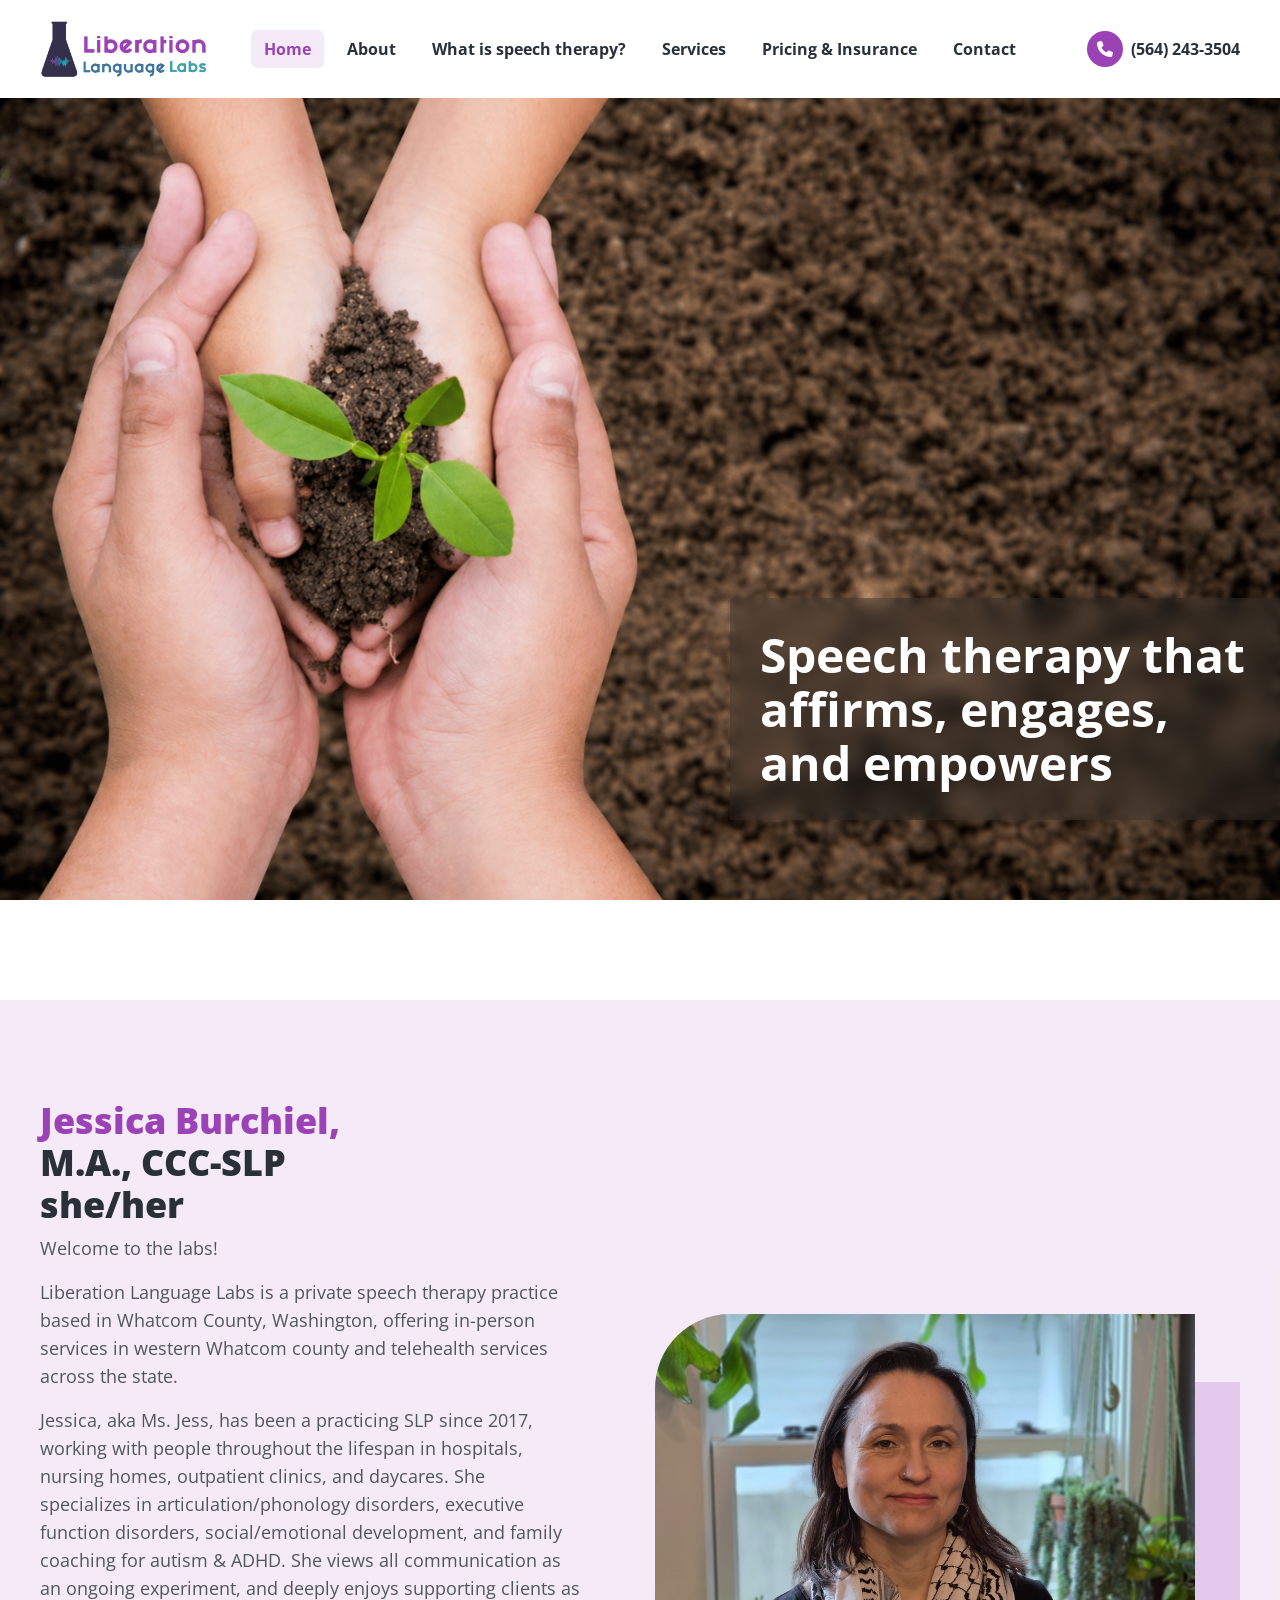
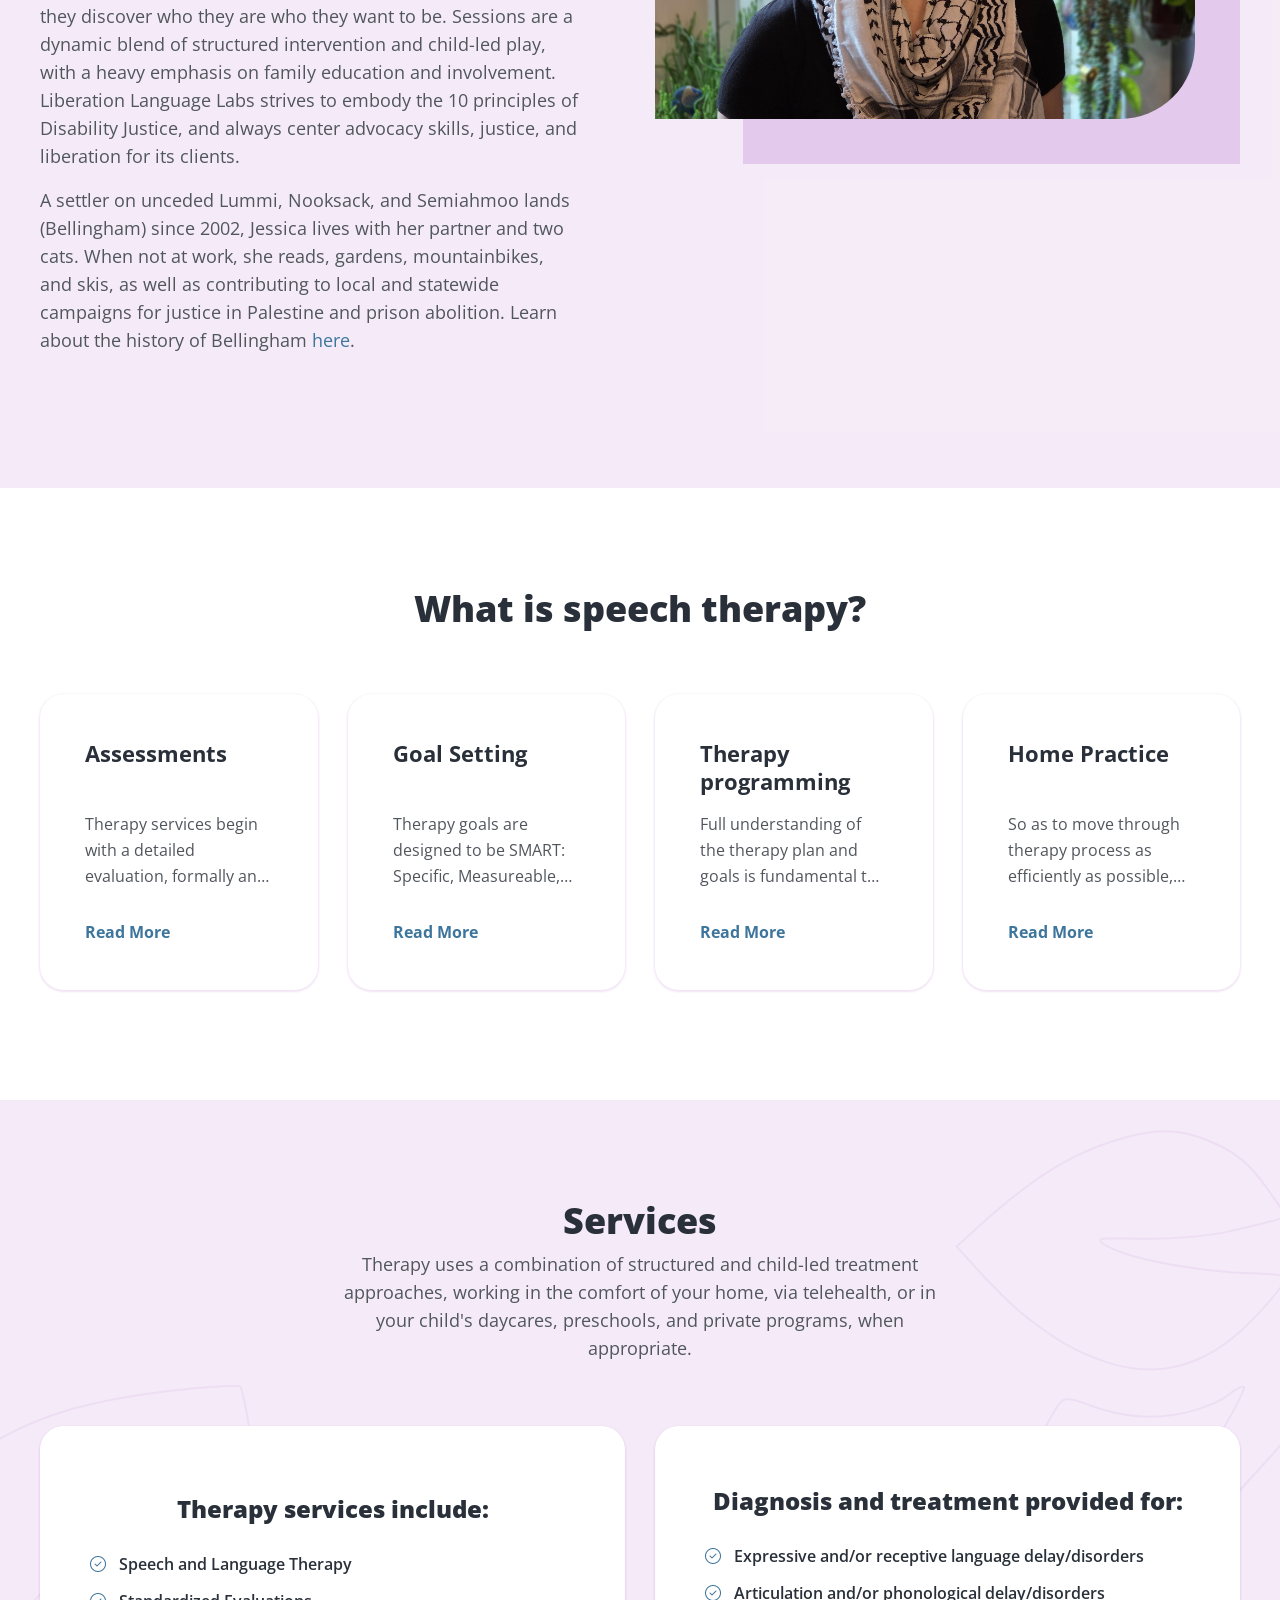
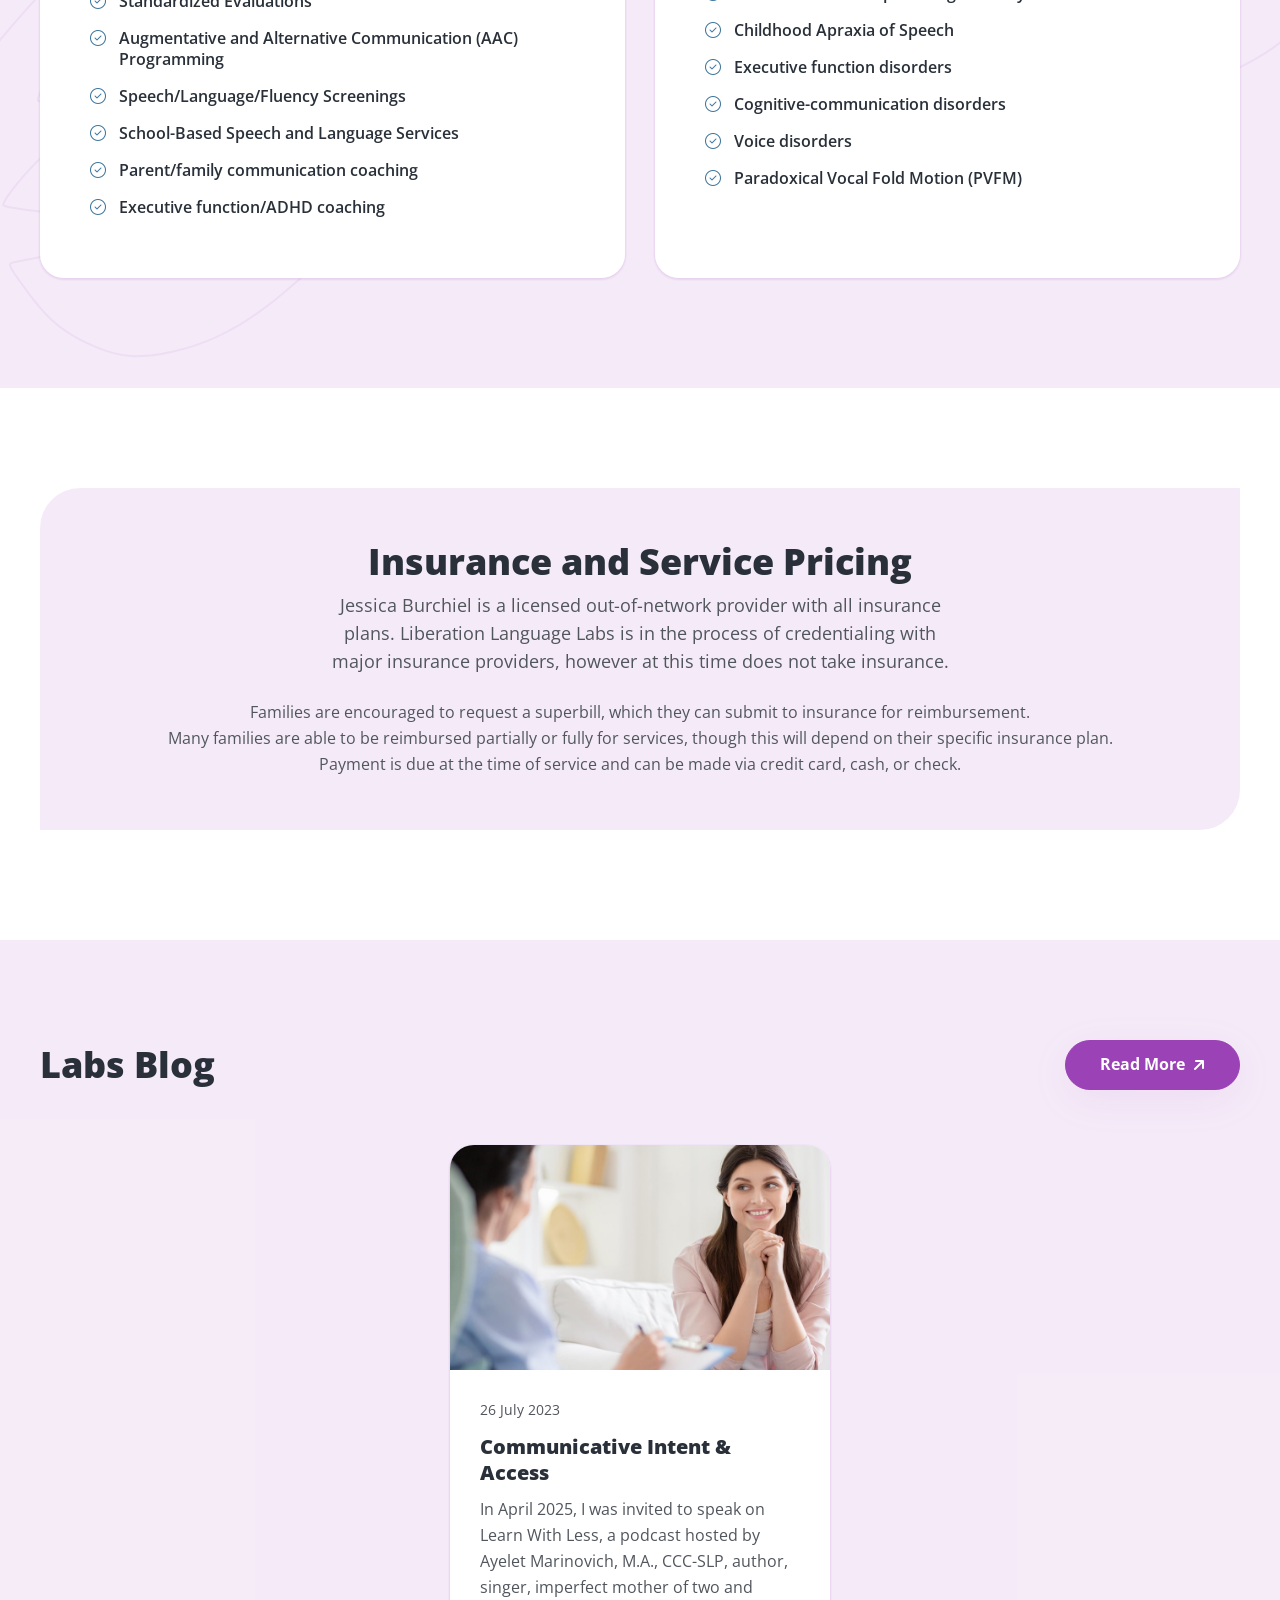
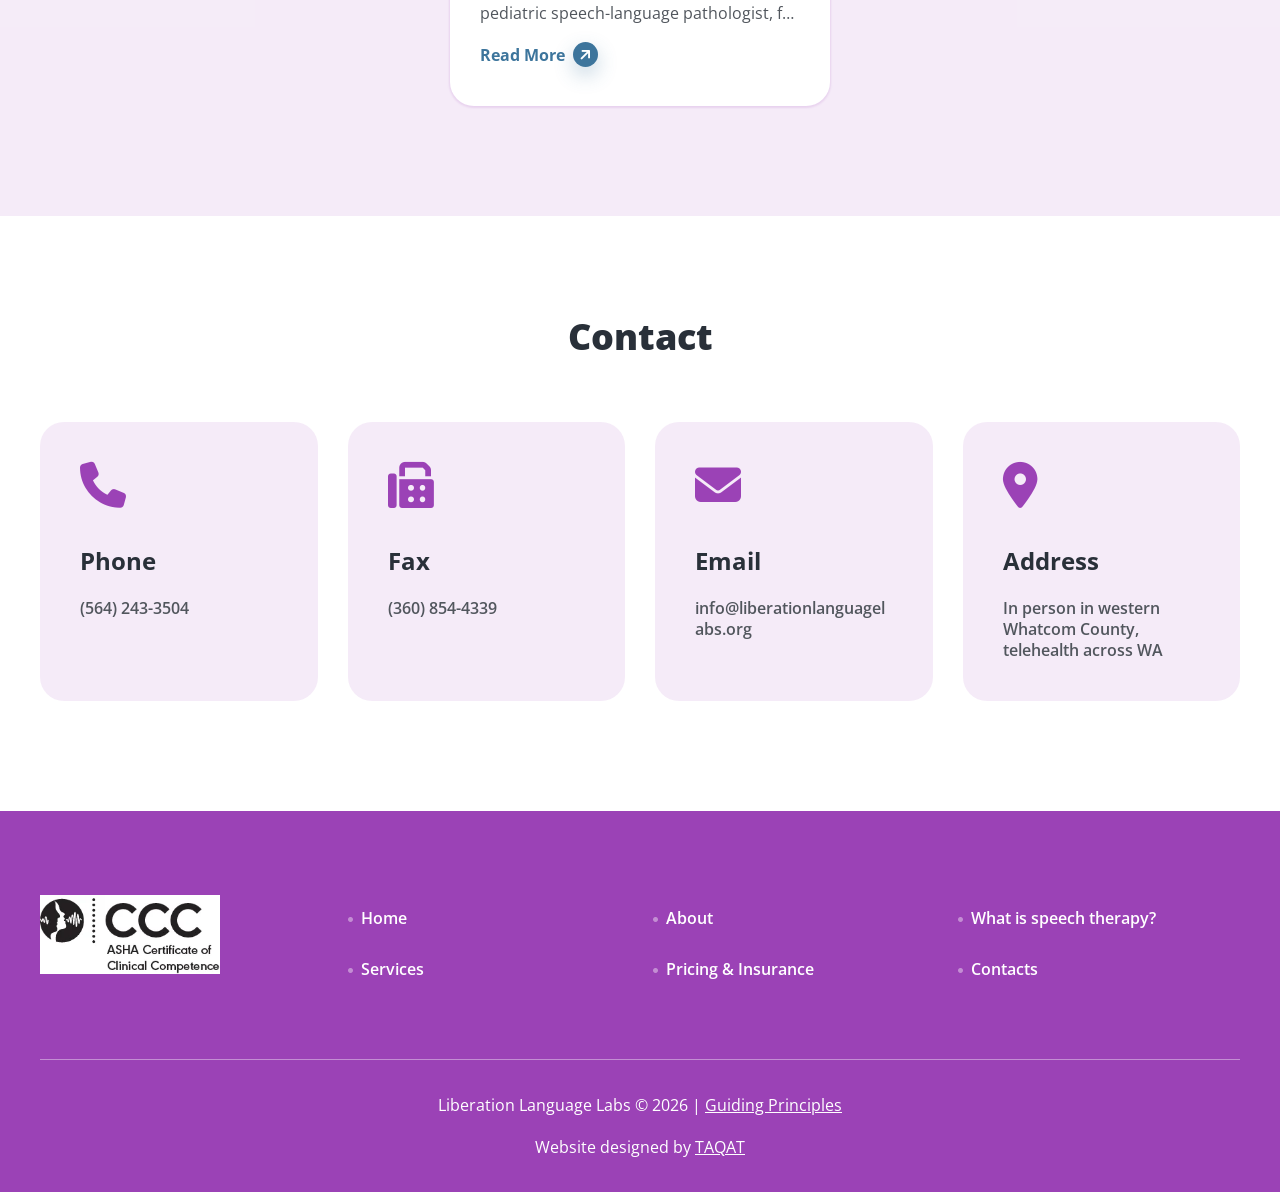
<file: index.html>
<!doctype html>
<html lang="en">

<head>
  <meta charset="utf-8">
  <meta name="viewport" content="width=device-width,initial-scale=1,shrink-to-fit=no">
  <meta http-equiv="x-ua-compatible" content="ie=edge">
  <title>Liberation Language Labs</title>
  <link rel="shortcut icon" href="assets/images/site_logo/favourite_icon.svg">
  <link rel="stylesheet" type="text/css" href="assets/css/bootstrap.min.css">
  <link rel="stylesheet" type="text/css" href="assets/css/fontawesome.min.css">
  <link rel="stylesheet" type="text/css" href="assets/css/style.min.css">
</head>

<body>
  <div class="page_wrapper">
    <div class="backtotop">
      <a href="#!" class="scroll">
        <i class="fa-solid fa-arrow-up"></i>
      </a>
    </div>
    <header class="site_header">
      <div class="container">
        <div class="row align-items-center">
          <div class="col-lg-2 col-5">
            <div class="site_logo">
              <a class="site_link" href="./index.html#home">
                <img src="assets/images/site_logo/site_logo_primary.png"
                  alt="Site Logo – Liberation Language Labs – Psychotherapist Site Template">
              </a>
            </div>
          </div>
          <div class="col-lg-8 col-2">
            <nav class="main_menu navbar navbar-expand-lg">
              <div class="main_menu_inner collapse navbar-collapse justify-content-center" id="main_menu_dropdown">
                <ul class="main_menu_list unordered_list">
                  <li class="active">
                    <a class="nav-link" href="./index.html#home">Home</a>
                  </li>
                  <li>
                    <a class="nav-link" href="./index.html#about">About</a>
                  </li>
                  <li>
                    <a class="nav-link" href="./index.html#speech_therapy">What is speech therapy?</a>
                  </li>
                  <li>
                    <a class="nav-link" href="./index.html#services">Services</a>
                  </li>
                  <li>
                    <a class="nav-link" href="./index.html#pricing_insurance">Pricing & Insurance</a>
                  </li>
                  <li>
                    <a class="nav-link" href="./index.html#contact">Contact</a>
                  </li>
                </ul>
              </div>
            </nav>
          </div>
          <div class="col-lg-2 col-5">
            <ul class="header_btns_group unordered_list justify-content-end">
              <li>
                <button class="mobile_menu_btn" type="button" data-bs-toggle="collapse"
                  data-bs-target="#main_menu_dropdown" aria-expanded="false" aria-label="Toggle navigation">
                  <i class="far fa-bars"></i>
                </button>
              </li>
              <li>
                <a class="btn_hotline" href="tel:+5642433504">
                  <span class="btn_icon">
                    <i class="fa-solid fa-phone"></i>
                  </span>
                  <span class="btn_text">(564) 243-3504</span>
                </a>
              </li>
              <!-- <li>
                <a class="btn_hotline" href="#" style="pointer-events: none; opacity: 0.9; cursor: not-allowed;">
                  <span class="btn_icon">
                    <i class="fa-solid fa-user"></i>
                  </span>
                  <span class="btn_text">Login (soon)</span>
              </a>
              </li> -->
            </ul>
          </div>
        </div>
      </div>
    </header>
    <main class="page_content">
      <!-- Home Section -->
      <section class="hero_section decoration_wrapper" id="home">
        <div class="hero_content_wrap">
          <img class="hero_bg_img" src="assets/images/hero/hero.png" alt="Speech therapy that affirms">
          <div class="hero_text_overlay">
            <h1 class="heading_text">Speech therapy that affirms, engages, and empowers</h1>
          </div>
        </div>
      </section>
      <div class="spacer_after_hero"></div>
      <!-- About Section -->
      <section class="about_section section_space_lg bg_primary_light" id="about">
        <div class="container">
          <div class="row align-items-center justify-content-lg-between">
            <div class="col-lg-6 order-lg-last">
              <div class="image_widget">
                <img src="assets/images/about/about_image_1-min.jpeg"
                  alt="About Image - Liberation Language Labs – Psychotherapist Site Template">
                <div class="image_shape bg_primary_light"></div>
              </div>
            </div>
            <div class="col-lg-6">
              <div class="about_content">
                <div class="section_heading mb-4">
                  <h2 class="section_heading_text">
                    <mark>Jessica Burchiel,</mark><br />
                    M.A., CCC-SLP <br />she/her
                  </h2>
                  <p class="section_heading_description">Welcome to the labs!</p>
                  <p class="section_heading_description">
                    Liberation Language Labs is a private speech therapy practice based in Whatcom County, Washington,
                    offering in-person services in western Whatcom county and telehealth services across the state.
                  </p>
                  <p class="section_heading_description">
                    Jessica, aka Ms. Jess, has been a practicing SLP since 2017, working with people throughout the
                    lifespan in hospitals, nursing homes, outpatient clinics, and daycares. She specializes in
                    articulation/phonology disorders, executive function disorders, social/emotional development, and
                    family coaching for autism & ADHD. She views all communication as an ongoing experiment, and deeply
                    enjoys supporting clients as they discover who they are who they want to be. Sessions are a dynamic
                    blend of structured intervention and child-led play, with a heavy emphasis on family education and
                    involvement. Liberation Language Labs strives to embody the 10 principles of Disability Justice, and
                    always center advocacy skills, justice, and liberation for its clients.
                  <p class="section_heading_description">
                    A settler on unceded Lummi, Nooksack, and Semiahmoo lands (Bellingham) since 2002, Jessica lives
                    with her partner and two cats. When not at work, she reads, gardens,
                    mountainbikes, and skis, as well as contributing to local and statewide campaigns for justice in
                    Palestine and prison abolition. Learn about the history of Bellingham <a
                      href=" https://wp.wwu.edu/timeline/" target="_blank">here</a>.
                  </p>
                </div>
              </div>
            </div>
          </div>
        </div>
      </section>
      <!-- What is speech therapy? Section -->
      <section class="service_section section_space_lg" id="speech_therapy">
        <div class="container">
          <div class="section_heading text-center">
            <h2 class="section_heading_text">What is speech therapy?</h2>
          </div>
          <div class="row justify-content-center g-4">
            <!-- Item -->
            <div class="col-12 col-md-6 col-lg-3">
              <div class="service_item">
                <div class="item_contact">
                  <h3 class="item_title">Assessments</h3>
                  <input type="checkbox" id="read-more-toggle-1" class="read-more-input d-none">
                  <p>
                    Therapy services begin with a detailed evaluation, formally and informally assessing areas of
                    concern and areas of strength. Assessments are collaborative and holistic, centered on the client's
                    wants, needs, and frustrations. Evaluations also serve to determine if there is a good
                    client-therapist relational fit. A referral to another specialist, such as an audiologist,
                    occupational therapist, mental health counselor, or ENT, may be recommended prior to initiating a
                    therapy program.
                  </p>
                  <label for="read-more-toggle-1" class="read-more-btn"></label>
                </div>
              </div>
            </div>
            <!-- Item -->
            <div class="col-12 col-md-6 col-lg-3">
              <div class="service_item">
                <div class="item_contact">
                  <h3 class="item_title">Goal Setting</h3>
                  <input type="checkbox" id="read-more-toggle-2" class="read-more-input d-none">
                  <p>
                    Therapy goals are designed to be SMART: Specific, Measureable, Achievable, Relevant, and Timely.
                    Therapy goals are determined collaboratively, and chosen so that they have the greatest positive
                    impact on communication, growth, and personal agency.
                  </p>
                  <label for="read-more-toggle-2" class="read-more-btn"></label>
                </div>
              </div>
            </div>
            <!-- Item -->
            <div class="col-12 col-md-6 col-lg-3">
              <div class="service_item">
                <div class="item_contact">
                  <h3 class="item_title">Therapy programming</h3>
                  <input type="checkbox" id="read-more-toggle-3" class="read-more-input d-none">
                  <p>
                    Full understanding of the therapy plan and goals is fundamental to client motivation and consent.
                    Clients should understand what is being targeted, why goals were chosen, and the overall prognosis
                    for improvement. Therapy sessions are 40 minutes long, scheduled once weekly or up to three times
                    per week, depending on scheduling availability.
                  </p>
                  <label for="read-more-toggle-3" class="read-more-btn"></label>
                </div>
              </div>
            </div>
            <!-- Item -->
            <div class="col-12 col-md-6 col-lg-3">
              <div class="service_item">
                <div class="item_contact">
                  <h3 class="item_title">Home Practice</h3>
                  <input type="checkbox" id="read-more-toggle-4" class="read-more-input d-none">
                  <p>
                    So as to move through therapy process as efficiently as possible, daily home practice is an expected
                    component of every therapy plan. Home practice is designed to be easy, fast, and to maintain the
                    progress made in individual therapy sessions over the course of the week.
                  </p>
                  <label for="read-more-toggle-4" class="read-more-btn"></label>
                </div>
              </div>
            </div>
          </div>
        </div>
      </section>
      <!-- Services Section -->
      <section class="pricing_section section_space_lg bg_primary_light decoration_wrapper" id="services">
        <div class="container">
          <div class="section_heading text-center">
            <h2 class="section_heading_text">Services</h2>
            <p class="section_heading_description mb-0">
              Therapy uses a combination of structured and child-led treatment approaches, working in the comfort of
              your home, via telehealth, or in your child's daycares, preschools, and private programs, when
              appropriate.
            </p>
          </div>
          <div class="row g-4">
            <div class="col-12 col-md-6">
              <div class="pricing_item">
                <h3 class="badge_popular"></h3>
                <h4 class="pricing_heading">Therapy services include:</h4>
                <ul class="info_list unordered_list_block">
                  <li>
                    <span class="info_icon">
                      <i class="fa-light fa-circle-check"></i>
                    </span>
                    <span class="info_text">Speech and Language Therapy</span>
                  </li>
                  <li>
                    <span class="info_icon">
                      <i class="fa-light fa-circle-check"></i>
                    </span>
                    <span class="info_text">Standardized Evaluations</span>
                  </li>
                  <li>
                    <span class="info_icon">
                      <i class="fa-light fa-circle-check"></i>
                    </span>
                    <span class="info_text">Augmentative and Alternative Communication (AAC) Programming</span>
                  </li>
                  <li>
                    <span class="info_icon">
                      <i class="fa-light fa-circle-check"></i>
                    </span>
                    <span class="info_text">Speech/Language/Fluency Screenings</span>
                  </li>
                  <li>
                    <span class="info_icon">
                      <i class="fa-light fa-circle-check"></i>
                    </span>
                    <span class="info_text">School-Based Speech and Language Services</span>
                  </li>
                  <li>
                    <span class="info_icon">
                      <i class="fa-light fa-circle-check"></i>
                    </span>
                    <span class="info_text">Parent/family communication coaching</span>
                  </li>
                  <li>
                    <span class="info_icon">
                      <i class="fa-light fa-circle-check"></i>
                    </span>
                    <span class="info_text">Executive function/ADHD coaching</span>
                  </li>
                </ul>
              </div>
            </div>
            <div class="col-12 col-md-6">
              <div class="pricing_item">
                <h3 class="pricing_heading">Diagnosis and treatment provided for:</h3>
                <ul class="info_list unordered_list_block">
                  <li>
                    <span class="info_icon">
                      <i class="fa-light fa-circle-check"></i>
                    </span>
                    <span class="info_text">Expressive and/or receptive language delay/disorders</span>
                  </li>
                  <li>
                    <span class="info_icon">
                      <i class="fa-light fa-circle-check"></i>
                    </span>
                    <span class="info_text">Articulation and/or phonological delay/disorders</span>
                  </li>
                  <li>
                    <span class="info_icon">
                      <i class="fa-light fa-circle-check"></i>
                    </span>
                    <span class="info_text">Childhood Apraxia of Speech</span>
                  </li>
                  <li>
                    <span class="info_icon">
                      <i class="fa-light fa-circle-check"></i>
                    </span>
                    <span class="info_text">Executive function disorders</span>
                  </li>
                  <li>
                    <span class="info_icon">
                      <i class="fa-light fa-circle-check"></i>
                    </span>
                    <span class="info_text">Cognitive-communication disorders</span>
                  </li>
                  <li>
                    <span class="info_icon">
                      <i class="fa-light fa-circle-check"></i>
                    </span>
                    <span class="info_text">Voice disorders</span>
                  </li>
                  <li>
                    <span class="info_icon">
                      <i class="fa-light fa-circle-check"></i>
                    </span>
                    <span class="info_text">Paradoxical Vocal Fold Motion (PVFM)</span>
                  </li>
                </ul>
              </div>
            </div>
          </div>
        </div>
        <div class="decoration_item shape_leaf_1">
          <img src="assets/images/shapes/shape_leaf_right_top.svg" alt="Shape Leaf - Liberation Language Labs">
        </div>
        <div class="decoration_item shape_leaf_2">
          <img src="assets/images/shapes/shape_leaf_left_bottom.svg" alt="Shape Leaf - Liberation Language Labs">
        </div>
      </section>
      <!-- Insurance and Service Pricing Section -->
      <section class="service_section section_space_lg" id="pricing_insurance">
        <div class="container">
          <div class="section_heading text-center mb-0">
            <div class="office_hour_list bg_primary_light">
              <h2 class="section_heading_text">Insurance and Service Pricing</h2>
              <p class="section_heading_description mb-4">
                Jessica Burchiel is a licensed out-of-network provider with all insurance plans. Liberation Language
                Labs is in the process of credentialing with major insurance providers, however at this time does not
                take insurance.
              </p>
              <p class="text-md mb-0 fs-6 lh-md lh-md-lg">
                Families are encouraged to request a superbill, which they can submit to insurance for
                reimbursement.<br />
                Many families are able to be reimbursed partially or fully for services, though this will depend on
                their specific insurance plan.<br />
                Payment is due at the time of service and can be made via credit card, cash, or check.
              </p>
            </div>

          </div>
        </div>
      </section>
      <!-- Testimonial Section -->
      <!-- <section class="testimonial_section section_space_lg bg_primary_light">
        <div class="container">
          <div class="section_heading text-center">
            <h2 class="section_heading_text">What Patients Say</h2>
            <p class="section_heading_description mb-0">coming soon</p>
          </div>
        </div>
      </section> -->
      <!-- Blog Section -->
      <section class="blog_section section_space_lg bg_primary_light">
        <div class="container">
          <div class="section_heading">
            <div class="row align-items-center">
              <div class="col-md-6">
                <h2 class="section_heading_text mb-0">Labs Blog</h2>
              </div>
              <div class="col-md-6 d-none d-md-flex justify-content-end">
                <a class="btn btn-primary" href="blogs.html">
                  <span class="btn_text" data-text="Read More">Read More</span>
                  <span class="btn_icon">
                    <i class="fa-solid fa-arrow-up-right"></i>
                  </span>
                </a>
              </div>
            </div>
          </div>
          <div class="row justify-content-center">
            <!-- Item -->
            <div class="col-12 col-md-6 col-lg-4">
              <div class="blog_item">
                <div class="blog_image">
                  <a class="blog_image_wrap" href="blog_details.html">
                    <img src="assets/images/blogs/blog_image_10-min.jpg"
                      alt="Talking Minds - Top seven challenges in counselling children">
                  </a>
                </div>
                <div class="blog_content">
                  <ul class="post_meta unordered_list">
                    <li>26 July 2023</li>
                  </ul>
                  <h3 class="item_title">Communicative Intent & Access</h3>
                  <p>
                    In April 2025, I was invited to speak on Learn With Less, a podcast hosted by Ayelet Marinovich,
                    M.A., CCC-SLP, author, singer, imperfect mother of two and pediatric speech-language pathologist,
                    for a podcast for parents, caregivers, and educators and founder of Learn With Less. We discussed
                    the importance of communicative intent and access to communication as a human right. Check out the
                    episode here!<br />
                    <a href="https://podscan.fm/podcasts/learn-with-less/episodes/what-gets-in-the-way-of-recognizing-that-all-communication-has-value-an-episode-with-jess-burchiel-ma-ccc-slp"
                      target="_blank">What Gets In The Way of Recognizing That All Communication Has Value? An episode
                      with Jess Burchiel, M.A., CCC-SLP - Learn With Less - Podcast Episode - Podscan.fm</a>
                  </p>
                  <a class="btn-link" href="blog_details.html">
                    <span class="btn_text">Read More</span>
                    <span class="btn_icon">
                      <i class="fa-solid fa-arrow-up-right"></i>
                    </span>
                  </a>
                </div>
              </div>
            </div>
          </div>
        </div>
      </section>
      <!-- Contact Section -->
      <section class="contact_section section_space_lg" id="contact">
        <div class="container">
          <div class="section_heading text-center">
            <h2 class="section_heading_text">Contact</h2>
          </div>
          <div class="contact_infobox_wrapper row justify-content-center g-4">
            <div class="col-12 col-sm-6 col-md-6 col-lg-3">
              <div class="contact_info_box">
                <div class="item_icon"><i class="fa-solid fa-phone"></i></div>
                <div class="item_contact">
                  <h3 class="item_title">Phone</h3>
                  <ul class="info_list unordered_list_block">
                    <li><span class="info_text">(564) 243-3504</span></li>
                  </ul>
                </div>
              </div>
            </div>
            <div class="col-12 col-sm-6 col-md-6 col-lg-3">
              <div class="contact_info_box">
                <div class="item_icon"><i class="fa-solid fa-fax"></i></div>
                <div class="item_contact">
                  <h3 class="item_title">Fax</h3>
                  <ul class="info_list unordered_list_block">
                    <li><span class="info_text">(360) 854-4339</span></li>
                  </ul>
                </div>
              </div>
            </div>
            <div class="col-12 col-sm-6 col-md-6 col-lg-3">
              <div class="contact_info_box">
                <div class="item_icon"><i class="fa-solid fa-envelope"></i></div>
                <div class="item_contact">
                  <h3 class="item_title">Email</h3>
                  <ul class="info_list unordered_list_block">
                    <li><span class="info_text">info@liberationlanguagelabs.org</span></li>
                  </ul>
                </div>
              </div>
            </div>
            <div class="col-12 col-sm-6 col-md-6 col-lg-3">
              <div class="contact_info_box">
                <div class="item_icon"><i class="fa-solid fa-location-dot"></i></div>
                <div class="item_contact">
                  <h3 class="item_title">Address</h3>
                  <ul class="info_list unordered_list_block">
                    <li><span class="info_text">In person in western Whatcom County, telehealth across WA</span></li>
                  </ul>
                </div>
              </div>
            </div>
          </div>
        </div>
      </section>
    </main>
    <footer class="site_footer bg_primary">
      <div class="container">
        <div class="site_footer_content">
          <div class="row align-items-center">
            <div class="col-lg-3">
              <div class="site_logo">
                <a class="site_link" href="./index.html#home">
                  <img src="assets/images/site_logo/site_logo_white.webp"
                    alt="Site Logo – Liberation Language Labs – Psychotherapist Site Template">
                </a>
              </div>
            </div>
            <div class="col-lg-9">
              <ul class="info_list unordered_list justify-content-center row g-3">
                <li class="col-auto col-lg-4">
                  <a href="./index.html#home">
                    <span class="info_icon">
                      <i class="fa-solid fa-circle"></i>
                    </span>
                    <span class="info_text">Home</span>
                  </a>
                </li>
                <li class="col-auto col-lg-4">
                  <a href="./index.html#about">
                    <span class="info_icon">
                      <i class="fa-solid fa-circle"></i>
                    </span>
                    <span class="info_text">About</span>
                  </a>
                </li>
                <li class="col-auto col-lg-4">
                  <a href="./index.html#speech_therapy">
                    <span class="info_icon">
                      <i class="fa-solid fa-circle"></i>
                    </span>
                    <span class="info_text">What is speech therapy?</span>
                  </a>
                </li>
                <li class="col-auto col-lg-4">
                  <a href="./index.html#services">
                    <span class="info_icon">
                      <i class="fa-solid fa-circle"></i>
                    </span>
                    <span class="info_text">Services</span>
                  </a>
                </li>
                <li class="col-auto col-lg-4">
                  <a href="./index.html#pricing_insurance">
                    <span class="info_icon">
                      <i class="fa-solid fa-circle"></i>
                    </span>
                    <span class="info_text">Pricing & Insurance</span>
                  </a>
                </li>
                <li class="col-auto col-lg-4">
                  <a href="./index.html#contact">
                    <span class="info_icon">
                      <i class="fa-solid fa-circle"></i>
                    </span>
                    <span class="info_text">Contacts</span>
                  </a>
                </li>
              </ul>
            </div>
          </div>
        </div>
        <div class="copyright_widget text-center">
          <p class="copyright_text">
            Liberation Language Labs © 2026 |
            <a href="./principles.html">
              Guiding Principles
            </a>
          </p>
          <p class="copyright_text m-0">Website designed by
            <a href="https://www.taqat-gaza.com/en" target="_blank">TAQAT</a>
          </p>
        </div>
      </div>
    </footer>
  </div>
  <script src="assets/js/bootstrap.min.js"></script>
  <script src="assets/js/main.min.js"></script>
</body>

</html>
</file>
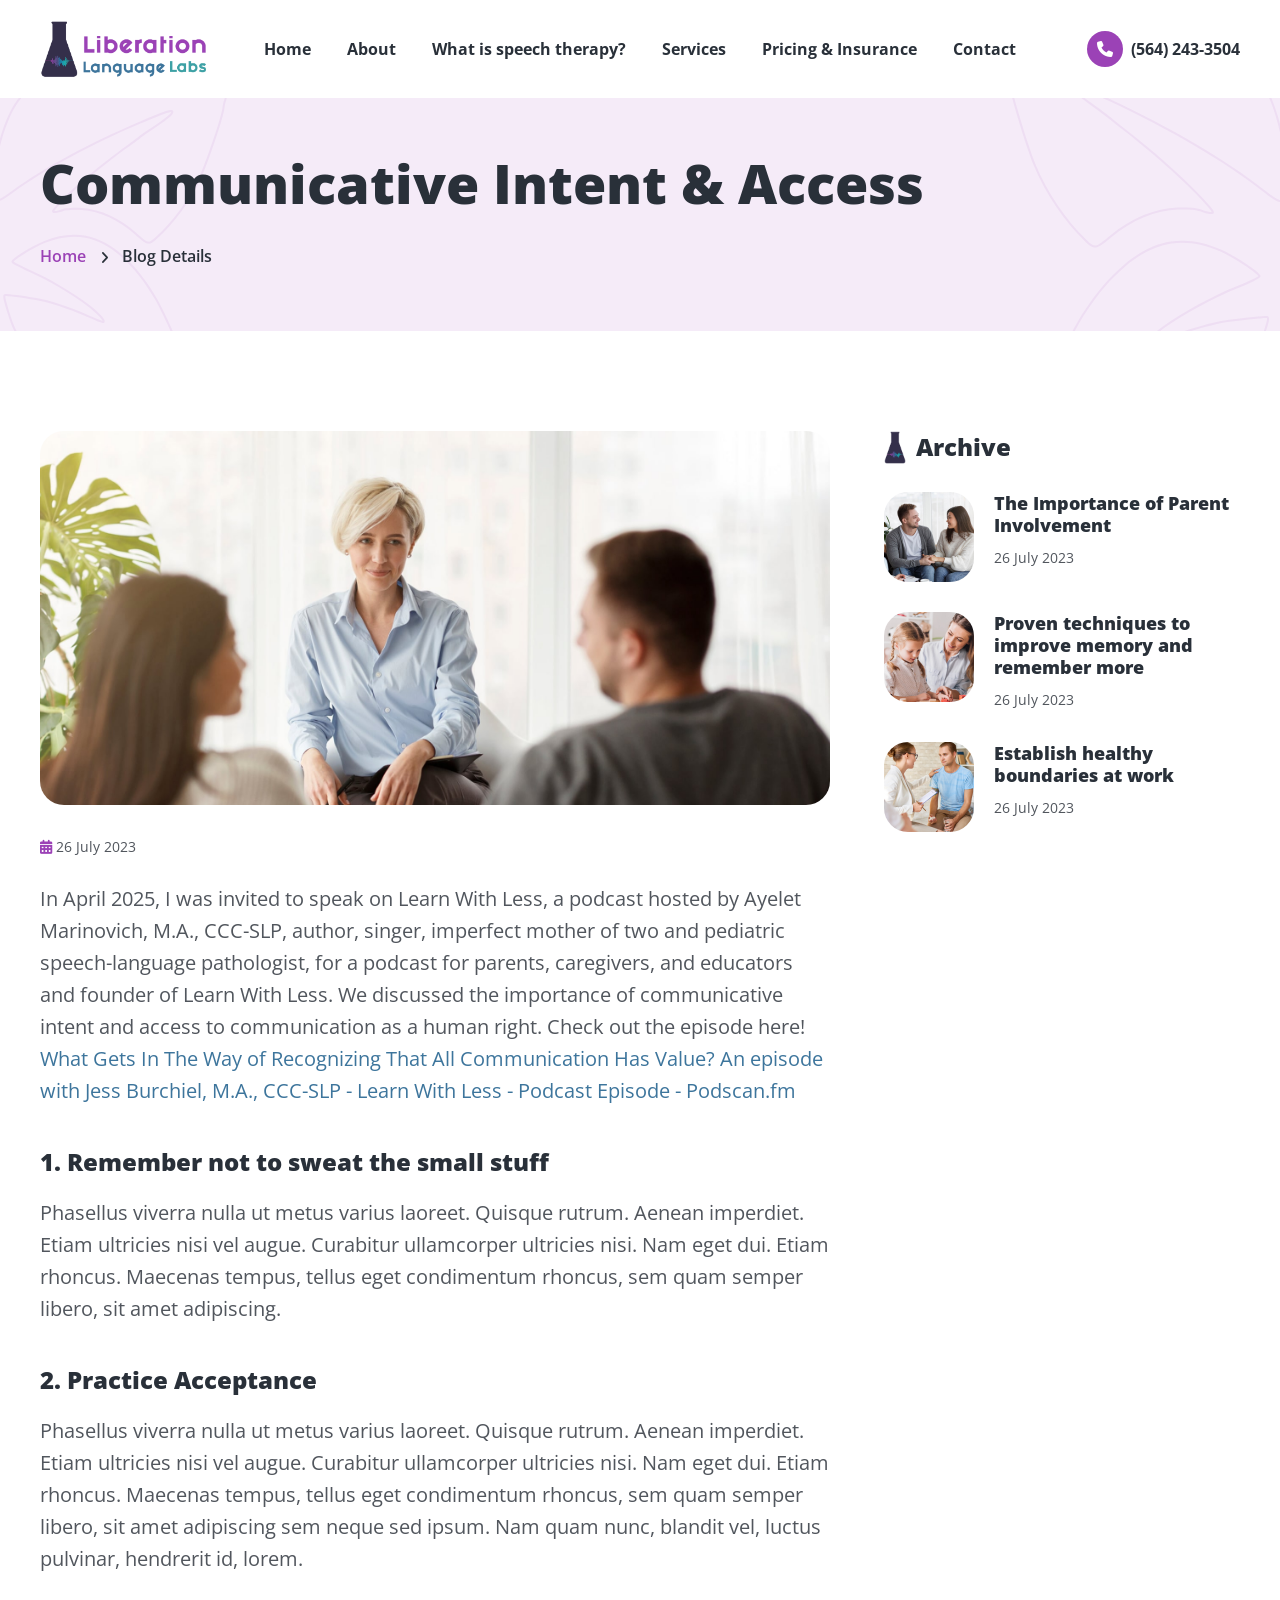
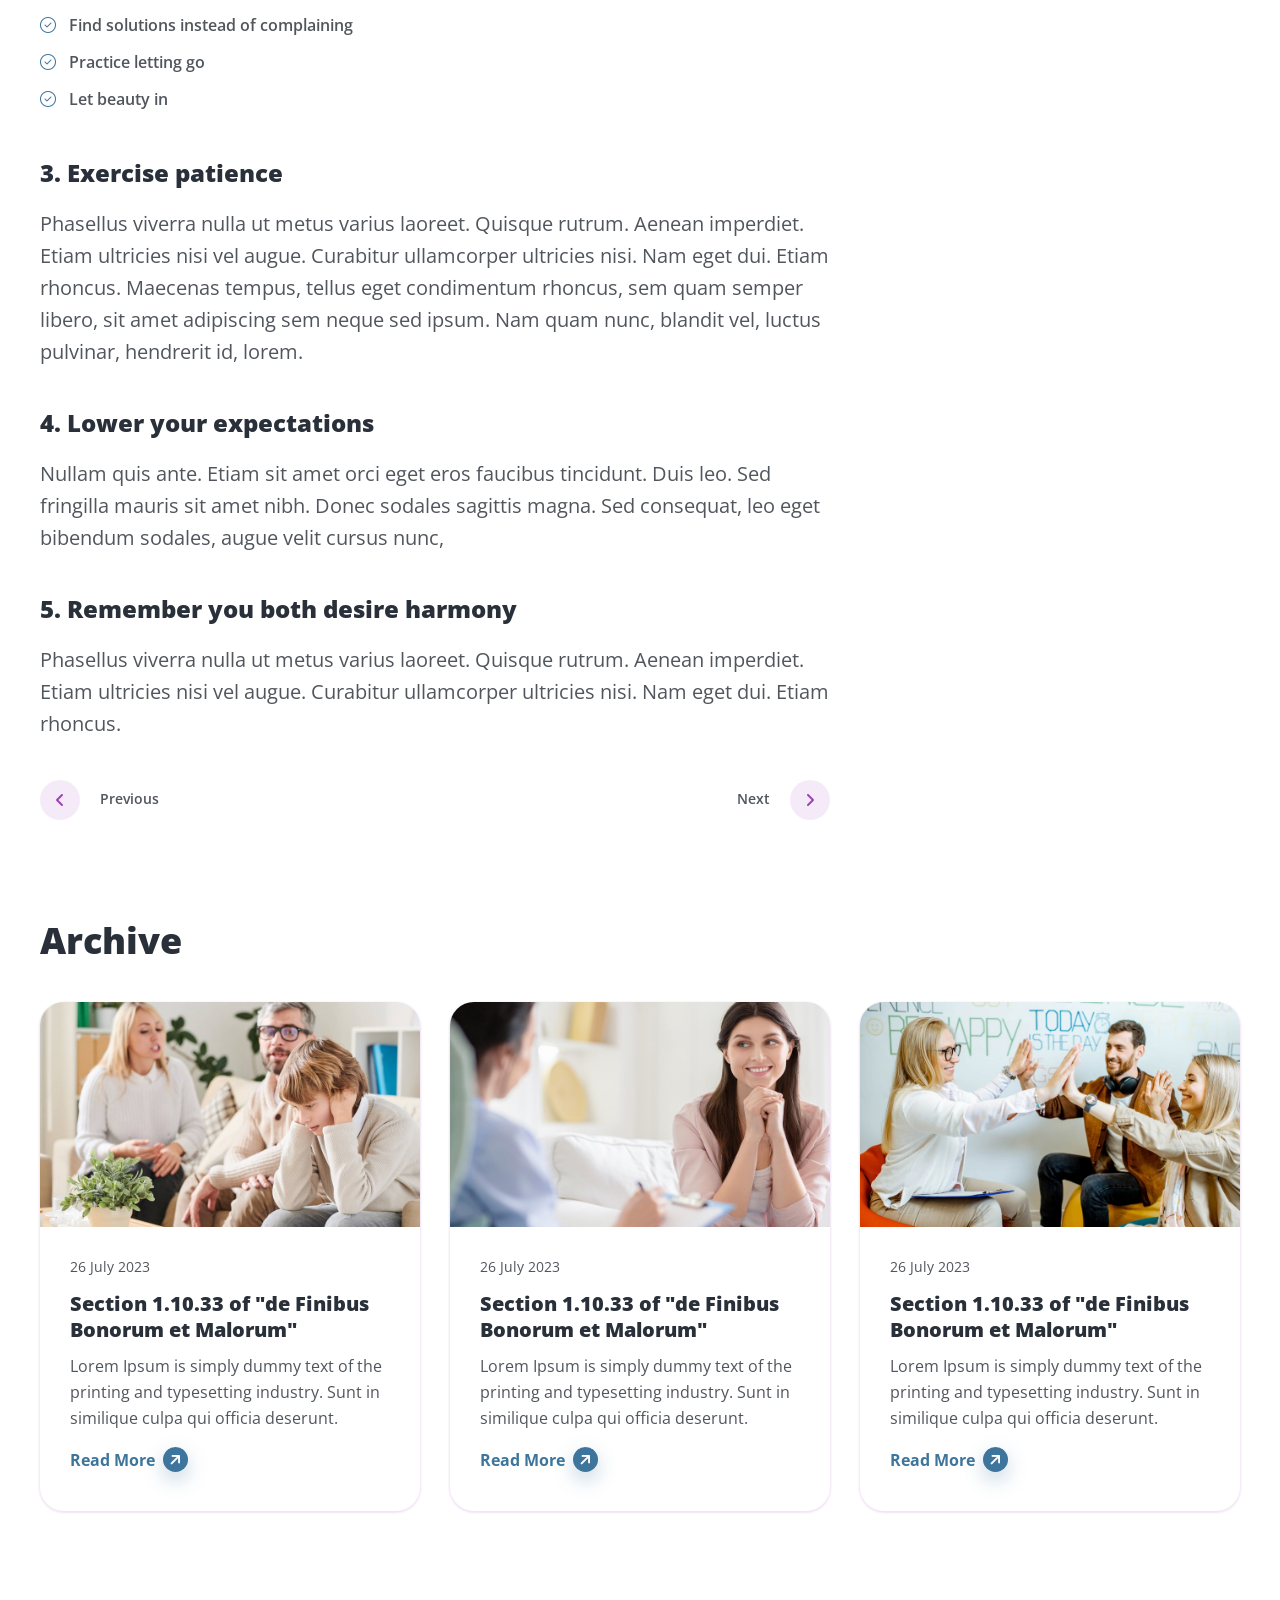
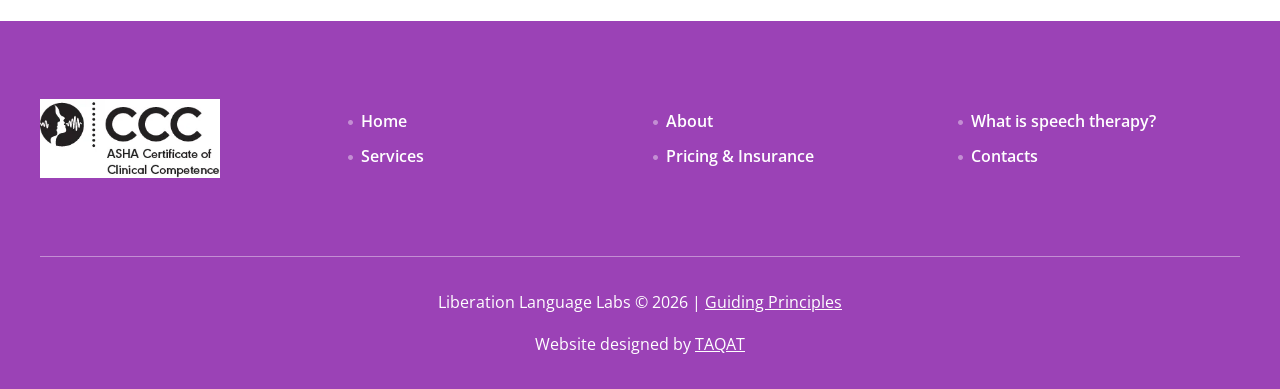
<file: blog_details.html>
<!doctype html>
<html lang="en">

<head>
  <meta charset="utf-8">
  <meta name="viewport" content="width=device-width,initial-scale=1,shrink-to-fit=no">
  <meta http-equiv="x-ua-compatible" content="ie=edge">
  <title>Liberation Language Labs</title>
  <link rel="shortcut icon" href="assets/images/site_logo/favourite_icon.svg">
  <link rel="stylesheet" type="text/css" href="assets/css/bootstrap.min.css">
  <link rel="stylesheet" type="text/css" href="assets/css/fontawesome.min.css">
  <link rel="stylesheet" type="text/css" href="assets/css/style.min.css">
</head>

<body>
  <div class="page_wrapper">
    <div class="backtotop"><a href="#" class="scroll"><i class="fa-solid fa-arrow-up"></i></a></div>

    <header class="site_header">
      <div class="container">
        <div class="row align-items-center">
          <div class="col-lg-2 col-5">
            <div class="site_logo">
              <a class="site_link" href="./index.html#home">
                <img src="assets/images/site_logo/site_logo_primary.png"
                  alt="Site Logo – Liberation Language Labs – Psychotherapist Site Template">
              </a>
            </div>
          </div>
          <div class="col-lg-8 col-2">
            <nav class="main_menu navbar navbar-expand-lg">
              <div class="main_menu_inner collapse navbar-collapse justify-content-center" id="main_menu_dropdown">
                <ul class="main_menu_list unordered_list">
                  <li class="active">
                    <a class="nav-link" href="./index.html#home">Home</a>
                  </li>
                  <li>
                    <a class="nav-link" href="./index.html#about">About</a>
                  </li>
                  <li>
                    <a class="nav-link" href="./index.html#speech_therapy">What is speech therapy?</a>
                  </li>
                  <li>
                    <a class="nav-link" href="./index.html#services">Services</a>
                  </li>
                  <li>
                    <a class="nav-link" href="./index.html#pricing_insurance">Pricing & Insurance</a>
                  </li>
                  <li>
                    <a class="nav-link" href="./index.html#contact">Contact</a>
                  </li>
                </ul>
              </div>
            </nav>
          </div>
          <div class="col-lg-2 col-5">
            <ul class="header_btns_group unordered_list justify-content-end">
              <li>
                <button class="mobile_menu_btn" type="button" data-bs-toggle="collapse"
                  data-bs-target="#main_menu_dropdown" aria-expanded="false" aria-label="Toggle navigation">
                  <i class="far fa-bars"></i>
                </button>
              </li>
              <li>
                <a class="btn_hotline" href="tel:+5642433504">
                  <span class="btn_icon">
                    <i class="fa-solid fa-phone"></i>
                  </span>
                  <span class="btn_text">(564) 243-3504</span>
                </a>
              </li>
            </ul>
          </div>
        </div>
      </div>
    </header>
    <main class="page_content">
      <section class="page_banner decoration_wrapper">
        <div class="container">
          <h1 class="page_title">Communicative Intent & Access</h1>
          <ul class="breadcrumb_nav unordered_list justify-content-center justify-content-lg-start">
            <li><a href="index.html">Home</a></li>
            <li>Blog Details</li>
          </ul>
        </div>
        <div class="decoration_item shape_leaf_1"><img src="assets/images/shapes/shape_leaf_left.svg"
            alt="Shape Leaf - Talking Minds - Psychotherapist Site Template"></div>
        <div class="decoration_item shape_leaf_2"><img src="assets/images/shapes/shape_leaf_right.svg"
            alt="Shape Leaf - Talking Minds - Psychotherapist Site Template"></div>
      </section>
      <section class="blog_details_section section_space_lg pb-0">
        <div class="container">
          <div class="row">
            <div class="col-lg-8">
              <div class="details_image"><img src="assets/images/blogs/blog_details_image_1-min.jpg"
                  alt="Talking Minds - Psychotherapist Site Template"></div>
              <div class="details_content">
                <ul class="post_meta unordered_list mb-4">
                  <li><i class="fa-solid fa-calendar-days"></i> 26 July 2023</li>
                </ul>
                <p>In April 2025, I was invited to speak on Learn With Less, a podcast hosted by Ayelet Marinovich,
                  M.A., CCC-SLP, author, singer, imperfect mother of two and pediatric speech-language pathologist,
                  for a podcast for parents, caregivers, and educators and founder of Learn With Less. We discussed
                  the importance of communicative intent and access to communication as a human right. Check out the
                  episode here!<br />
                  <a href="https://podscan.fm/podcasts/learn-with-less/episodes/what-gets-in-the-way-of-recognizing-that-all-communication-has-value-an-episode-with-jess-burchiel-ma-ccc-slp"
                    target="_blank">What Gets In The Way of Recognizing That All Communication Has Value? An episode
                    with Jess Burchiel, M.A., CCC-SLP - Learn With Less - Podcast Episode - Podscan.fm</a>
                </p>
                <h3 class="details_info_title">1. Remember not to sweat the small stuff</h3>
                <p>Phasellus viverra nulla ut metus varius laoreet. Quisque rutrum. Aenean imperdiet. Etiam ultricies
                  nisi vel augue. Curabitur ullamcorper ultricies nisi. Nam eget dui. Etiam rhoncus. Maecenas tempus,
                  tellus eget condimentum rhoncus, sem quam semper libero, sit amet adipiscing.</p>
                <h3 class="details_info_title">2. Practice Acceptance</h3>
                <p>Phasellus viverra nulla ut metus varius laoreet. Quisque rutrum. Aenean imperdiet. Etiam ultricies
                  nisi vel augue. Curabitur ullamcorper ultricies nisi. Nam eget dui. Etiam rhoncus. Maecenas tempus,
                  tellus eget condimentum rhoncus, sem quam semper libero, sit amet adipiscing sem neque sed ipsum. Nam
                  quam nunc, blandit vel, luctus pulvinar, hendrerit id, lorem.</p>
                <ul class="info_list unordered_list_block mb-5">
                  <li><span class="info_icon"><i class="fa-light fa-circle-check"></i> </span><span
                      class="info_text">Find solutions instead of complaining</span></li>
                  <li><span class="info_icon"><i class="fa-light fa-circle-check"></i> </span><span
                      class="info_text">Practice letting go</span></li>
                  <li><span class="info_icon"><i class="fa-light fa-circle-check"></i> </span><span
                      class="info_text">Let beauty in</span></li>
                </ul>
                <h3 class="details_info_title">3. Exercise patience</h3>
                <p>Phasellus viverra nulla ut metus varius laoreet. Quisque rutrum. Aenean imperdiet. Etiam ultricies
                  nisi vel augue. Curabitur ullamcorper ultricies nisi. Nam eget dui. Etiam rhoncus. Maecenas tempus,
                  tellus eget condimentum rhoncus, sem quam semper libero, sit amet adipiscing sem neque sed ipsum. Nam
                  quam nunc, blandit vel, luctus pulvinar, hendrerit id, lorem.</p>
                <h3 class="details_info_title">4. Lower your expectations</h3>
                <p>Nullam quis ante. Etiam sit amet orci eget eros faucibus tincidunt. Duis leo. Sed fringilla mauris
                  sit amet nibh. Donec sodales sagittis magna. Sed consequat, leo eget bibendum sodales, augue velit
                  cursus nunc,</p>
                <h3 class="details_info_title">5. Remember you both desire harmony</h3>
                <p>Phasellus viverra nulla ut metus varius laoreet. Quisque rutrum. Aenean imperdiet. Etiam ultricies
                  nisi vel augue. Curabitur ullamcorper ultricies nisi. Nam eget dui. Etiam rhoncus.</p>
                <div class="prev_next_post_nav">
                  <a href="#!">
                    <span class="item_icon"><i class="fa-solid fa-angle-left"></i></span>
                    <span class="item_content"><b>Previous</b></span>
                  </a>
                  <a href="#!">
                    <span class="item_icon"><i class="fa-solid fa-angle-right"></i></span>
                    <span class="item_content"><b>Next</b></span>
                  </a>
                </div>
              </div>
            </div>
            <div class="col-lg-4">
              <aside class="sidebar ps-lg-4">
                <div class="sidebar_widget">
                  <h3 class="sidebar_widget_title"><span class="title_icon"><img
                        src="assets/images/site_logo/favourite_icon.svg"
                        alt="Talking Minds - Psychotherapist Site Template"> </span><span
                      class="title_text">Archive</span></h3>
                  <ul class="reecommended_post_group unordered_list_block">
                    <li>
                      <div class="blog_item_small">
                        <div class="blog_image"><a class="blog_image_wrap" href="blog_details.html"><img
                              src="assets/images/blogs/small_blog_image_1.jpg"
                              alt="Talking Minds - Psychotherapist Site Template"></a></div>
                        <div class="blog_content">
                          <h3 class="item_title"><a href="blog_details.html">The Importance of Parent Involvement</a>
                          </h3>
                          <ul class="post_meta unordered_list">
                            <li>26 July 2023</li>
                          </ul>
                        </div>
                      </div>
                    </li>
                    <li>
                      <div class="blog_item_small">
                        <div class="blog_image"><a class="blog_image_wrap" href="blog_details.html"><img
                              src="assets/images/blogs/small_blog_image_2.jpg"
                              alt="Talking Minds - Psychotherapist Site Template"></a></div>
                        <div class="blog_content">
                          <h3 class="item_title"><a href="blog_details.html">Proven techniques to improve memory and
                              remember more</a></h3>
                          <ul class="post_meta unordered_list">
                            <li>26 July 2023</li>
                          </ul>
                        </div>
                      </div>
                    </li>
                    <li>
                      <div class="blog_item_small">
                        <div class="blog_image"><a class="blog_image_wrap" href="blog_details.html"><img
                              src="assets/images/blogs/small_blog_image_3.jpg"
                              alt="Talking Minds - Psychotherapist Site Template"></a></div>
                        <div class="blog_content">
                          <h3 class="item_title"><a href="blog_details.html">Establish healthy boundaries at work</a>
                          </h3>
                          <ul class="post_meta unordered_list">
                            <li>26 July 2023</li>
                          </ul>
                        </div>
                      </div>
                    </li>
                  </ul>
                </div>
              </aside>
            </div>
          </div>
        </div>
      </section>
      <section class="blog_section section_space_lg">
        <div class="container">
          <div class="section_heading">
            <h2 class="section_heading_text mb-0">Archive</h2>
          </div>
          <div class="row">
            <div class="col-lg-4">
              <div class="blog_item">
                <div class="blog_image"><a class="blog_image_wrap" href="blog_details.html"><img
                      src="assets/images/blogs/blog_image_9-min.jpg"
                      alt="Talking Minds - The pros and cons of group psychotherapy"></a></div>
                <div class="blog_content">
                  <ul class="post_meta unordered_list">
                    <li>26 July 2023</li>
                  </ul>
                  <h3 class="item_title">
                    <a href="blog_details.html">Section 1.10.33 of "de Finibus Bonorum et Malorum"</a>
                  </h3>
                  <p>Lorem Ipsum is simply dummy text of the printing and typesetting industry. Sunt in similique culpa
                    qui officia deserunt.</p><a class="btn-link" href="blog_details.html"><span class="btn_text">Read
                      More</span> <span class="btn_icon"><i class="fa-solid fa-arrow-up-right"></i></span></a>
                </div>
              </div>
            </div>
            <div class="col-lg-4">
              <div class="blog_item">
                <div class="blog_image"><a class="blog_image_wrap" href="blog_details.html"><img
                      src="assets/images/blogs/blog_image_10-min.jpg"
                      alt="Talking Minds - Top seven challenges in counselling children"></a></div>
                <div class="blog_content">
                  <ul class="post_meta unordered_list">
                    <li>26 July 2023</li>
                  </ul>
                  <h3 class="item_title"><a href="blog_details.html">Section 1.10.33 of "de Finibus Bonorum et
                      Malorum"</a></h3>
                  <p>Lorem Ipsum is simply dummy text of the printing and typesetting industry. Sunt in similique culpa
                    qui officia deserunt.</p><a class="btn-link" href="blog_details.html"><span class="btn_text">Read
                      More</span> <span class="btn_icon"><i class="fa-solid fa-arrow-up-right"></i></span></a>
                </div>
              </div>
            </div>
            <div class="col-lg-4">
              <div class="blog_item">
                <div class="blog_image"><a class="blog_image_wrap" href="blog_details.html"><img
                      src="assets/images/blogs/blog_image_11-min.jpg"
                      alt="Talking Minds - Actions, types and tips for finding group therapy"></a></div>
                <div class="blog_content">
                  <ul class="post_meta unordered_list">
                    <li>26 July 2023</li>
                  </ul>
                  <h3 class="item_title"><a href="blog_details.html">Section 1.10.33 of "de Finibus Bonorum et
                      Malorum"</a></h3>
                  <p>Lorem Ipsum is simply dummy text of the printing and typesetting industry. Sunt in similique culpa
                    qui officia deserunt.</p><a class="btn-link" href="blog_details.html"><span class="btn_text">Read
                      More</span> <span class="btn_icon"><i class="fa-solid fa-arrow-up-right"></i></span></a>
                </div>
              </div>
            </div>
          </div>
        </div>
      </section>
    </main>
    <footer class="site_footer bg_primary">
      <div class="container">
        <div class="site_footer_content">
          <div class="row align-items-center">
            <div class="col-lg-3">
              <div class="site_logo">
                <a class="site_link" href="./index.html#home">
                  <img src="assets/images/site_logo/site_logo_white.webp"
                    alt="Site Logo – Liberation Language Labs – Psychotherapist Site Template">
                </a>
              </div>
            </div>
            <div class="col-lg-9">
              <ul class="info_list unordered_list justify-content-center row">
                <li class="col-auto col-lg-4">
                  <a href="./index.html#home">
                    <span class="info_icon">
                      <i class="fa-solid fa-circle"></i>
                    </span>
                    <span class="info_text">Home</span>
                  </a>
                </li>
                <li class="col-auto col-lg-4">
                  <a href="./index.html#about">
                    <span class="info_icon">
                      <i class="fa-solid fa-circle"></i>
                    </span>
                    <span class="info_text">About</span>
                  </a>
                </li>
                <li class="col-auto col-lg-4">
                  <a href="./index.html#speech_therapy">
                    <span class="info_icon">
                      <i class="fa-solid fa-circle"></i>
                    </span>
                    <span class="info_text">What is speech therapy?</span>
                  </a>
                </li>
                <li class="col-auto col-lg-4">
                  <a href="./index.html#services">
                    <span class="info_icon">
                      <i class="fa-solid fa-circle"></i>
                    </span>
                    <span class="info_text">Services</span>
                  </a>
                </li>
                <li class="col-auto col-lg-4">
                  <a href="./index.html#pricing_insurance">
                    <span class="info_icon">
                      <i class="fa-solid fa-circle"></i>
                    </span>
                    <span class="info_text">Pricing & Insurance</span>
                  </a>
                </li>
                <li class="col-auto col-lg-4">
                  <a href="./index.html#contact">
                    <span class="info_icon">
                      <i class="fa-solid fa-circle"></i>
                    </span>
                    <span class="info_text">Contacts</span>
                  </a>
                </li>
              </ul>
            </div>
          </div>
        </div>
        <div class="copyright_widget text-center">
          <p class="copyright_text">
            Liberation Language Labs © 2026 |
            <a href="./principles.html">
              Guiding Principles
            </a>
          </p>
          <p class="copyright_text m-0">Website designed by
            <a href="https://www.taqat-gaza.com/en" target="_blank">TAQAT</a>
          </p>
        </div>
      </div>
    </footer>
  </div>
  <script src="assets/js/bootstrap.min.js"></script>
  <script src="assets/js/main.min.js"></script>
</body>

</html>
</file>
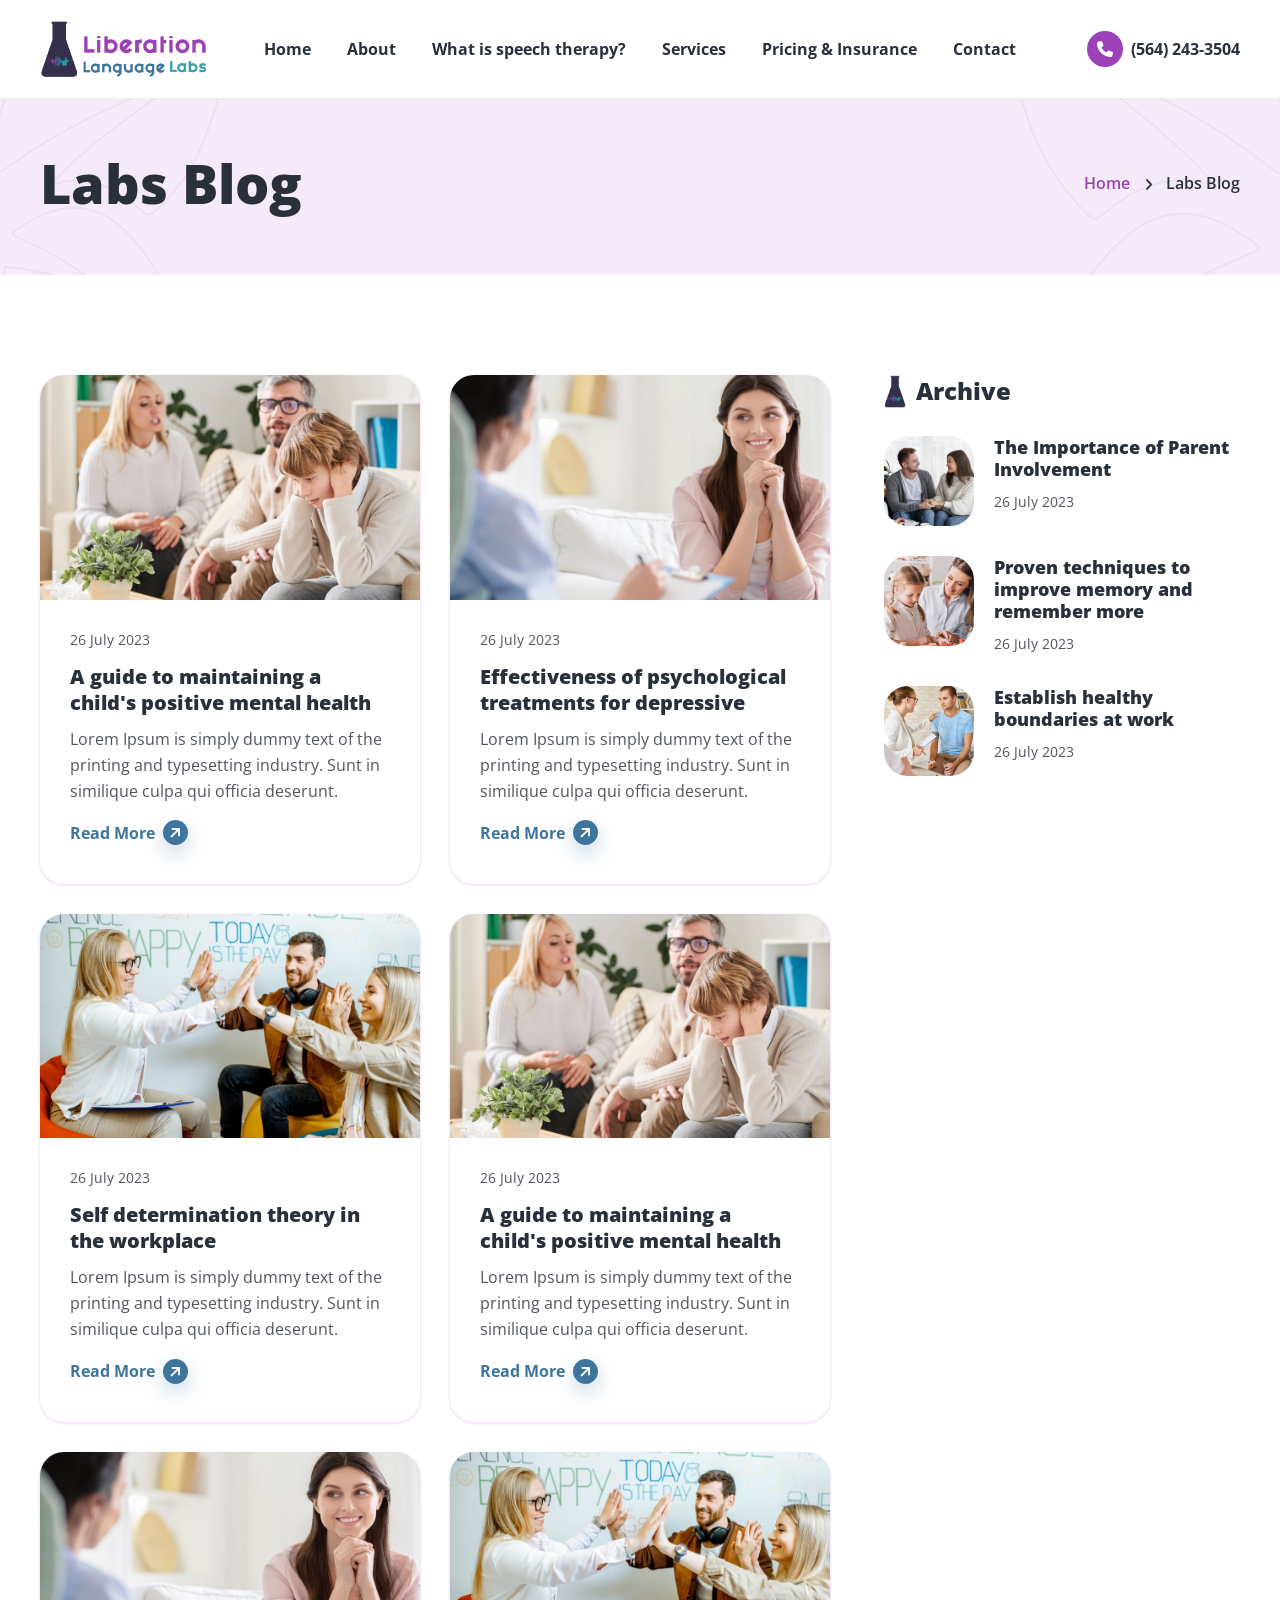
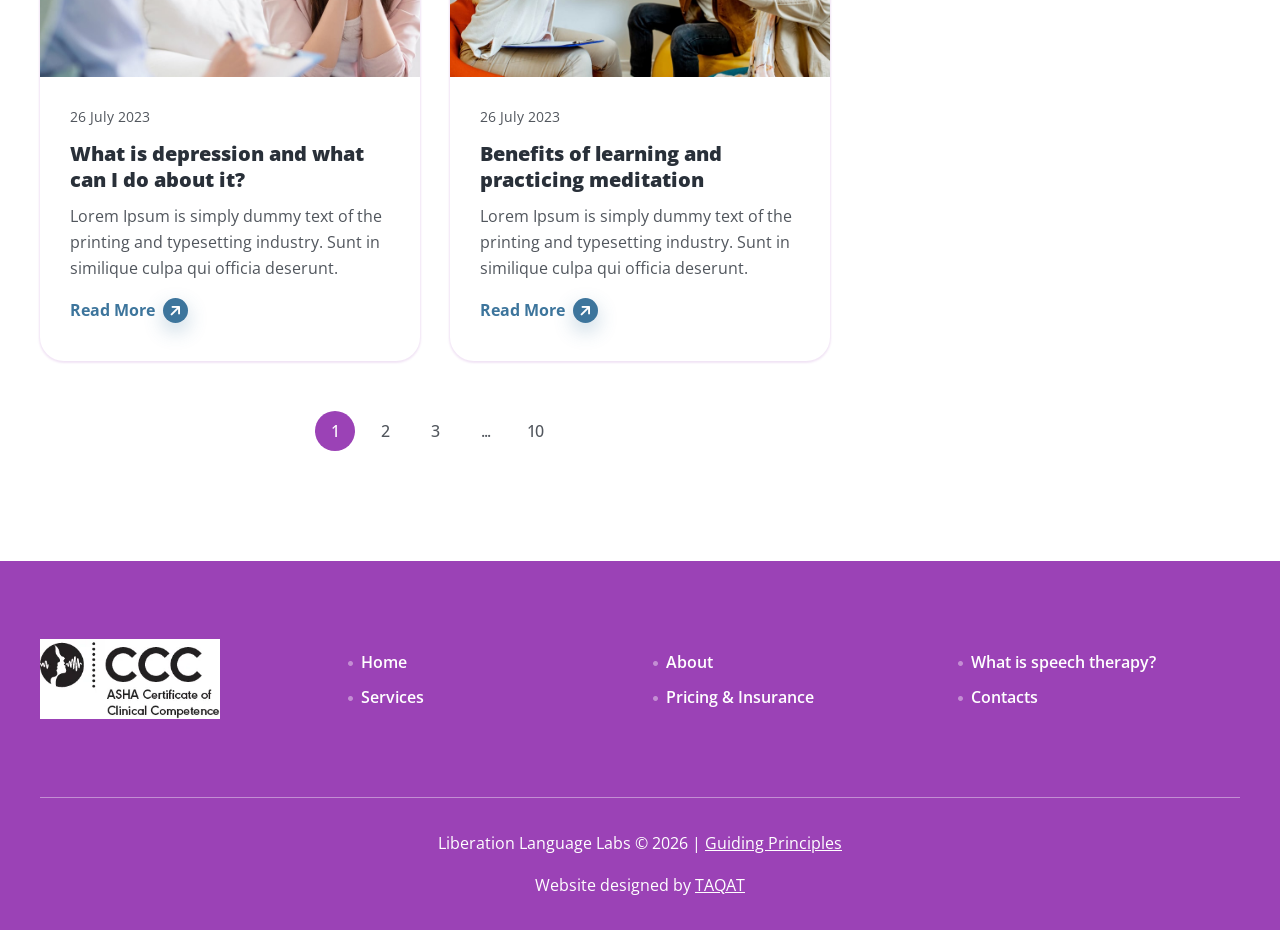
<file: blogs.html>
<!doctype html>
<html lang="en">

<head>
  <meta charset="utf-8">
  <meta name="viewport" content="width=device-width,initial-scale=1,shrink-to-fit=no">
  <meta http-equiv="x-ua-compatible" content="ie=edge">
  <title>Liberation Language Labs</title>
  <link rel="shortcut icon" href="assets/images/site_logo/favourite_icon.svg">
  <link rel="stylesheet" type="text/css" href="assets/css/bootstrap.min.css">
  <link rel="stylesheet" type="text/css" href="assets/css/fontawesome.min.css">
  <link rel="stylesheet" type="text/css" href="assets/css/style.min.css">
</head>

<body>
  <div class="page_wrapper">
    <div class="backtotop"><a href="#" class="scroll"><i class="fa-solid fa-arrow-up"></i></a></div>
    <header class="site_header">
      <div class="container">
        <div class="row align-items-center">
          <div class="col-lg-2 col-5">
            <div class="site_logo">
              <a class="site_link" href="./index.html#home">
                <img src="assets/images/site_logo/site_logo_primary.png"
                  alt="Site Logo – Liberation Language Labs – Psychotherapist Site Template">
              </a>
            </div>
          </div>
          <div class="col-lg-8 col-2">
            <nav class="main_menu navbar navbar-expand-lg">
              <div class="main_menu_inner collapse navbar-collapse justify-content-center" id="main_menu_dropdown">
                <ul class="main_menu_list unordered_list">
                  <li class="active">
                    <a class="nav-link" href="./index.html#home">Home</a>
                  </li>
                  <li>
                    <a class="nav-link" href="./index.html#about">About</a>
                  </li>
                  <li>
                    <a class="nav-link" href="./index.html#speech_therapy">What is speech therapy?</a>
                  </li>
                  <li>
                    <a class="nav-link" href="./index.html#services">Services</a>
                  </li>
                  <li>
                    <a class="nav-link" href="./index.html#pricing_insurance">Pricing & Insurance</a>
                  </li>
                  <li>
                    <a class="nav-link" href="./index.html#contact">Contact</a>
                  </li>
                </ul>
              </div>
            </nav>
          </div>
          <div class="col-lg-2 col-5">
            <ul class="header_btns_group unordered_list justify-content-end">
              <li>
                <button class="mobile_menu_btn" type="button" data-bs-toggle="collapse"
                  data-bs-target="#main_menu_dropdown" aria-expanded="false" aria-label="Toggle navigation">
                  <i class="far fa-bars"></i>
                </button>
              </li>
              <li>
                <a class="btn_hotline" href="tel:+5642433504">
                  <span class="btn_icon">
                    <i class="fa-solid fa-phone"></i>
                  </span>
                  <span class="btn_text">(564) 243-3504</span>
                </a>
              </li>
            </ul>
          </div>
        </div>
      </div>
    </header>
    <main class="page_content">
      <section class="page_banner decoration_wrapper">
        <div class="container">
          <div class="row align-items-center">
            <div class="col-lg-6">
              <h1 class="page_title mb-0">Labs Blog</h1>
            </div>
            <div class="col-lg-6">
              <ul class="breadcrumb_nav unordered_list justify-content-md-end justify-content-center">
                <li><a href="index.html">Home</a></li>
                <li>Labs Blog</li>
              </ul>
            </div>
          </div>
        </div>
        <div class="decoration_item shape_leaf_1"><img src="assets/images/shapes/shape_leaf_left.svg"
            alt="Shape Leaf - Talking Minds - Psychotherapist Site Template"></div>
        <div class="decoration_item shape_leaf_2"><img src="assets/images/shapes/shape_leaf_right.svg"
            alt="Shape Leaf - Talking Minds - Psychotherapist Site Template"></div>
      </section>
      <section class="blog_section section_space_lg">
        <div class="container">
          <div class="row">
            <div class="col-lg-8">
              <div class="row">
                <div class="col-md-6">
                  <div class="blog_item">
                    <div class="blog_image">
                      <a class="blog_image_wrap" href="blog_details.html">
                        <img src="assets/images/blogs/blog_image_9-min.jpg"
                          alt="Talking Minds - The pros and cons of group psychotherapy">
                      </a>
                    </div>
                    <div class="blog_content">
                      <ul class="post_meta unordered_list">
                        <li>26 July 2023</li>
                      </ul>
                      <h3 class="item_title">
                        <a href="blog_details.html">A guide to maintaining a child's positive mental health</a>
                      </h3>
                      <p>Lorem Ipsum is simply dummy text of the printing and typesetting industry. Sunt in similique
                        culpa qui officia deserunt.</p>
                      <a class="btn-link" href="blog_details.html">
                        <span class="btn_text">Read More</span>
                        <span class="btn_icon"><i class="fa-solid fa-arrow-up-right"></i></span>
                      </a>
                    </div>
                  </div>
                </div>
                <div class="col-md-6">
                  <div class="blog_item">
                    <div class="blog_image"><a class="blog_image_wrap" href="blog_details.html">
                        <img src="assets/images/blogs/blog_image_10-min.jpg"
                          alt="Talking Minds - Top seven challenges in counselling children">
                      </a>
                    </div>
                    <div class="blog_content">
                      <ul class="post_meta unordered_list">
                        <li>26 July 2023</li>
                      </ul>
                      <h3 class="item_title"><a href="blog_details.html">Effectiveness of psychological treatments for
                          depressive</a></h3>
                      <p>Lorem Ipsum is simply dummy text of the printing and typesetting industry. Sunt in similique
                        culpa qui officia deserunt.</p><a class="btn-link" href="blog_details.html"><span
                          class="btn_text">Read More</span> <span class="btn_icon"><i
                            class="fa-solid fa-arrow-up-right"></i></span></a>
                    </div>
                  </div>
                </div>
                <div class="col-md-6">
                  <div class="blog_item">
                    <div class="blog_image">
                      <a class="blog_image_wrap" href="blog_details.html">
                        <img src="assets/images/blogs/blog_image_11-min.jpg"
                          alt="Talking Minds - Actions, types and tips for finding group therapy">
                      </a>
                    </div>
                    <div class="blog_content">
                      <ul class="post_meta unordered_list">
                        <li>26 July 2023</li>
                      </ul>
                      <h3 class="item_title"><a href="blog_details.html">Self determination theory in the workplace</a>
                      </h3>
                      <p>Lorem Ipsum is simply dummy text of the printing and typesetting industry. Sunt in similique
                        culpa qui officia deserunt.</p><a class="btn-link" href="blog_details.html"><span
                          class="btn_text">Read More</span> <span class="btn_icon"><i
                            class="fa-solid fa-arrow-up-right"></i></span></a>
                    </div>
                  </div>
                </div>
                <div class="col-md-6">
                  <div class="blog_item">
                    <div class="blog_image">
                      <a class="blog_image_wrap" href="blog_details.html">
                        <img src="assets/images/blogs/blog_image_9-min.jpg"
                          alt="Talking Minds - The pros and cons of group psychotherapy">
                      </a>
                    </div>
                    <div class="blog_content">
                      <ul class="post_meta unordered_list">
                        <li>26 July 2023</li>
                      </ul>
                      <h3 class="item_title"><a href="blog_details.html">A guide to maintaining a child's positive
                          mental health</a></h3>
                      <p>Lorem Ipsum is simply dummy text of the printing and typesetting industry. Sunt in similique
                        culpa qui officia deserunt.</p><a class="btn-link" href="blog_details.html"><span
                          class="btn_text">Read More</span> <span class="btn_icon"><i
                            class="fa-solid fa-arrow-up-right"></i></span></a>
                    </div>
                  </div>
                </div>
                <div class="col-md-6">
                  <div class="blog_item">
                    <div class="blog_image">
                      <a class="blog_image_wrap" href="blog_details.html"><img
                          src="assets/images/blogs/blog_image_10-min.jpg"
                          alt="Talking Minds - Top seven challenges in counselling children">
                      </a>
                    </div>
                    <div class="blog_content">
                      <ul class="post_meta unordered_list">
                        <li>26 July 2023</li>
                      </ul>
                      <h3 class="item_title"><a href="blog_details.html">What is depression and what can I do about
                          it?</a></h3>
                      <p>Lorem Ipsum is simply dummy text of the printing and typesetting industry. Sunt in similique
                        culpa qui officia deserunt.</p><a class="btn-link" href="blog_details.html"><span
                          class="btn_text">Read More</span> <span class="btn_icon"><i
                            class="fa-solid fa-arrow-up-right"></i></span></a>
                    </div>
                  </div>
                </div>
                <div class="col-md-6">
                  <div class="blog_item">
                    <div class="blog_image">
                      <a class="blog_image_wrap" href="blog_details.html">
                        <img src="assets/images/blogs/blog_image_11-min.jpg"
                          alt="Talking Minds - Actions, types and tips for finding group therapy">
                      </a>
                    </div>
                    <div class="blog_content">
                      <ul class="post_meta unordered_list">
                        <li>26 July 2023</li>
                      </ul>
                      <h3 class="item_title"><a href="blog_details.html">Benefits of learning and practicing
                          meditation</a></h3>
                      <p>Lorem Ipsum is simply dummy text of the printing and typesetting industry. Sunt in similique
                        culpa qui officia deserunt.</p><a class="btn-link" href="blog_details.html"><span
                          class="btn_text">Read More</span> <span class="btn_icon"><i
                            class="fa-solid fa-arrow-up-right"></i></span></a>
                    </div>
                  </div>
                </div>
              </div>
              <div class="pagination_wrap">
                <ul class="pagination_nav unordered_list justify-content-center">
                  <li class="active"><a href="#!">1</a></li>
                  <li><a href="#!">2</a></li>
                  <li><a href="#!">3</a></li>
                  <li><a href="#!">...</a></li>
                  <li><a href="#!">10</a></li>
                </ul>
              </div>
            </div>
            <div class="col-lg-4">
              <aside class="sidebar ps-lg-4">
                <div class="sidebar_widget">
                  <h3 class="sidebar_widget_title">
                    <span class="title_icon">
                      <img src="assets/images/site_logo/favourite_icon.svg"
                        alt="Talking Minds - Psychotherapist Site Template">
                    </span>
                    <span class="title_text">Archive</span>
                  </h3>
                  <ul class="reecommended_post_group unordered_list_block">
                    <li>
                      <div class="blog_item_small">
                        <div class="blog_image"><a class="blog_image_wrap" href="blog_details.html"><img
                              src="assets/images/blogs/small_blog_image_1.jpg"
                              alt="Talking Minds - Psychotherapist Site Template"></a></div>
                        <div class="blog_content">
                          <h3 class="item_title"><a href="blog_details.html">The Importance of Parent Involvement</a>
                          </h3>
                          <ul class="post_meta unordered_list">
                            <li>26 July 2023</li>
                          </ul>
                        </div>
                      </div>
                    </li>
                    <li>
                      <div class="blog_item_small">
                        <div class="blog_image"><a class="blog_image_wrap" href="blog_details.html"><img
                              src="assets/images/blogs/small_blog_image_2.jpg"
                              alt="Talking Minds - Psychotherapist Site Template"></a></div>
                        <div class="blog_content">
                          <h3 class="item_title"><a href="blog_details.html">Proven techniques to improve memory and
                              remember more</a></h3>
                          <ul class="post_meta unordered_list">
                            <li>26 July 2023</li>
                          </ul>
                        </div>
                      </div>
                    </li>
                    <li>
                      <div class="blog_item_small">
                        <div class="blog_image"><a class="blog_image_wrap" href="blog_details.html"><img
                              src="assets/images/blogs/small_blog_image_3.jpg"
                              alt="Talking Minds - Psychotherapist Site Template"></a></div>
                        <div class="blog_content">
                          <h3 class="item_title"><a href="blog_details.html">Establish healthy boundaries at work</a>
                          </h3>
                          <ul class="post_meta unordered_list">
                            <li>26 July 2023</li>
                          </ul>
                        </div>
                      </div>
                    </li>
                  </ul>
                </div>
              </aside>
            </div>
          </div>
        </div>
      </section>
    </main>
    <footer class="site_footer bg_primary">
      <div class="container">
        <div class="site_footer_content">
          <div class="row align-items-center">
            <div class="col-lg-3">
              <div class="site_logo">
                <a class="site_link" href="./index.html#home">
                  <img src="assets/images/site_logo/site_logo_white.webp"
                    alt="Site Logo – Liberation Language Labs – Psychotherapist Site Template">
                </a>
              </div>
            </div>
            <div class="col-lg-9">
              <ul class="info_list unordered_list justify-content-center row">
                <li class="col-auto col-lg-4">
                  <a href="./index.html#home">
                    <span class="info_icon">
                      <i class="fa-solid fa-circle"></i>
                    </span>
                    <span class="info_text">Home</span>
                  </a>
                </li>
                <li class="col-auto col-lg-4">
                  <a href="./index.html#about">
                    <span class="info_icon">
                      <i class="fa-solid fa-circle"></i>
                    </span>
                    <span class="info_text">About</span>
                  </a>
                </li>
                <li class="col-auto col-lg-4">
                  <a href="./index.html#speech_therapy">
                    <span class="info_icon">
                      <i class="fa-solid fa-circle"></i>
                    </span>
                    <span class="info_text">What is speech therapy?</span>
                  </a>
                </li>
                <li class="col-auto col-lg-4">
                  <a href="./index.html#services">
                    <span class="info_icon">
                      <i class="fa-solid fa-circle"></i>
                    </span>
                    <span class="info_text">Services</span>
                  </a>
                </li>
                <li class="col-auto col-lg-4">
                  <a href="./index.html#pricing_insurance">
                    <span class="info_icon">
                      <i class="fa-solid fa-circle"></i>
                    </span>
                    <span class="info_text">Pricing & Insurance</span>
                  </a>
                </li>
                <li class="col-auto col-lg-4">
                  <a href="./index.html#contact">
                    <span class="info_icon">
                      <i class="fa-solid fa-circle"></i>
                    </span>
                    <span class="info_text">Contacts</span>
                  </a>
                </li>
              </ul>
            </div>
          </div>
        </div>
        <div class="copyright_widget text-center">
          <p class="copyright_text">
            Liberation Language Labs © 2026 |
            <a href="./principles.html">
              Guiding Principles
            </a>
          </p>
          <p class="copyright_text m-0">Website designed by
            <a href="https://www.taqat-gaza.com/en" target="_blank">TAQAT</a>
          </p>
        </div>
      </div>
    </footer>
  </div>
  <script src="assets/js/bootstrap.min.js"></script>
  <script src="assets/js/main.min.js"></script>
</body>

</html>
</file>
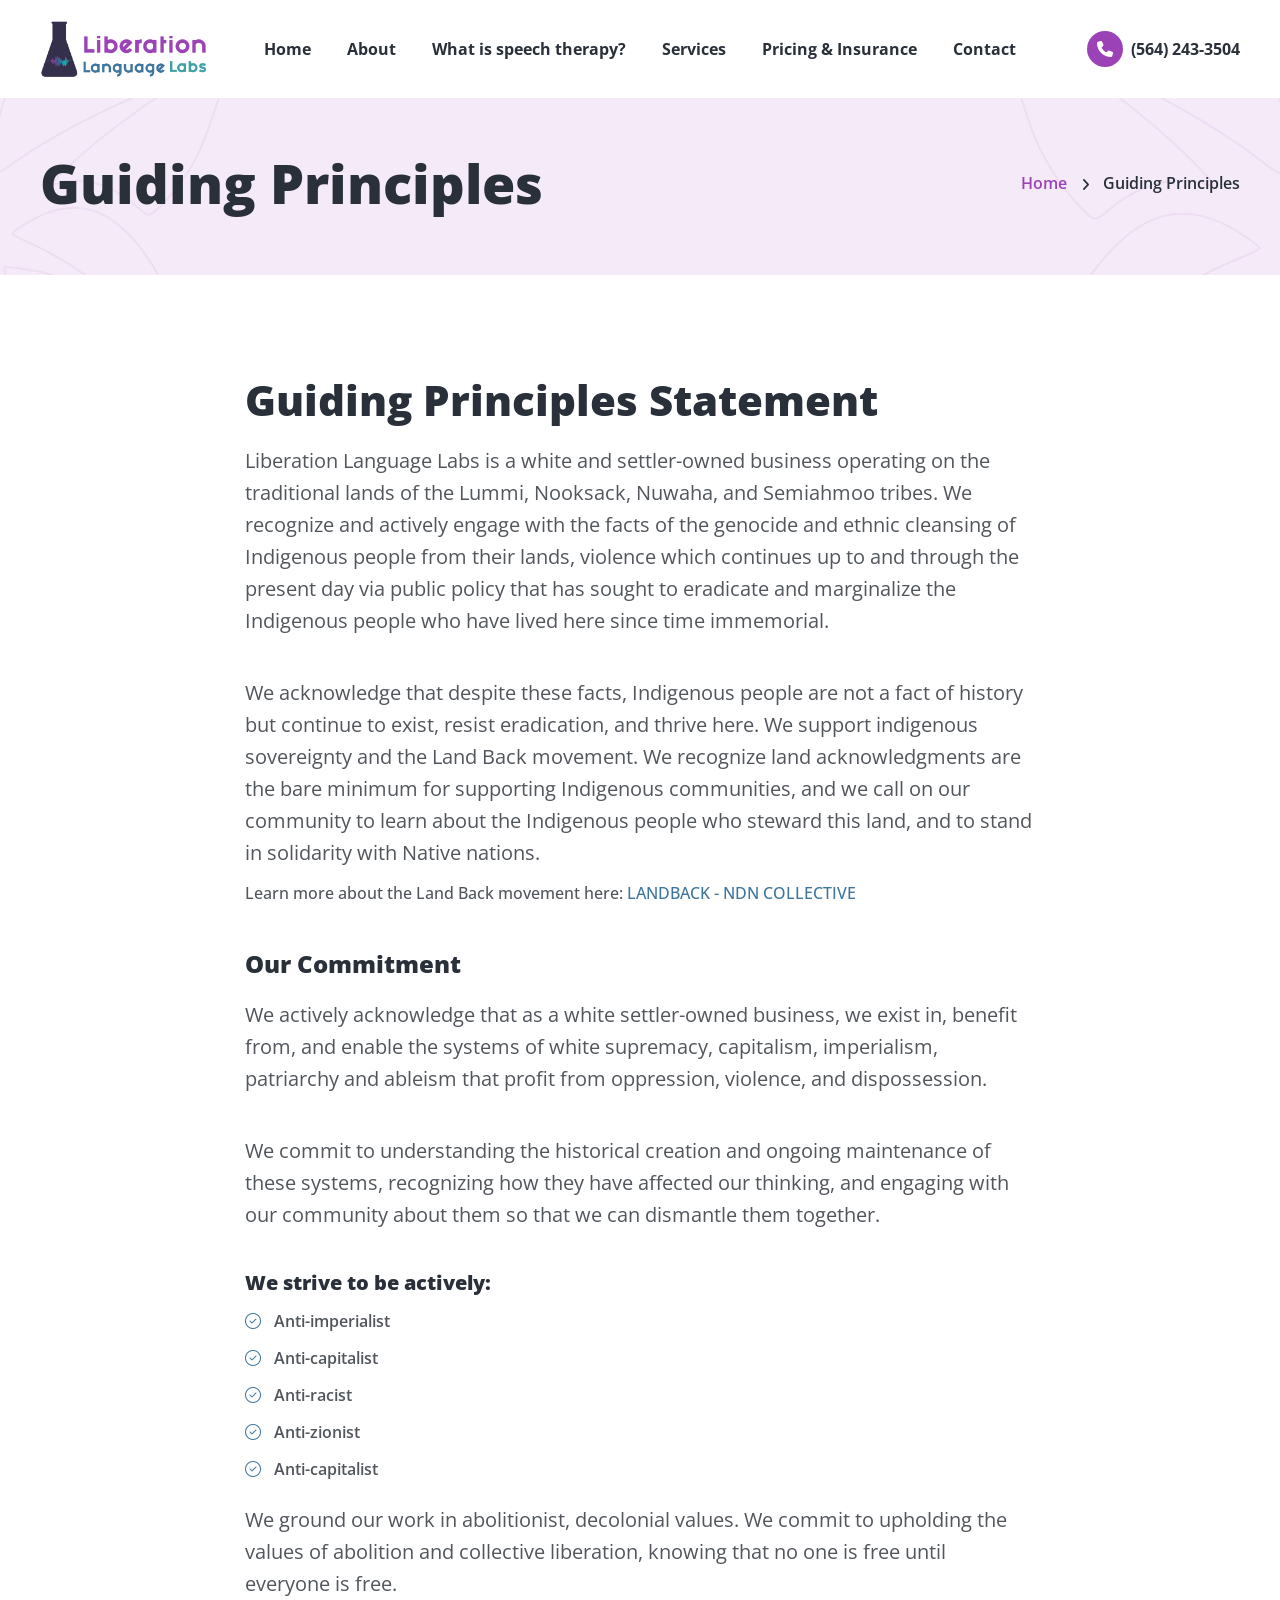
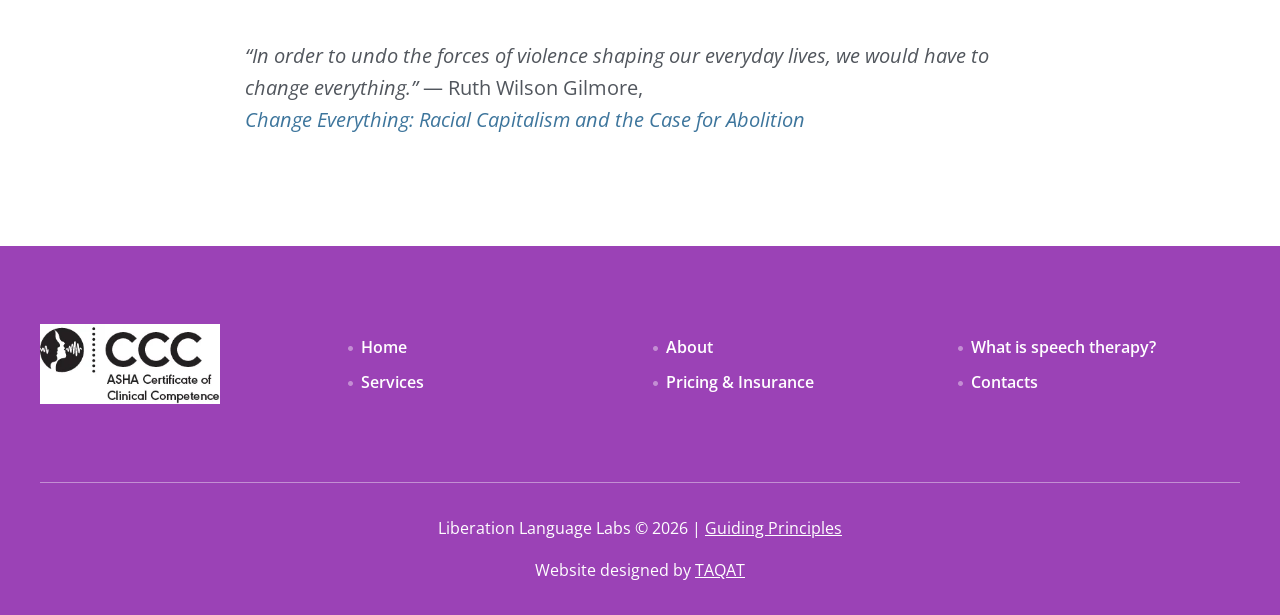
<file: principles.html>
<!doctype html>
<html lang="en">

<head>
  <meta charset="utf-8">
  <meta name="viewport" content="width=device-width,initial-scale=1,shrink-to-fit=no">
  <meta http-equiv="x-ua-compatible" content="ie=edge">
  <title>Liberation Language Labs</title>
  <link rel="shortcut icon" href="assets/images/site_logo/favourite_icon.svg">
  <link rel="stylesheet" type="text/css" href="assets/css/bootstrap.min.css">
  <link rel="stylesheet" type="text/css" href="assets/css/fontawesome.min.css">
  <link rel="stylesheet" type="text/css" href="assets/css/style.min.css">
</head>

<body>
  <div class="page_wrapper">
    <div class="backtotop">
      <a href="#!" class="scroll">
        <i class="fa-solid fa-arrow-up"></i>
      </a>
    </div>
    <header class="site_header">
      <div class="container">
        <div class="row align-items-center">
          <div class="col-lg-2 col-5">
            <div class="site_logo">
              <a class="site_link" href="./index.html#home">
                <img src="assets/images/site_logo/site_logo_primary.png"
                  alt="Site Logo – Liberation Language Labs – Psychotherapist Site Template">
              </a>
            </div>
          </div>
          <div class="col-lg-8 col-2">
            <nav class="main_menu navbar navbar-expand-lg">
              <div class="main_menu_inner collapse navbar-collapse justify-content-center" id="main_menu_dropdown">
                <ul class="main_menu_list unordered_list">
                  <li class="active">
                    <a class="nav-link" href="./index.html#home">Home</a>
                  </li>
                  <li>
                    <a class="nav-link" href="./index.html#about">About</a>
                  </li>
                  <li>
                    <a class="nav-link" href="./index.html#speech_therapy">What is speech therapy?</a>
                  </li>
                  <li>
                    <a class="nav-link" href="./index.html#services">Services</a>
                  </li>
                  <li>
                    <a class="nav-link" href="./index.html#pricing_insurance">Pricing & Insurance</a>
                  </li>
                  <li>
                    <a class="nav-link" href="./index.html#contact">Contact</a>
                  </li>
                </ul>
              </div>
            </nav>
          </div>
          <div class="col-lg-2 col-5">
            <ul class="header_btns_group unordered_list justify-content-end">
              <li>
                <button class="mobile_menu_btn" type="button" data-bs-toggle="collapse"
                  data-bs-target="#main_menu_dropdown" aria-expanded="false" aria-label="Toggle navigation">
                  <i class="far fa-bars"></i>
                </button>
              </li>
              <li>
                <a class="btn_hotline" href="tel:+5642433504">
                  <span class="btn_icon">
                    <i class="fa-solid fa-phone"></i>
                  </span>
                  <span class="btn_text">(564) 243-3504</span>
                </a>
              </li>
              <!-- <li>
                <a class="btn_hotline" href="#" style="pointer-events: none; opacity: 0.9; cursor: not-allowed;">
                  <span class="btn_icon">
                    <i class="fa-solid fa-user"></i>
                  </span>
                  <span class="btn_text">Login (soon)</span>
                </a>
              </li> -->
            </ul>
          </div>
        </div>
      </div>
    </header>
    <main class="page_content">
      <section class="page_banner decoration_wrapper">
        <div class="container">
          <div class="row align-items-center">
            <div class="col-lg-6">
              <h1 class="page_title mb-0">Guiding Principles</h1>
            </div>
            <div class="col-lg-6">
              <ul class="breadcrumb_nav unordered_list justify-content-lg-end justify-content-center">
                <li><a href="./index.html">Home</a></li>
                <li>Guiding Principles</li>
              </ul>
            </div>
          </div>
        </div>
        <div class="decoration_item shape_leaf_1"><img src="assets/images/shapes/shape_leaf_left.svg"
            alt="Shape Leaf - Liberation Language Labs - Psychotherapist Site Template"></div>
        <div class="decoration_item shape_leaf_2"><img src="assets/images/shapes/shape_leaf_right.svg"
            alt="Shape Leaf - Liberation Language Labs - Psychotherapist Site Template"></div>
      </section>
      <section class="service_details_section section_space_lg">
        <div class="container">
          <div class="row justify-content-center">
            <div class="col-lg-8">
              <div class="details_content">
                <h2 class="details_item_title">Guiding Principles Statement</h2>
                <p>
                  Liberation Language Labs is a white and settler-owned business operating on the
                  traditional lands of the Lummi, Nooksack, Nuwaha, and Semiahmoo tribes.
                  We recognize and actively engage with the facts of the genocide and ethnic cleansing
                  of Indigenous people from their lands, violence which continues up to and through
                  the present day
                  via public policy that has sought to eradicate and marginalize the Indigenous people
                  who have lived
                  here since time immemorial.
                </p>
                <p class="mb-2">
                  We acknowledge that despite these facts, Indigenous people are not a fact of history
                  but continue to exist, resist eradication, and thrive here. We support indigenous
                  sovereignty and the Land Back movement. We recognize land acknowledgments are the
                  bare minimum for supporting Indigenous communities, and we call on our community to
                  learn about the Indigenous people who
                  steward this land, and to stand in solidarity with Native nations.
                </p>
                <p class="fs-6 fw-medium">
                  Learn more about the Land Back movement here:
                  <a href="https://landback.org/" target="_blank">LANDBACK - NDN COLLECTIVE</a>
                </p>
                <h3 class="details_info_title">Our Commitment</h3>
                <p>
                  We actively acknowledge that as a white settler-owned business, we exist
                  in, benefit
                  from, and enable the systems of white supremacy, capitalism, imperialism, patriarchy
                  and ableism that
                  profit from oppression, violence, and dispossession.
                </p>
                <p>
                  We commit to understanding the historical creation and ongoing maintenance of these
                  systems, recognizing how they have affected our thinking, and engaging with our
                  community
                  about them so that we can dismantle them together.
                </p>
                <h5 class="mb-3">We strive to be actively:</h5>
                <ul class="info_list unordered_list_block mb-4">
                  <li><span class="info_icon"><i class="fa-light fa-circle-check"></i> </span><span
                      class="info_text">Anti-imperialist</span></li>
                  <li><span class="info_icon"><i class="fa-light fa-circle-check"></i> </span><span
                      class="info_text">Anti-capitalist</span></li>
                  <li><span class="info_icon"><i class="fa-light fa-circle-check"></i> </span><span
                      class="info_text">Anti-racist</span></li>
                  <li><span class="info_icon"><i class="fa-light fa-circle-check"></i> </span><span
                      class="info_text">Anti-zionist</span></li>
                  <li><span class="info_icon"><i class="fa-light fa-circle-check"></i> </span><span
                      class="info_text">Anti-capitalist</span></li>
                </ul>
                <p>
                  We ground our work in abolitionist, decolonial values. We commit to upholding the
                  values of abolition and collective liberation, knowing that no one is free until
                  everyone is free.
                </p>
                <p class="mb-0">
                  <em>“In order to undo the forces of violence shaping our everyday lives, we would
                    have to change everything.”
                  </em> — Ruth Wilson Gilmore,
                  <a href="https://www.haymarketbooks.org/books/1739-change-everything" target="_blank">
                    <em>Change Everything: Racial Capitalism and the Case for Abolition</em>
                  </a>
                </p>
              </div>
            </div>
          </div>
        </div>
      </section>
    </main>
    <footer class="site_footer bg_primary">
      <div class="container">
        <div class="site_footer_content">
          <div class="row align-items-center">
            <div class="col-lg-3">
              <div class="site_logo">
                <a class="site_link" href="./index.html#home">
                  <img src="assets/images/site_logo/site_logo_white.webp"
                    alt="Site Logo – Liberation Language Labs – Psychotherapist Site Template">
                </a>
              </div>
            </div>
            <div class="col-lg-9">
              <ul class="info_list unordered_list justify-content-center row">
                <li class="col-auto col-lg-4">
                  <a href="./index.html#home">
                    <span class="info_icon">
                      <i class="fa-solid fa-circle"></i>
                    </span>
                    <span class="info_text">Home</span>
                  </a>
                </li>
                <li class="col-auto col-lg-4">
                  <a href="./index.html#about">
                    <span class="info_icon">
                      <i class="fa-solid fa-circle"></i>
                    </span>
                    <span class="info_text">About</span>
                  </a>
                </li>
                <li class="col-auto col-lg-4">
                  <a href="./index.html#speech_therapy">
                    <span class="info_icon">
                      <i class="fa-solid fa-circle"></i>
                    </span>
                    <span class="info_text">What is speech therapy?</span>
                  </a>
                </li>
                <li class="col-auto col-lg-4">
                  <a href="./index.html#services">
                    <span class="info_icon">
                      <i class="fa-solid fa-circle"></i>
                    </span>
                    <span class="info_text">Services</span>
                  </a>
                </li>
                <li class="col-auto col-lg-4">
                  <a href="./index.html#pricing_insurance">
                    <span class="info_icon">
                      <i class="fa-solid fa-circle"></i>
                    </span>
                    <span class="info_text">Pricing & Insurance</span>
                  </a>
                </li>
                <li class="col-auto col-lg-4">
                  <a href="./index.html#contact">
                    <span class="info_icon">
                      <i class="fa-solid fa-circle"></i>
                    </span>
                    <span class="info_text">Contacts</span>
                  </a>
                </li>
              </ul>
            </div>
          </div>
        </div>
        <div class="copyright_widget text-center">
          <p class="copyright_text">
            Liberation Language Labs © 2026 |
            <a href="./principles.html">
              Guiding Principles
            </a>
          </p>
          <p class="copyright_text m-0">Website designed by
            <a href="https://www.taqat-gaza.com/en" target="_blank">TAQAT</a>
          </p>
        </div>
      </div>
    </footer>
  </div>
  <script src="assets/js/bootstrap.min.js"></script>
  <script src="assets/js/main.min.js"></script>
</body>

</html>
</file>
<file: assets/css/style.min.css>
@charset "UTF-8";
@import url("https://fonts.googleapis.com/css2?family=Open+Sans:ital,wght@0,300;0,400;0,500;0,600;0,700;0,800;1,300;1,400;1,500;1,600;1,700;1,800&display=swap");
:root {
  --bs-body-font-family: "Open Sans", sans-serif;
  --bs-font-body: "Open Sans", sans-serif;
  --bs-font-heading: "Open Sans", sans-serif;
  --bs-body-font-weight: 400;
  --bs-body-font-size: 18px;
  --bs-body-line-height: 28px;
  --bs-body-font-size-md: 20px;
  --bs-body-line-height-md: 30px;
  --bs-body-color: #51565d;
  --bs-body-color-rgb: 81, 86, 93;
  --bs-transition: all 0.4s cubic-bezier(0.25, 1, 0.5, 1);
  --bs-primary: #9b42b6;
  --bs-secondary: #3d759c;
  --bs-dark: #293039;
  --bs-primary-rgb: 38, 171, 163;
  --bs-secondary-rgb: 247, 171, 30;
  --bs-dark-rgb: 41, 48, 57;
  --bs-primary-bg-subtle: #9b42b61a;
  --bs-secondary-bg-subtle: #3d759c1a;
  --bs-link-color: var(--bs-primary);
  --bs-link-color-rgb: var(--bs-primary-rgb);
  --bs-link-hover-color: #3da1a5;
  --bs-link-hover-color-rgb: 0, 207, 195;
  --bs-highlight-bg: var(--bs-primary);
  --bs-border-width: 1px;
  --bs-border-style: solid;
  --bs-border-color: #c9ced3;
  --bs-border-radius: 24px;
  --bs-border-radius-sm: 6px;
  --bs-border-radius-lg: 30px;
  --bs-border-radius-xl: 80px 0 80px 0;
  --bs-border-radius-xxl: 150px 0 150px 0;
  --bs-border-radius-pill: 100%;
  --bs-box-shadow: 0px 1px 2px 1px rgba(155, 66, 182, 0.14);
  --bs-box-shadow-lg: 0px 20px 40px 0px rgba(155, 66, 182, 0.08);
  --bs-focus-ring-width: 20px;
  --bs-focus-ring-opacity: 0.25;
  --bs-focus-ring-color: rgba(155, 66, 182, 0.25);
}
html,
body {
  overflow-x: hidden;
  width: 100%;
}
body {
  margin: 0;
  padding: 0;
  font-size: var(--bs-body-font-size);
  font-weight: var(--bs-body-font-weight);
  line-height: var(--bs-body-line-height);
  font-style: normal;
  color: var(--bs-body-color);
  font-family: var(--bs-font-body);
  background-color: var(--bs-body-bg);
  text-rendering: optimizelegibility;
  -moz-osx-font-smoothing: grayscale;
  -webkit-font-smoothing: antialiased;
}
.page_wrapper {
  overflow: hidden;
  position: relative;
}
iframe {
  border: none;
}
a:focus,
a:active,
input,
input:hover,
input:focus,
input:active,
textarea,
textarea:hover,
textarea:focus,
textarea:active {
  outline: none;
}
img:not([draggable]),
embed,
object,
video {
  height: auto;
  max-width: 100%;
}
img {
  border: none;
  height: auto;
  max-width: 100%;
  -webkit-user-select: none;
  -moz-user-select: none;
  -ms-user-select: none;
  user-select: none;
  vertical-align: middle;
}
a {
  outline: 0;
  display: inline-block;
  text-decoration: none;
  font-family: var(--bs-font-heading);
  -webkit-transition: var(--bs-transition);
  transition: var(--bs-transition);
  color: var(--bs-secondary);
}
a:active,
a:focus,
a:hover,
a:visited {
  outline: 0;
  text-decoration: none;
}
button {
  padding: 0px;
  border: none;
  outline: none;
  background: none;
  display: inline-block;
  font-family: var(--bs-font-heading);
  -webkit-transition: var(--bs-transition);
  transition: var(--bs-transition);
}
button:focus {
  outline: none;
}
h1,
h2,
h3,
h4,
h5,
h6 {
  font-weight: 800;
  color: var(--bs-dark);
  font-family: var(--bs-font-heading);
}
hr {
  opacity: 1;
  height: 1px;
  border: none;
  margin: 25px 0;
  background-color: var(--bs-border-color);
}
mark {
  padding: 0;
  color: var(--bs-primary);
  background-color: transparent;
}
.container {
  max-width: 1440px;
  padding-left: 15px;
  padding-right: 15px;
}
.row {
  margin: -15px;
}
[class*="col-"] {
  padding: 15px;
}
.dropdown-menu {
  padding: 8px 0;
  margin-top: 20px;
  border-radius: 8px;
  background-color: var(--bs-white);
  border: 1px solid rgba(155, 66, 182, 0.3);
  -webkit-box-shadow: 0 5px 20px 0 rgba(155, 66, 182, 0.12);
  box-shadow: 0 5px 20px 0 rgba(155, 66, 182, 0.12);
  -webkit-animation: 0.2s ease-in-out 0s normal none 1 running fadeIn;
  animation: 0.2s ease-in-out 0s normal none 1 running fadeIn;
}
.dropdown-menu:before {
  left: 0;
  right: 0;
  top: -20px;
  content: "";
  height: 20px;
  display: block;
  position: absolute;
}
.dropdown-menu > li {
  padding: 0 5px;
}
.dropdown-menu > li:not(:last-child) {
  margin-bottom: 1px;
}
.dropdown-menu > li > a {
  display: block;
  font-size: 15px;
  font-weight: 600;
  line-height: 20px;
  padding: 9px 18px;
  position: relative;
  border-radius: 6px;
  white-space: nowrap;
  color: var(--bs-body-color);
}
.dropdown-menu > li:hover > a {
  color: var(--bs-primary);
  background-color: var(--bs-primary-bg-subtle);
}
.dropdown-toggle::after {
  margin: 0;
  border: none;
  line-height: 1;
  content: "\f107";
  font-weight: 400;
  color: var(--bs-body-color);
  font-family: "Font Awesome 6 Pro";
}
.dropdown:hover > .dropdown-menu {
  display: block;
}
.bg_primary {
  background-color: var(--bs-primary);
}
.bg_secondary {
  background-color: var(--bs-secondary);
}
.bg_primary_light {
  background-color: var(--bs-primary-bg-subtle);
}
.bg_primary_light[class*="shape"] {
  background-color: #9b42b633;
}
.bg_secondary_light {
  background-color: var(--bs-secondary-bg-subtle);
}
.decoration_wrapper {
  z-index: 1;
  position: relative;
}
.decoration_wrapper .decoration_item {
  z-index: -1;
  position: absolute;
}
@-webkit-keyframes phoneRinging {
  from {
    -webkit-transform: rotate3d(0, 0, 1, 0deg);
    transform: rotate3d(0, 0, 1, 0deg);
  }
  20%,
  32%,
  44%,
  56%,
  68% {
    -webkit-transform: rotate3d(0, 0, 1, 0deg);
    transform: rotate3d(0, 0, 1, 0deg);
  }
  23%,
  35%,
  47%,
  59%,
  71% {
    -webkit-transform: rotate3d(0, 0, 1, 15deg);
    transform: rotate3d(0, 0, 1, 15deg);
  }
  26%,
  38%,
  50%,
  62%,
  74% {
    -webkit-transform: rotate3d(0, 0, 1, 0deg);
    transform: rotate3d(0, 0, 1, 0deg);
  }
  29%,
  41%,
  53%,
  65%,
  77% {
    -webkit-transform: rotate3d(0, 0, 1, -15deg);
    transform: rotate3d(0, 0, 1, -15deg);
  }
  80% {
    -webkit-transform: rotate3d(0, 0, 1, 0deg);
    transform: rotate3d(0, 0, 1, 0deg);
  }
}
@keyframes phoneRinging {
  from {
    -webkit-transform: rotate3d(0, 0, 1, 0deg);
    transform: rotate3d(0, 0, 1, 0deg);
  }
  20%,
  32%,
  44%,
  56%,
  68% {
    -webkit-transform: rotate3d(0, 0, 1, 0deg);
    transform: rotate3d(0, 0, 1, 0deg);
  }
  23%,
  35%,
  47%,
  59%,
  71% {
    -webkit-transform: rotate3d(0, 0, 1, 15deg);
    transform: rotate3d(0, 0, 1, 15deg);
  }
  26%,
  38%,
  50%,
  62%,
  74% {
    -webkit-transform: rotate3d(0, 0, 1, 0deg);
    transform: rotate3d(0, 0, 1, 0deg);
  }
  29%,
  41%,
  53%,
  65%,
  77% {
    -webkit-transform: rotate3d(0, 0, 1, -15deg);
    transform: rotate3d(0, 0, 1, -15deg);
  }
  80% {
    -webkit-transform: rotate3d(0, 0, 1, 0deg);
    transform: rotate3d(0, 0, 1, 0deg);
  }
}
@-webkit-keyframes spin {
  0% {
    -webkit-transform: rotate(0deg);
    transform: rotate(0deg);
  }
  100% {
    -webkit-transform: rotate(360deg);
    transform: rotate(360deg);
  }
}
@keyframes spin {
  0% {
    -webkit-transform: rotate(0deg);
    transform: rotate(0deg);
  }
  100% {
    -webkit-transform: rotate(360deg);
    transform: rotate(360deg);
  }
}
.spin_animation {
  -webkit-animation: spin 5000ms infinite linear;
  animation: spin 5000ms infinite linear;
}
.backtotop {
  right: 15px;
  z-index: 999;
  bottom: 96px;
  display: none;
  position: fixed;
}
.backtotop .scroll {
  z-index: 1;
  width: 44px;
  height: 44px;
  display: -webkit-box;
  display: -ms-flexbox;
  display: flex;
  font-size: 16px;
  position: relative;
  -webkit-box-align: center;
  -ms-flex-align: center;
  align-items: center;
  color: var(--bs-white);
  -webkit-box-pack: center;
  -ms-flex-pack: center;
  justify-content: center;
  background-color: var(--bs-secondary);
  border-radius: var(--bs-border-radius-pill);
}
.backtotop .scroll i {
  -webkit-animation: bttIconMover 1s infinite alternate;
  animation: bttIconMover 1s infinite alternate;
}
.section_space_lg {
  padding-top: 150px;
  padding-bottom: 160px;
}
.section_space_md {
  padding-top: 120px;
  padding-bottom: 120px;
}
.section_space_sm {
  padding-top: 80px;
  padding-bottom: 80px;
}
[class*="unordered_list"] {
  margin: 0;
  padding: 0;
  display: -webkit-box;
  display: -ms-flexbox;
  display: flex;
  -ms-flex-wrap: wrap;
  flex-wrap: wrap;
  -webkit-box-align: center;
  -ms-flex-align: center;
  align-items: center;
}
[class*="unordered_list"] > li {
  float: left;
  list-style: none;
  display: inline-block;
}
.unordered_list_block {
  display: -webkit-box;
  display: -ms-flexbox;
  display: flex;
  -webkit-box-orient: vertical;
  -webkit-box-direction: normal;
  -ms-flex-direction: column;
  flex-direction: column;
}
.unordered_list_block > li {
  width: 100%;
  display: block;
}
.info_list > li {
  font-weight: 600;
  line-height: 21px;
  font-size: var(--bs-body-font-size);
}
.info_list.unordered_list_block > li:not(:last-child) {
  margin-bottom: 16px;
}
.info_list .info_icon {
  float: left;
  width: 21px;
  margin: 0 8px 0 0;
}
.info_list .info_icon i {
  color: var(--bs-secondary);
}
.info_list .info_text {
  display: table;
}
.info_list a {
  -webkit-box-align: center;
  -ms-flex-align: center;
  align-items: center;
  display: -webkit-inline-box;
  display: -ms-inline-flexbox;
  display: inline-flex;
  color: var(--bs-body-color);
}
.info_list a:hover {
  color: var(--bs-primary);
}
.post_category {
  margin: -3px;
}
.post_category > li {
  margin: 3px;
}
.post_category a {
  display: block;
  font-size: 14px;
  font-weight: 600;
  line-height: 18px;
  padding: 11px 20px;
  border-radius: 40px;
  color: var(--bs-white);
  background-color: var(--bs-secondary);
}
.post_category a:hover {
  background-color: var(--bs-primary);
}
.post_category_list > li:not(:last-child) {
  margin-bottom: 16px;
}
.post_category_list a {
  display: -webkit-box;
  display: -ms-flexbox;
  display: flex;
  -webkit-box-align: center;
  -ms-flex-align: center;
  align-items: center;
  color: var(--bs-body-color);
  -webkit-box-pack: justify;
  -ms-flex-pack: justify;
  justify-content: space-between;
}
.post_category_list a:hover {
  color: var(--bs-secondary);
}
.post_tags {
  margin: -5px;
}
.post_tags > li {
  margin: 5px;
}
.post_tags a {
  display: block;
  font-size: 14px;
  font-weight: 600;
  line-height: 18px;
  padding: 11px 20px;
  border-radius: 40px;
  color: var(--bs-body-color);
  border: 1px solid var(--bs-border-color);
}
.post_tags a:hover {
  color: var(--bs-white);
  border-color: var(--bs-primary);
  background-color: var(--bs-primary);
}
.post_meta > li {
  font-size: 16px;
  line-height: 26px;
  position: relative;
}
.post_meta > li:not(:last-child) {
  margin-right: 15px;
  padding-right: 14px;
}
.post_meta > li:not(:last-child):before {
  top: 50%;
  right: 0;
  width: 1px;
  content: "";
  height: 22px;
  position: absolute;
  -webkit-transform: translateY(-50%);
  transform: translateY(-50%);
  background-color: var(--bs-border-color);
}
.post_meta > li i {
  color: var(--bs-primary);
}
.post_meta > li > a {
  display: block;
  color: var(--bs-body-color);
}
.post_meta > li > a:hover {
  color: var(--bs-primary);
}
.contact_info_list {
  margin: -15px;
}
.contact_info_list > li {
  padding: 15px;
  display: -webkit-box;
  display: -ms-flexbox;
  display: flex;
  -webkit-box-align: center;
  -ms-flex-align: center;
  align-items: center;
  word-break: break-word;
  overflow-wrap: break-word;
}
.contact_info_list > li:hover .item_icon:before {
  top: -4px;
  left: -4px;
  right: -4px;
  bottom: -4px;
}
.contact_info_list .item_icon {
  z-index: 1;
  width: 50px;
  height: 50px;
  -webkit-box-flex: 0;
  -ms-flex: 0 0 50px;
  flex: 0 0 50px;
  font-size: 20px;
  position: relative;
  margin-right: 15px;
  border-radius: 100%;
  -webkit-box-align: center;
  -ms-flex-align: center;
  align-items: center;
  display: -webkit-inline-box;
  display: -ms-inline-flexbox;
  display: inline-flex;
  color: var(--bs-white);
  -webkit-box-pack: center;
  -ms-flex-pack: center;
  justify-content: center;
  background-color: var(--bs-secondary);
}
.contact_info_list .item_icon:before {
  top: 1px;
  left: 1px;
  right: 1px;
  bottom: 1px;
  z-index: -1;
  content: "";
  position: absolute;
  border-radius: 100%;
  -webkit-animation: spin 5000ms infinite linear;
  animation: spin 5000ms infinite linear;
  border: 1px dashed var(--bs-secondary);
}
.contact_info_list .item_title {
  line-height: 1;
  font-size: 14px;
  font-weight: 600;
  margin-bottom: 8px;
  color: var(--bs-bodt-color);
}
.contact_info_list .item_info {
  line-height: 1.25;
  font-size: 17px;
  font-weight: 700;
  color: var(--bs-dark);
}
.office_hour_list {
  padding: 53px 60px;
  border-radius: var(--bs-border-radius-xl);
}
.office_hour_list .area_title {
  font-size: 24px;
  line-height: 30px;
  margin-bottom: 28px;
}
.office_hour_list ul > li {
  display: -webkit-box;
  display: -ms-flexbox;
  display: flex;
  -webkit-box-align: center;
  -ms-flex-align: center;
  align-items: center;
  -webkit-box-pack: justify;
  -ms-flex-pack: justify;
  justify-content: space-between;
}
.office_hour_list ul > li:not(:last-child) {
  margin-bottom: 12px;
  padding-bottom: 13px;
  border-bottom: 1px solid #9b42b633;
}
.office_hour_list ul > li span:last-child {
  font-weight: 700;
}
.btn_wrap {
  padding: 50px 0;
}
.btns_group {
  margin: -12px;
}
.btns_group > li {
  padding: 12px;
}
.btn {
  padding: 0 40px;
  overflow: hidden;
  font-weight: 700;
  position: relative;
  -webkit-box-align: center;
  -ms-flex-align: center;
  align-items: center;
  display: -webkit-inline-box;
  display: -ms-inline-flexbox;
  display: inline-flex;
  font-size: var(--bs-body-font-size);
  line-height: var(--bs-body-line-height);
  border-radius: var(--bs-border-radius-lg);
  -webkit-transition: -webkit-transform 0.6s cubic-bezier(0.15, 0.85, 0.31, 1);
  transition: -webkit-transform 0.6s cubic-bezier(0.15, 0.85, 0.31, 1);
  transition: transform 0.6s cubic-bezier(0.15, 0.85, 0.31, 1);
  transition:
    transform 0.6s cubic-bezier(0.15, 0.85, 0.31, 1),
    -webkit-transform 0.6s cubic-bezier(0.15, 0.85, 0.31, 1);
}
.btn .btn_text {
  position: relative;
  display: inline-block;
  padding: 12px 0 14px;
  -webkit-transition: -webkit-transform 0.5s cubic-bezier(0.15, 0.85, 0.31, 1);
  transition: -webkit-transform 0.5s cubic-bezier(0.15, 0.85, 0.31, 1);
  transition: transform 0.5s cubic-bezier(0.15, 0.85, 0.31, 1);
  transition:
    transform 0.5s cubic-bezier(0.15, 0.85, 0.31, 1),
    -webkit-transform 0.5s cubic-bezier(0.15, 0.85, 0.31, 1);
}
.btn .btn_text:before {
  top: 100%;
  left: 50%;
  width: 100%;
  display: block;
  position: absolute;
  content: attr(data-text);
  -webkit-transform: translateX(-50%);
  transform: translateX(-50%);
}
.btn .btn_icon {
  margin-left: 8px;
}
.btn:hover {
  -webkit-transform: translateY(-4px);
  transform: translateY(-4px);
}
.btn:hover .btn_text {
  -webkit-transform: translateY(-76%);
  transform: translateY(-76%);
}
.btn-primary {
  --bs-btn-bg: var(--bs-primary);
  --bs-btn-border-color: var(--bs-primary);
  --bs-btn-hover-bg: var(--bs-primary);
  --bs-btn-hover-border-color: var(--bs-primary);
  --bs-btn-active-bg: var(--bs-primary);
  --bs-btn-active-border-color: var(--bs-primary);
}
.btn-outline-primary {
  --bs-btn-color: var(--bs-primary);
  --bs-btn-border-color: var(--bs-primary);
  --bs-btn-hover-bg: var(--bs-primary);
  --bs-btn-hover-border-color: var(--bs-primary);
  --bs-btn-active-bg: var(--bs-primary);
  --bs-btn-active-border-color: var(--bs-primary);
}
a[class*="-primary"],
button[class*="-primary"] {
  -webkit-box-shadow: 0px 10px 40px 0px rgba(155, 66, 182, 0.08);
  box-shadow: 0px 10px 40px 0px rgba(155, 66, 182, 0.08);
}
a[class*="-primary"]:hover,
button[class*="-primary"]:hover {
  -webkit-box-shadow: 0px 10px 40px 0px rgba(155, 66, 182, 0.2);
  box-shadow: 0px 10px 40px 0px rgba(155, 66, 182, 0.2);
}
.btn-secondary {
  --bs-btn-bg: var(--bs-secondary);
  --bs-btn-border-color: var(--bs-secondary);
  --bs-btn-hover-bg: var(--bs-secondary);
  --bs-btn-hover-border-color: var(--bs-secondary);
  --bs-btn-active-bg: var(--bs-secondary);
  --bs-btn-active-border-color: var(--bs-secondary);
}
.btn-outline-secondary {
  --bs-btn-color: var(--bs-secondary);
  --bs-btn-border-color: var(--bs-secondary);
  --bs-btn-hover-bg: var(--bs-secondary);
  --bs-btn-hover-border-color: var(--bs-secondary);
  --bs-btn-active-bg: var(--bs-secondary);
  --bs-btn-active-border-color: var(--bs-secondary);
}
a[class*="-secondary"],
button[class*="-secondary"] {
  -webkit-box-shadow: 0px 10px 40px 0px rgba(247, 171, 30, 0.06);
  box-shadow: 0px 10px 40px 0px rgba(247, 171, 30, 0.06);
}
a[class*="-secondary"]:hover,
button[class*="-secondary"]:hover {
  -webkit-box-shadow: 0px 10px 40px 0px rgba(247, 171, 30, 0.2);
  box-shadow: 0px 10px 40px 0px rgba(247, 171, 30, 0.2);
}
.btn-dark {
  --bs-btn-hover-bg: var(--bs-dark);
  --bs-btn-hover-border-color: var(--bs-dark);
  --bs-btn-active-bg: var(--bs-dark);
  --bs-btn-active-border-color: var(--bs-dark);
}
a[class*="-dark"],
button[class*="-dark"] {
  -webkit-box-shadow: 0px 10px 40px 0px rgba(41, 48, 57, 0.06);
  box-shadow: 0px 10px 40px 0px rgba(41, 48, 57, 0.06);
}
a[class*="-dark"]:hover,
button[class*="-dark"]:hover {
  -webkit-box-shadow: 0px 10px 40px 0px rgba(41, 48, 57, 0.2);
  box-shadow: 0px 10px 40px 0px rgba(41, 48, 57, 0.2);
}
.btn-link {
  padding: 0;
  line-height: 1;
  font-weight: 700;
  position: relative;
  -webkit-box-align: center;
  -ms-flex-align: center;
  align-items: center;
  display: -webkit-inline-box;
  display: -ms-inline-flexbox;
  display: inline-flex;
  text-decoration: none;
  font-size: var(--bs-body-font-size);
}
.btn-link .btn_text {
  position: relative;
}
.btn-link .btn_text:before {
  left: 0;
  bottom: -1px;
  width: 0%;
  content: "";
  height: 1px;
  position: absolute;
  background-color: var(--bs-primary);
  -webkit-transition: width 0.6s cubic-bezier(0.1, 0.75, 0.25, 1);
  transition: width 0.6s cubic-bezier(0.1, 0.75, 0.25, 1);
}
.btn-link .btn_icon {
  width: 25px;
  height: 25px;
  font-size: 15px;
  margin-left: 8px;
  -webkit-box-align: center;
  -ms-flex-align: center;
  align-items: center;
  display: -webkit-inline-box;
  display: -ms-inline-flexbox;
  display: inline-flex;
  color: var(--bs-white);
  -webkit-box-pack: center;
  -ms-flex-pack: center;
  justify-content: center;
  -webkit-transition: var(--bs-transition);
  transition: var(--bs-transition);
  background-color: var(--bs-secondary);
  border-radius: var(--bs-border-radius-pill);
  -webkit-box-shadow: 0 8px 20px 0 rgba(61, 117, 156, 0.3);
  box-shadow: 0 8px 20px 0 rgba(61, 117, 156, 0.3);
}
.btn-link:hover {
  color: var(--bs-primary);
}
.btn-link:hover .btn_text:before {
  width: 100%;
}
.btn-link:hover .btn_icon {
  -webkit-transform: translateX(4px);
  transform: translateX(4px);
  background-color: var(--bs-primary);
}
.btn_reply {
  line-height: 1;
  font-size: 16px;
  font-weight: 600;
  position: relative;
  -webkit-box-align: center;
  -ms-flex-align: center;
  align-items: center;
  display: -webkit-inline-box;
  display: -ms-inline-flexbox;
  display: inline-flex;
  text-decoration: none;
  color: var(--bs-body-color);
}
.btn_reply .btn_icon {
  width: 28px;
  height: 28px;
  font-size: 15px;
  margin-right: 4px;
  -webkit-box-align: center;
  -ms-flex-align: center;
  align-items: center;
  display: -webkit-inline-box;
  display: -ms-inline-flexbox;
  display: inline-flex;
  color: var(--bs-primary);
  -webkit-box-pack: center;
  -ms-flex-pack: center;
  justify-content: center;
  -webkit-transition: var(--bs-transition);
  transition: var(--bs-transition);
  border-radius: var(--bs-border-radius-pill);
}
.btn_reply:hover {
  color: var(--bs-primary);
}
.btn_reply:hover .btn_icon {
  color: var(--bs-white);
  background-color: var(--bs-primary);
}
.btn_hotline {
  -webkit-box-align: center;
  -ms-flex-align: center;
  align-items: center;
  display: -webkit-inline-box;
  display: -ms-inline-flexbox;
  display: inline-flex;
  color: var(--bs-dark);
}
.btn_hotline .btn_icon {
  width: 36px;
  height: 36px;
  -webkit-box-flex: 0;
  -ms-flex: 0 0 36px;
  flex: 0 0 36px;
  font-size: 16px;
  margin-right: 8px;
  -webkit-box-align: center;
  -ms-flex-align: center;
  align-items: center;
  display: -webkit-inline-box;
  display: -ms-inline-flexbox;
  display: inline-flex;
  color: var(--bs-white);
  -webkit-box-pack: center;
  -ms-flex-pack: center;
  justify-content: center;
  background-color: var(--bs-primary);
  border-radius: var(--bs-border-radius-pill);
  -webkit-transition: var(--bs-transition);
  transition: var(--bs-transition);
}
.btn_hotline .btn_icon i {
  -webkit-animation: phoneRinging 1.5s infinite linear;
  animation: phoneRinging 1.5s infinite linear;
}
.btn_hotline .btn_text {
  font-size: 16px;
  font-weight: 700;
}
.btn_hotline:hover {
  color: var(--bs-primary);
}
.video_play_btn {
  width: 150px;
  height: 150px;
  font-size: 38px;
  position: relative;
  -webkit-box-align: center;
  -ms-flex-align: center;
  align-items: center;
  display: -webkit-inline-box;
  display: -ms-inline-flexbox;
  display: inline-flex;
  -webkit-box-pack: center;
  -ms-flex-pack: center;
  justify-content: center;
  color: var(--bs-secondary);
  border-radius: var(--bs-border-radius-pill);
  background-color: var(--bs-secondary-bg-subtle);
  -webkit-box-shadow: 10px 20px 40px 0px rgba(244, 227, 199, 0.31);
  box-shadow: 10px 20px 40px 0px rgba(244, 227, 199, 0.31);
}
.video_play_btn:hover {
  -webkit-box-shadow:
    10px 20px 40px 0px rgba(244, 227, 199, 0.31),
    0 0 0 12px rgba(247, 171, 30, 0.6);
  box-shadow:
    10px 20px 40px 0px rgba(244, 227, 199, 0.31),
    0 0 0 12px rgba(247, 171, 30, 0.6);
}
.video_play_btn i {
  margin: 2px 0 0 4px;
  text-shadow: 8px 8px 30px rgba(247, 171, 30, 0.6);
}
.section_heading {
  margin-bottom: 40px;
}
.section_heading .section_heading_text {
  font-size: 42px;
  font-weight: 800;
  line-height: 50px;
}
.section_heading .section_heading_description {
  font-size: 20px;
  line-height: 32px;
}
.section_heading.text-center .section_heading_description {
  margin: auto;
  max-width: 500px;
}
.author_box {
  -webkit-box-align: center;
  -ms-flex-align: center;
  align-items: center;
  display: -webkit-inline-box;
  display: -ms-inline-flexbox;
  display: inline-flex;
}
.author_box .author_box_image {
  width: 60px;
  height: 60px;
  -webkit-box-flex: 0;
  -ms-flex: 0 0 60px;
  flex: 0 0 60px;
  margin-right: 20px;
  border-radius: var(--bs-border-radius-pill);
}
.author_box .author_box_name {
  line-height: 1;
  font-size: 18px;
  font-weight: 700;
  margin-bottom: 8px;
}
.author_box .author_box_designation {
  display: block;
  line-height: 1;
  font-size: 16px;
  font-weight: 600;
  color: var(--bs-primary);
}
.slick-dots {
  margin: 0;
  display: -webkit-box;
  display: -ms-flexbox;
  display: flex;
  position: static;
  padding-top: 50px;
  -webkit-box-align: center;
  -ms-flex-align: center;
  align-items: center;
  -webkit-box-pack: center;
  -ms-flex-pack: center;
  justify-content: center;
}
.slick-dots li {
  width: auto;
  height: auto;
  margin: 0 6px;
  display: inline-block;
}
.slick-dots li button {
  margin: 0;
  padding: 0;
  width: 30px;
  height: 4px;
  display: block;
  border-radius: 3px;
  background-color: #e0e4e8;
}
.slick-dots li button:before {
  display: none;
}
.slick-dots li button:hover {
  background-color: var(--bs-secondary);
}
.slick-dots li.slick-active button {
  width: 90px;
  background-color: var(--bs-secondary);
}
.slick-dotted.slick-slider {
  margin-bottom: 0;
}
.carousel_arrow {
  display: -webkit-box;
  display: -ms-flexbox;
  display: flex;
  -webkit-box-align: center;
  -ms-flex-align: center;
  align-items: center;
  -webkit-box-pack: center;
  -ms-flex-pack: center;
  justify-content: center;
}
.carousel_arrow button {
  z-index: 1;
  width: 60px;
  height: 60px;
  font-size: 22px;
  overflow: hidden;
  position: relative;
  color: var(--bs-white);
}
.carousel_arrow button:before {
  top: 0;
  left: 0;
  right: 0;
  bottom: 0;
  content: "";
  position: absolute;
}
.carousel_arrow button i {
  top: 50%;
  position: absolute;
  -webkit-transition: var(--bs-transition);
  transition: var(--bs-transition);
}
.carousel_arrow button i:nth-child(1) {
  left: 50%;
  -webkit-transform: translate(-50%, -50%);
  transform: translate(-50%, -50%);
}
.carousel_arrow button i:nth-child(2) {
  color: var(--bs-primary);
}
.carousel_arrow > li:not(:last-child) {
  margin-right: 8px;
}
.carousel_arrow > li:nth-child(1) button i:nth-child(2) {
  left: 110%;
  -webkit-transform: translateY(-50%);
  transform: translateY(-50%);
}
.carousel_arrow > li:nth-child(1) button:hover i:nth-child(1) {
  left: -110%;
  -webkit-transform: translateY(-50%);
  transform: translateY(-50%);
}
.carousel_arrow > li:nth-child(1) button:hover i:nth-child(2) {
  left: 50%;
  -webkit-transform: translate(-50%, -50%);
  transform: translate(-50%, -50%);
}
.carousel_arrow > li:nth-child(2) button i:nth-child(2) {
  left: -110%;
  -webkit-transform: translateY(-50%);
  transform: translateY(-50%);
}
.carousel_arrow > li:nth-child(2) button:hover i:nth-child(1) {
  left: 110%;
  -webkit-transform: translateY(-50%);
  transform: translateY(-50%);
}
.carousel_arrow > li:nth-child(2) button:hover i:nth-child(2) {
  left: 50%;
  -webkit-transform: translate(-50%, -50%);
  transform: translate(-50%, -50%);
}
.popup_image {
  display: block;
}
.image_widget {
  z-index: 1;
  position: relative;
}
.image_widget > img {
  border-radius: var(--bs-border-radius-xxl);
}
.image_widget .image_shape {
  width: 85%;
  height: 85%;
  z-index: -1;
  position: absolute;
}
.image_widget:has(.bg_primary_light) {
  padding: 0 60px 60px 0;
}
.image_widget:has(.bg_primary_light) .image_shape {
  right: 0;
  bottom: 0;
}
.image_widget:has(.bg_secondary_light) {
  padding: 0 30px 60px 60px;
}
.image_widget:has(.bg_secondary_light) > img {
  border-radius: 0 150px 0 150px;
}
.image_widget:has(.bg_secondary_light) .image_shape {
  left: 0;
  bottom: 0;
}
.image_widget .about_video_icon {
  top: 50%;
  left: -75px;
  z-index: 99;
  position: absolute;
  -webkit-transform: translateY(-50%);
  transform: translateY(-50%);
}
.image_widget.text-center .about_video_icon {
  top: 50%;
  left: 50%;
  -webkit-transform: translate(-50%, -50%);
  transform: translate(-50%, -50%);
}
.images_group_widget {
  z-index: 1;
  width: 100%;
  display: table;
  position: relative;
  padding: 92px 45px 45px;
}
.images_group_widget:before,
.images_group_widget:after {
  width: 66%;
  height: 66%;
  content: "";
  z-index: -1;
  position: absolute;
  background-color: var(--bs-secondary-bg-subtle);
}
.images_group_widget:before {
  top: 0;
  right: 0;
}
.images_group_widget:after {
  left: 0;
  bottom: 0;
}
.images_group_widget ul {
  margin: auto;
  max-width: 574px;
}
.images_group_widget ul > li {
  width: 50%;
  padding: 15px;
  -webkit-box-flex: 0;
  -ms-flex: 0 0 50%;
  flex: 0 0 50%;
}
.images_group_widget ul > li img {
  display: inline-block;
}
.images_group_widget ul > li img:not(:last-child) {
  margin-bottom: 30px;
}
.images_group_widget ul > li:nth-child(1) {
  text-align: right;
}
.images_group_widget ul > li:nth-child(1) img:nth-child(1) {
  max-width: 200px;
}
.images_group_widget ul > li:nth-child(1) img:nth-child(2) {
  max-width: 255px;
}
.images_group_widget ul > li:nth-child(2) {
  text-align: left;
  -webkit-transform: translateY(-60px);
  transform: translateY(-60px);
}
.images_group_widget ul > li:nth-child(2) img:nth-child(1) {
  max-width: 255px;
}
.images_group_widget ul > li:nth-child(2) img:nth-child(2) {
  max-width: 200px;
}
.form-group {
  position: relative;
}
.form-group:not(:last-child) {
  margin-bottom: 30px;
}
.form-group label {
  display: block;
  line-height: 1;
  font-size: 16px;
  font-weight: 600;
  padding: 0 0 10px 20px;
  font-family: var(--bs-font-heading);
}
.form-group .input_icon {
  top: 13px;
  right: 20px;
  font-size: 20px;
  position: absolute;
  color: var(--bs-primary);
}
.form-group .form-control,
.form-group .form-select {
  padding: 0 20px;
  font-size: 16px;
  border-radius: 27px;
  color: var(--bs-dark);
  caret-color: var(--bs-primary);
  background-color: var(--bs-white);
  line-height: var(--bs-body-line-height);
  border: var(--bs-border-width) var(--bs-border-style) var(--bs-border-color);
}
.form-group .form-control:hover,
.form-group .form-control:focus,
.form-group .form-select:hover,
.form-group .form-select:focus {
  border-color: var(--bs-primary);
}
.form-group .form-control:focus,
.form-group .form-select:focus {
  -webkit-box-shadow: 0 0 0 6px rgba(155, 66, 182, 0.2);
  box-shadow: 0 0 0 6px rgba(155, 66, 182, 0.2);
}
.form-group .form-control::-webkit-input-placeholder,
.form-group .form-select::-webkit-input-placeholder {
  color: #8c8f92;
}
.form-group .form-control::-moz-placeholder,
.form-group .form-select::-moz-placeholder {
  color: #8c8f92;
}
.form-group .form-control:-ms-input-placeholder,
.form-group .form-select:-ms-input-placeholder {
  color: #8c8f92;
}
.form-group .form-control::-ms-input-placeholder,
.form-group .form-select::-ms-input-placeholder {
  color: #8c8f92;
}
.form-group .form-control::placeholder,
.form-group .form-select::placeholder {
  color: #8c8f92;
}
.form-group .form-control:-ms-input-placeholder,
.form-group .form-select:-ms-input-placeholder {
  color: #8c8f92;
}
.form-group .form-control::-ms-input-placeholder,
.form-group .form-select::-ms-input-placeholder {
  color: #8c8f92;
}
.form-group input.form-control,
.form-group select.form-select {
  height: 54px;
}
.form-group textarea.form-control {
  min-height: 190px;
  padding: 15px 20px 20px;
}
.form-group .form-select {
  color: #8c8f92;
}
.form-check {
  padding: 0;
  min-height: auto;
  margin-bottom: 30px;
}
.form-check input {
  float: left;
  width: 16px;
  height: 16px;
  cursor: pointer;
  -webkit-appearance: none;
  -moz-appearance: none;
  appearance: none;
  position: relative;
  margin: 2px 10px 0 0;
  -webkit-transition: 0.3s ease;
  transition: 0.3s ease;
  border: 1px solid var(--bs-border-color);
}
.form-check input:before {
  opacity: 0;
  content: "";
  line-height: 1;
  font-weight: 900;
  position: absolute;
  font-family: "Font Awesome 5 Pro";
}
.form-check input:checked {
  border-color: var(--bs-primary);
  -webkit-box-shadow: 0 0 0 4px rgba(155, 66, 182, 0.2);
  box-shadow: 0 0 0 4px rgba(155, 66, 182, 0.2);
}
.form-check input:checked:before {
  opacity: 1;
}
.form-check input[type="radio"] {
  border-radius: var(--bs-border-radius-pill);
}
.form-check input[type="radio"]:before {
  top: 2px;
  left: 2px;
  content: "";
  width: 10px;
  height: 10px;
  border-radius: 100%;
  background-color: var(--bs-primary);
}
.form-check input[type="checkbox"] {
  border-radius: 5px;
}
.form-check input[type="checkbox"]:before {
  top: 2px;
  left: 3px;
  font-size: 10px;
  content: "\f00c";
  color: var(--bs-white);
}
.form-check input[type="checkbox"]:checked {
  background-color: var(--bs-primary);
}
.form-check label {
  margin: 0;
  display: table;
  cursor: pointer;
  font-size: 14px;
  line-height: 20px;
}
.form-check-input:checked {
  background-color: var(--bs-primary);
  border-color: var(--bs-primary);
  -webkit-box-shadow: 0 0 0 4px rgba(155, 66, 182, 0.2);
  box-shadow: 0 0 0 4px rgba(155, 66, 182, 0.2);
}
.form-check-input:focus {
  -webkit-box-shadow: none;
  box-shadow: none;
  border-color: var(--bs-primary);
}
.gmap_canvas iframe {
  width: 100%;
  height: 790px;
  display: block;
}
.mfp-iframe-holder .mfp-content {
  width: 100%;
  line-height: 0;
  max-width: 70%;
}
.mfp-container {
  padding: 0 15px;
}
.mfp-bg {
  opacity: 0.9;
  background-color: var(--bs-dark);
}
@media screen and (max-width: 1199px) {
  .mfp-iframe-holder .mfp-content {
    max-width: 100%;
  }
}
.video_wrapper {
  position: relative;
  padding: 180px 60px;
  background-size: cover;
  background-repeat: no-repeat;
  background-blend-mode: overlay;
  background-position: center center;
  border-radius: var(--bs-border-radius);
  background-color: rgba(13, 13, 13, 0.2);
}
.social_title {
  line-height: 1;
  font-size: 20px;
  margin-bottom: 20px;
}
.social_links {
  margin: -6px;
}
.social_links > li {
  padding: 6px;
}
.social_links a {
  z-index: 1;
  width: 40px;
  height: 40px;
  display: -webkit-box;
  display: -ms-flexbox;
  display: flex;
  position: relative;
  -webkit-box-align: center;
  -ms-flex-align: center;
  align-items: center;
  border-radius: 100%;
  color: var(--bs-white);
  -webkit-box-pack: center;
  -ms-flex-pack: center;
  justify-content: center;
  background-color: var(--bs-secondary);
}
.social_links a:before {
  top: 1px;
  left: 1px;
  right: 1px;
  bottom: 1px;
  z-index: -1;
  content: "";
  position: absolute;
  border-radius: 100%;
  -webkit-animation: spin 5000ms infinite linear;
  animation: spin 5000ms infinite linear;
  border: 1px dashed var(--bs-secondary);
}
.social_links a i {
  -webkit-transition: 0.6s;
  transition: 0.6s;
}
.social_links a:hover i {
  -webkit-transform: rotateY(360deg);
  transform: rotateY(360deg);
}
.social_links a:hover:before {
  top: -4px;
  left: -4px;
  right: -4px;
  bottom: -4px;
}
.social_links a.bg-primary:before {
  border-color: var(--bs-primary);
}
.counter_wrapper {
  padding: 64px;
  -webkit-box-shadow: var(--bs-box-shadow-lg);
  box-shadow: var(--bs-box-shadow-lg);
  border-radius: var(--bs-border-radius);
  -webkit-box-shadow: 0px 1px 25px 10px rgba(155, 66, 182, 0.08);
  box-shadow: 0px 1px 25px 10px rgba(155, 66, 182, 0.08);
}
.counter_wrapper [class*="col-"]:not(:last-child) {
  border-style: solid;
  border-color: #e0e4e8;
  border-width: 0 1px 0 0;
}
.counter_item .counter_value {
  font-size: 70px;
  font-weight: 800;
  line-height: 50px;
  -webkit-box-align: center;
  -ms-flex-align: center;
  align-items: center;
  margin-bottom: 18px;
  display: -webkit-inline-box;
  display: -ms-inline-flexbox;
  display: inline-flex;
  color: var(--bs-secondary);
  font-family: var(--bs-font-heading);
}
.counter_item .counter_title {
  font-size: 24px;
  line-height: 30px;
  margin-bottom: 5px;
}
.hero_section_counter {
  margin: -40px;
}
.hero_section_counter > li {
  padding: 40px;
}
.hero_section_counter .counter_value {
  font-size: 42px;
  font-weight: 800;
  line-height: 30px;
}
.hero_section_counter hr {
  width: 40px;
  height: 2px;
  opacity: 0.3;
  margin: 14px 0 13px;
  background-color: var(--bs-primary);
}
.hero_section_counter .counter_description {
  font-size: 18px;
  max-width: 160px;
  line-height: 22px;
}
.team_funfact {
  margin: -20px -15px;
}
.team_funfact > li {
  padding: 20px 15px;
}
.team_funfact .counter_value {
  margin-bottom: 12px;
}
.team_funfact .counter_title {
  font-size: 18px;
  font-weight: 600;
  line-height: 22px;
}
.rating_wrap {
  display: -webkit-box;
  display: -ms-flexbox;
  display: flex;
  -webkit-box-align: center;
  -ms-flex-align: center;
  align-items: center;
}
.rating_wrap .review_counter {
  font-size: 12px;
  margin-left: 5px;
}
.rating_star li {
  line-height: 1;
  font-size: 14px;
}
.rating_star li:not(:last-child) {
  margin-right: 4px;
}
.rating_star li i {
  color: #f7ab1e;
}
.accordion .accordion-item {
  border: none;
  border-radius: 0;
  border-bottom: 1px solid #e0e4e8;
}
.accordion .accordion-item .accordion-button {
  font-size: 24px;
  font-weight: 700;
  -webkit-box-shadow: none;
  box-shadow: none;
  line-height: 30px;
  padding: 24px 0 23px;
  color: var(--bs-dark);
  border-radius: 0 !important;
  background-color: transparent;
}
.accordion .accordion-item .accordion-button:after {
  width: auto;
  height: auto;
  content: "+";
  background: none;
  font-family: "Font Awesome 5 Pro";
}
.accordion .accordion-item .accordion-button:not(.collapsed) {
  color: var(--bs-primary);
}
.accordion .accordion-item .accordion-button:not(.collapsed):after {
  content: "\f068";
}
.accordion .accordion-item .accordion-body {
  padding: 0 0 22px;
}
.pagination_wrap {
  padding-top: 50px;
}
.pagination_nav {
  margin: -5px;
}
.pagination_nav li {
  padding: 5px;
}
.pagination_nav a {
  width: 40px;
  height: 40px;
  display: block;
  font-weight: 500;
  line-height: 40px;
  text-align: center;
  letter-spacing: -1px;
  color: var(--bs-body-color);
  font-size: var(--bs-body-font-size);
  font-family: var(--bs-font-heading);
  border-radius: var(--bs-border-radius-pill);
}
.pagination_nav li:hover a,
.pagination_nav li.active a {
  color: var(--bs-white);
  background-color: var(--bs-primary);
}
.site_header {
  top: 0;
  left: 0;
  right: 0;
  z-index: 99;
  padding: 20px 0;
  position: fixed;
  -webkit-transition: all 0.3s ease;
  transition: all 0.3s ease;
}
.site_header.sticky {
  /* padding: 15px 0; */
  background-color: var(--bs-white);
  -webkit-box-shadow: 0 1px 3px 0 rgba(0, 0, 0, 0.1);
  box-shadow: 0 1px 3px 0 rgba(0, 0, 0, 0.1);
}
.site_logo {
  display: flex;
  align-items: center;
}
.site_logo img {
  max-width: 100%;
  width: 180px;
  height: auto;
  display: block;
}
.mobile_menu_btn {
  width: 32px;
  height: 32px;
  display: -webkit-box;
  display: -ms-flexbox;
  display: flex;
  font-size: 16px;
  -webkit-box-align: center;
  -ms-flex-align: center;
  align-items: center;
  color: var(--bs-white);
  -webkit-box-pack: center;
  -ms-flex-pack: center;
  justify-content: center;
  background-color: var(--bs-secondary);
  border-radius: var(--bs-border-radius-pill);
}
.mobile_menu_btn i {
  font-weight: 700;
}
.main_menu {
  padding: 0;
}
.main_menu_list > li:not(:last-child) {
  margin: 0 16px 0 0;
}
.main_menu_list > li > a {
  z-index: 1;
  display: -webkit-box;
  display: -ms-flexbox;
  display: flex;
  line-height: 1;
  display: block;
  font-size: 16px;
  font-weight: 700;
  position: relative;
  padding: 10px 12px;
  -webkit-box-align: center;
  -ms-flex-align: center;
  align-items: center;
  color: var(--bs-dark);
  border: 1px solid transparent;
  border-radius: var(--bs-border-radius-sm);
}
.main_menu_list > li:hover > a,
.main_menu_list > li.active > a {
  color: var(--bs-primary);
  background-color: var(--bs-primary-bg-subtle);
}
.main_menu_list > li:hover > a:after {
  -webkit-transform: rotateX(-180deg);
  transform: rotateX(-180deg);
}
.main_menu_list .dropdown > a {
  position: relative;
}
.main_menu_list .dropdown > a:after {
  float: right;
  font-size: 14px;
  content: "\f107";
  font-weight: 900;
  margin: 3px 0 0 4px;
  -webkit-transition: var(--bs-transition);
  transition: var(--bs-transition);
  font-family: "Font Awesome 6 Pro";
}
.main_menu_list .dropdown-menu {
  display: none;
  margin: 2px 0 0;
  min-width: 210px;
  inset: 100% auto auto auto;
}
.main_menu_list .dropdown-menu:before {
  top: -4px;
  height: 2px;
}
.main_menu_list .dropdown-menu > li:hover > a,
.main_menu_list .dropdown-menu > li.active > a {
  color: var(--bs-primary);
  background-color: var(--bs-primary-bg-subtle);
}
.main_menu_list .dropdown-menu .dropdown > a:after {
  margin-top: 1px;
  content: "\f105";
}
.main_menu_list .dropdown-menu .dropdown-menu {
  top: 0;
  margin: 0;
  left: 100%;
}
.main_menu_list .dropdown-menu.show {
  display: block;
}
@media screen and (min-width: 992px) {
  .main_menu_list .dropdown-menu {
    opacity: 0;
    display: block;
    display: block;
    -webkit-transition: 200ms;
    transition: 200ms;
    visibility: hidden;
    -webkit-transform-origin: top;
    transform-origin: top;
    -webkit-transform: perspective(300px) rotateX(-8deg);
    transform: perspective(300px) rotateX(-8deg);
  }
  .main_menu_list .dropdown-menu.show {
    opacity: 1;
    visibility: visible;
    -webkit-transform: perspective(300px) rotateX(0deg);
    transform: perspective(300px) rotateX(0deg);
  }
}
.header_btns_group > li:not(:first-child) {
  margin: 0 0 0 10px;
}
.header_btns_group > li:first-child {
  display: none;
}
.site_footer .info_list {
  margin: -6px -15px;
}
.site_footer .info_list > li {
  padding: 6px 15px;
}
.site_footer .info_list .info_icon {
  width: auto;
  font-size: 5px;
  margin: 2px 8px 0 0;
}
.site_footer .info_list .info_icon i {
  opacity: 0.4;
  color: var(--bs-white);
  -webkit-transition: var(--bs-transition);
  transition: var(--bs-transition);
}
.site_footer .info_list a {
  color: var(--bs-white);
}
.site_footer .info_list a:hover {
  color: var(--bs-link-hover-color);
}
.site_footer .info_list a:hover .info_icon i {
  opacity: 1;
}
.site_footer_content {
  padding: 78px 0;
}
.copyright_widget {
  padding: 32px 0;
  border-top: var(--bs-border-width) var(--bs-border-style)
    rgba(255, 255, 255, 0.4);
}
.copyright_widget .copyright_text {
  color: var(--bs-white);
}
.copyright_widget .copyright_text a {
  color: inherit;
  text-decoration: underline;
}
.copyright_widget .copyright_text a:hover {
  color: var(--bs-link-hover-color);
}
.page_banner {
  overflow: hidden;
  padding: 55px 0 62px;
  background-color: var(--bs-primary-bg-subtle);
}
.page_banner .decoration_item {
  top: 50%;
  -webkit-transform: translateY(-50%);
  transform: translateY(-50%);
}
.page_banner .decoration_item.shape_leaf_1 {
  left: 0;
}
.page_banner .decoration_item.shape_leaf_2 {
  right: 0;
}
.site_header + main > .page_banner {
  margin-top: 98.22px;
}
.breadcrumb_nav > li {
  font-weight: 600;
  color: var(--bs-dark);
  font-family: var(--bs-font-heading);
  font-size: var(--bs-body-font-size);
  line-height: var(--bs-body-line-height);
}
.breadcrumb_nav > li:not(:last-child) {
  position: relative;
  padding-right: 36px;
}
.breadcrumb_nav > li:not(:last-child):after {
  top: 2px;
  right: 13px;
  font-size: 14px;
  content: "\f105";
  position: absolute;
  font-family: "Font Awesome 5 Pro";
}
.breadcrumb_nav a {
  display: block;
  color: var(--bs-primary);
}
.breadcrumb_nav a:hover {
  color: var(--bs-secondary);
}
.page_title {
  font-size: 54px;
  font-weight: 800;
  line-height: 60px;
  margin-bottom: 30px;
}
.sidebar > *:not(:last-child) {
  margin-bottom: 60px;
}
.sidebar_widget_title {
  display: -webkit-box;
  display: -ms-flexbox;
  display: flex;
  -webkit-box-align: center;
  -ms-flex-align: center;
  align-items: center;
  margin-bottom: 30px;
}
.sidebar_widget_title .title_icon {
  max-width: 22px;
  margin-bottom: -2px;
}
.sidebar_widget_title .title_icon img {
  display: block;
}
.sidebar_widget_title .title_text {
  font-size: 24px;
  line-height: 30px;
  padding-left: 10px;
}
.hero_section {
  position: relative;
  height: 100vh;
  min-height: 600px;
  width: 100%;
  display: flex;
  flex-direction: column;
  padding-top: 98.22px;
  overflow: hidden;
}
.hero_content_wrap {
  position: relative;
  width: 100%;
  flex: 1;
  display: flex;
  overflow: hidden;
}
.hero_bg_img {
  width: 100%;
  height: 100%;
  min-height: 100%;
  object-fit: cover;
  object-position: center center;
  display: block;
}
.hero_text_overlay {
  position: absolute;
  bottom: 10%;
  right: 0;
  /* transform: translateY(-50%); */
  width: 48%;
  max-width: 550px;
  padding: 40px;
  z-index: 2;
  background: rgba(50, 50, 50, 0.3);
  backdrop-filter: blur(10px);
  -webkit-backdrop-filter: blur(10px);
  /* box-shadow: 0 8px 32px 0 rgba(0, 0, 0, 0.3); */
}
.hero_section .heading_text {
  font-size: 54px;
  line-height: 60px;
  font-weight: 700;
  color: #ffffff;
  margin: 0;
}
.hero_section p {
  max-width: 520px;
  margin-bottom: 42px;
  font-size: var(--bs-body-font-size-md);
  line-height: var(--bs-body-line-height-md);
}
.hero_section .hero_section_counter {
  margin-top: 86px;
}
.hero_section .shape_blur_shadow {
  top: 30px;
  left: -200px;
  width: 640px;
  height: 640px;
  opacity: 0.06;
  -webkit-filter: blur(67px);
  filter: blur(67px);
  background-color: var(--bs-primary);
  border-radius: var(--bs-border-radius-pill);
}
.hero_section .shape_leaf {
  top: 160px;
  left: -50px;
}
.hero_image_wrap {
  z-index: 1;
  padding: 60px;
  position: relative;
}
.hero_image_wrap:after,
.hero_image_wrap:before {
  width: 85%;
  height: 85%;
  z-index: -1;
  content: "";
  position: absolute;
}
.hero_image_wrap:before {
  top: 0;
  left: 0;
  background-color: var(--bs-secondary-bg-subtle);
}
.hero_image_wrap:after {
  right: 0;
  bottom: 0;
  background-color: #9b42b633;
}
.spacer_after_hero {
  height: 100px;
  width: 100%;
  background: #fff;
}
.hero_image_wrap img {
  border-radius: var(--bs-border-radius-xxl);
}
.service_item {
  padding: 60px 60px 53px;
  -webkit-box-shadow: var(--bs-box-shadow);
  box-shadow: var(--bs-box-shadow);
  -webkit-transition: var(--bs-transition);
  transition: var(--bs-transition);
  background-color: var(--bs-white);
  border-radius: var(--bs-border-radius);
}
.service_item:hover {
  -webkit-transform: translateY(-6px);
  transform: translateY(-6px);
  -webkit-box-shadow: var(--bs-box-shadow-lg);
  box-shadow: var(--bs-box-shadow-lg);
}
.service_item .item_icon {
  width: 90px;
  height: 90px;
  border-radius: 100%;
  margin-bottom: 30px;
  display: -webkit-inline-box;
  display: -ms-inline-flexbox;
  display: inline-flex;
  -webkit-box-align: center;
  -ms-flex-align: center;
  align-items: center;
  -webkit-box-pack: center;
  -ms-flex-pack: center;
  justify-content: center;
}
.service_item .item_title {
  font-size: 24px;
  font-weight: 700;
  line-height: 30px;
  margin-bottom: 20px;
  min-height: 60px;
  display: -webkit-box;
  -webkit-line-clamp: 2;
  -webkit-box-orient: vertical;
  overflow: hidden;
}
.service_item p {
  margin-bottom: 30px;
  display: -webkit-box;
  -webkit-line-clamp: 3;
  -webkit-box-orient: vertical;
  overflow: hidden;
  transition: all 0.3s ease;
}
.read-more-btn::before {
  content: "Read More";
  color: var(--bs-secondary);
  font-weight: bold;
  cursor: pointer;
  display: inline-block;
  width: max-content !important;
  flex: 0 0 auto;

  background-image: linear-gradient(var(--bs-primary), var(--bs-primary));
  background-position: 0% 100%;
  background-repeat: no-repeat;
  background-size: 0% 1px;
  transition:
    background-size 0.6s cubic-bezier(0.1, 0.75, 0.25, 1),
    color 0.3s ease;
}
.read-more-input:checked ~ p {
  -webkit-line-clamp: unset;
}
.read-more-btn {
  display: flex;
  align-items: center;
  width: 100%;
  cursor: pointer;
  padding-top: 10px;
}
.read-more-input:checked ~ .read-more-btn::before {
  content: "Read Less";
}
.read-more-input:hover ~ .read-more-btn::before {
  color: var(--bs-primary);
  background-size: 100% 1px;
}
.read-more-input:hover ~ .read-more-btn .btn-link .btn_icon {
  background-color: var(--bs-primary);
  -webkit-transform: translateX(4px);
  transform: translateX(4px);
}
.read-more-input:checked ~ .read-more-btn .btn-link .btn_icon {
  rotate: 180deg;
}
.read-more-input:checked:hover ~ .read-more-btn .btn-link .btn_icon {
  -webkit-transform: translateX(-4px);
  transform: translateX(-4px);
}
.team_item {
  overflow: hidden;
  -webkit-transition: var(--bs-transition);
  transition: var(--bs-transition);
  background-color: var(--bs-white);
  border-radius: var(--bs-border-radius);
  -webkit-box-shadow: 0px 8px 30px 0px rgba(155, 66, 182, 0.07);
  box-shadow: 0px 8px 30px 0px rgba(155, 66, 182, 0.07);
}
.team_item:hover {
  -webkit-box-shadow: var(--bs-box-shadow);
  box-shadow: var(--bs-box-shadow);
}
.team_item .team_memder_info {
  padding: 30px 30px 40px;
}
.team_item .team_memder_designation {
  font-size: 18px;
  font-weight: 600;
  line-height: 28px;
  margin-bottom: 15px;
  color: var(--bs-primary);
}
.team_item .team_memder_name {
  font-size: 24px;
  line-height: 30px;
  margin-bottom: 20px;
}
.pricing_section .shape_leaf_1 {
  top: 30px;
  right: -90px;
}
.pricing_section .shape_leaf_2 {
  left: -90px;
  bottom: 30px;
}
.pricing_toggle_btn_wrap {
  display: -webkit-box;
  display: -ms-flexbox;
  display: flex;
  position: relative;
  -webkit-box-align: center;
  -ms-flex-align: center;
  align-items: center;
  margin-bottom: 40px;
  -webkit-box-pack: center;
  -ms-flex-pack: center;
  justify-content: center;
}
.pricing_toggle_btn {
  z-index: 1;
  padding: 6px;
  line-height: 1;
  font-weight: 700;
  position: relative;
  -webkit-box-align: center;
  -ms-flex-align: center;
  align-items: center;
  display: -webkit-inline-box;
  display: -ms-inline-flexbox;
  display: inline-flex;
  -webkit-box-pack: center;
  -ms-flex-pack: center;
  justify-content: center;
  -webkit-box-shadow: var(--bs-box-shadow);
  box-shadow: var(--bs-box-shadow);
  background-color: var(--bs-white);
  font-size: var(--bs-body-font-size);
  border-radius: var(--bs-border-radius-sm);
}
.pricing_toggle_btn span {
  text-align: center;
  padding: 15px 30px;
  display: inline-block;
}
.pricing_toggle_btn mark {
  color: var(--bs-secondary);
}
.pricing_toggle_btn:not(.active) span:first-child {
  color: var(--bs-white);
  -webkit-transition: var(--bs-transition);
  transition: var(--bs-transition);
  background-color: var(--bs-primary);
  border-radius: var(--bs-border-radius-sm);
  -webkit-box-shadow: 0 8px 20px 0 rgba(155, 66, 182, 0.2);
  box-shadow: 0 8px 20px 0 rgba(155, 66, 182, 0.2);
}
.pricing_toggle_btn.active span:first-child {
  color: var(--bs-dark);
}
.pricing_toggle_btn.active span:last-child {
  color: var(--bs-white);
  -webkit-transition: var(--bs-transition);
  transition: var(--bs-transition);
  background-color: var(--bs-primary);
  border-radius: var(--bs-border-radius-sm);
  -webkit-box-shadow: 0 8px 20px 0 rgba(155, 66, 182, 0.2);
  box-shadow: 0 8px 20px 0 rgba(155, 66, 182, 0.2);
}
.pricing_item {
  z-index: 1;
  overflow: hidden;
  position: relative;
  padding: 60px 50px;
  -webkit-box-shadow: var(--bs-box-shadow);
  box-shadow: var(--bs-box-shadow);
  -webkit-transition: var(--bs-transition);
  transition: var(--bs-transition);
  border-radius: var(--bs-border-radius);
  height: 100%;
}
.pricing_item:before {
  top: 0;
  left: 0;
  right: 0;
  bottom: 0;
  z-index: -1;
  content: "";
  position: absolute;
  background-color: var(--bs-white);
  -webkit-transition: var(--bs-transition);
  transition: var(--bs-transition);
}
.pricing_item:hover {
  -webkit-transform: translateY(-6px);
  transform: translateY(-6px);
  -webkit-box-shadow: var(--bs-box-shadow-lg);
  box-shadow: var(--bs-box-shadow-lg);
}
.pricing_item .pricing_heading {
  font-size: 24px;
  line-height: 30px;
  text-align: center;
  margin-bottom: 30px;
}
.pricing_item .pricing_price_value {
  text-align: center;
}
.pricing_item .pricing_price_value span {
  font-size: 54px;
  font-weight: 800;
  line-height: 60px;
  text-align: center;
  color: var(--bs-primary);
}
.pricing_item .pricing_price_value sub {
  bottom: 0;
  line-height: 1;
  display: block;
  font-size: 16px;
  font-weight: 500;
  padding: 5px 0 10px;
  color: var(--bs-body-color);
}
.pricing_item .pricing_annually {
  display: none;
}
.pricing_item hr {
  height: 2px;
  width: 60px;
  margin: 19px auto 40px;
  background-color: #e0e4e8;
}
.pricing_item .info_list > li {
  color: var(--bs-dark);
}
.pricing_item:hover {
  background-color: var(--bs-primary);
}
.pricing_item:hover:before {
  border-radius: 20px;
  inset: 6px 6px 6px 6px;
}
.pricing_item:hover .badge_popular {
  top: 10px;
  left: 0;
  right: 0;
  margin: 0;
  font-size: 16px;
  font-weight: 600;
  position: absolute;
  text-align: center;
  letter-spacing: 1px;
  color: var(--bs-white);
  text-transform: uppercase;
}
.pricing_item.active .pricing_annually {
  display: block;
}
.pricing_item.active .pricing_monthly {
  display: none;
}
.certificate_image {
  display: block;
  overflow: hidden;
  -webkit-box-shadow: var(--bs-box-shadow);
  box-shadow: var(--bs-box-shadow);
  background-color: var(--bs-white);
  border-radius: var(--bs-border-radius-sm);
}
.certificate_image:hover {
  -webkit-transform: translateY(-2px);
  transform: translateY(-2px);
  -webkit-box-shadow: 0px 2px 4px 0px rgba(155, 66, 182, 0.5);
  box-shadow: 0px 2px 4px 0px rgba(155, 66, 182, 0.5);
}
.work_process_item {
  padding: 40px;
  -webkit-transition: var(--bs-transition);
  transition: var(--bs-transition);
  -webkit-box-shadow: var(--bs-box-shadow);
  box-shadow: var(--bs-box-shadow);
  background-color: var(--bs-white);
  border-radius: var(--bs-border-radius);
}
.work_process_item:hover {
  -webkit-transform: translateY(-4px);
  transform: translateY(-4px);
  -webkit-box-shadow: 0px 8px 30px 0px rgba(155, 66, 182, 0.07);
  box-shadow: 0px 8px 30px 0px rgba(155, 66, 182, 0.07);
}
.work_process_item .serial_number {
  opacity: 0.3;
  font-size: 72px;
  font-weight: 800;
  line-height: 60px;
  color: var(--bs-primary);
}
.work_process_item .item_title {
  font-size: 22px;
  line-height: 28px;
  margin: 25px 0 15px;
}
.policy_item {
  padding: 30px;
  -webkit-box-shadow: var(--bs-box-shadow);
  box-shadow: var(--bs-box-shadow);
  background-color: var(--bs-white);
  border-radius: var(--bs-border-radius);
  -webkit-transition: var(--bs-transition);
  transition: var(--bs-transition);
}
.policy_item:hover {
  -webkit-transform: translateY(-4px);
  transform: translateY(-4px);
  -webkit-box-shadow: 0px 8px 30px 0px rgba(155, 66, 182, 0.07);
  box-shadow: 0px 8px 30px 0px rgba(155, 66, 182, 0.07);
}
.policy_item .title_wrap {
  display: -webkit-box;
  display: -ms-flexbox;
  display: flex;
  -ms-flex-wrap: wrap;
  flex-wrap: wrap;
  -webkit-box-align: center;
  -ms-flex-align: center;
  align-items: center;
  margin-bottom: 18px;
}
.policy_item .item_icon {
  -webkit-box-flex: 0;
  -ms-flex: 0 0 34px;
  flex: 0 0 34px;
  font-size: 30px;
  margin-right: 10px;
  color: var(--bs-secondary);
}
.policy_item .item_title {
  margin: 0;
  font-size: 20px;
  line-height: 26px;
}
.gallery_item {
  overflow: hidden;
  position: relative;
  border-radius: var(--bs-border-radius);
}
.gallery_item img {
  -webkit-transition: var(--bs-transition);
  transition: var(--bs-transition);
}
.gallery_item:before {
  top: 0;
  left: 50%;
  width: 0%;
  bottom: 0;
  z-index: 1;
  content: "";
  opacity: 0.3;
  position: absolute;
  -webkit-transform: translateX(-50%);
  transform: translateX(-50%);
  background-color: var(--bs-primary);
  -webkit-transition: var(--bs-transition);
  transition: var(--bs-transition);
}
.gallery_item:after {
  top: 0;
  left: 0;
  right: 0;
  bottom: 0;
  z-index: 2;
  margin: auto;
  width: 120px;
  height: 120px;
  display: -webkit-box;
  display: -ms-flexbox;
  display: flex;
  font-size: 36px;
  content: "\e09f";
  font-weight: 400;
  position: absolute;
  border-radius: 100%;
  -webkit-box-align: center;
  -ms-flex-align: center;
  align-items: center;
  -webkit-transform: scale(0);
  transform: scale(0);
  color: var(--bs-white);
  -webkit-box-pack: center;
  -ms-flex-pack: center;
  justify-content: center;
  -webkit-transition: var(--bs-transition);
  transition: var(--bs-transition);
  font-family: "Font Awesome 5 pro";
  background-color: var(--bs-primary);
}
.gallery_item:hover img {
  -webkit-transform: scale(1.08);
  transform: scale(1.08);
}
.gallery_item:hover:before {
  width: 100%;
}
.gallery_item:hover:after {
  -webkit-transform: scale(1);
  transform: scale(1);
  -webkit-transition-delay: 0.1s;
  transition-delay: 0.1s;
}
.comment_area_title {
  font-size: 42px;
  font-weight: 800;
  line-height: 50px;
  margin-bottom: 50px;
}
.comment_list_wrap > li:not(:last-child) {
  margin-bottom: 50px;
  padding-bottom: 30px;
  border-bottom: 1px solid var(--bs-border-color);
}
.comment_list_wrap > li .comment_list_wrap {
  margin-top: 20px;
  padding: 20px 0 0 40px;
  border-top: 1px solid var(--bs-border-color);
}
.comment_list_wrap > li .comment_list_wrap > li:not(:last-child) {
  margin-bottom: 20px;
  padding-bottom: 20px;
}
.comment_list_wrap > li .comment_list_wrap .author_box {
  margin-bottom: 10px;
}
.comment_list_wrap > li .comment_list_wrap p {
  font-size: 16px;
  line-height: 26px;
}
.comment_list_wrap .comment_item {
  position: relative;
}
.comment_list_wrap .author_box {
  margin-bottom: 20px;
}
.comment_list_wrap .comment_post_date {
  display: block;
  font-size: 16px;
  line-height: 26px;
}
.comment_list_wrap .btn_reply {
  right: 0;
  top: 16px;
  position: absolute;
}
.blog_item {
  overflow: hidden;
  position: relative;
  -webkit-box-shadow: var(--bs-box-shadow);
  box-shadow: var(--bs-box-shadow);
  -webkit-transition: var(--bs-transition);
  transition: var(--bs-transition);
  background-color: var(--bs-white);
  border-radius: var(--bs-border-radius);
}
.blog_item:not(:last-child) {
  margin-bottom: 60px;
}
.blog_item:hover {
  -webkit-transform: translateY(-6px);
  transform: translateY(-6px);
  -webkit-box-shadow: var(--bs-box-shadow-lg);
  box-shadow: var(--bs-box-shadow-lg);
}
.blog_item .blog_image_wrap {
  display: block;
  overflow: hidden;
  position: relative;
}
.blog_item .blog_image_wrap img {
  width: 100%;
  display: block;
  -webkit-transition: var(--bs-transition);
  transition: var(--bs-transition);
}
.blog_item .blog_image_wrap:hover img {
  -webkit-transform: scale(1.08);
  transform: scale(1.08);
}
.blog_item .blog_content {
  z-index: 1;
  position: relative;
  padding: 28px 30px 38px;
}
.blog_item .post_category {
  left: 30px;
  top: -70px;
  position: absolute;
}
.blog_item .post_category a {
  color: var(--bs-primary);
  background-color: var(--bs-white);
}
.blog_item .post_category a:hover {
  color: var(--bs-white);
  background-color: var(--bs-primary);
}
.blog_item .item_title {
  font-size: 24px;
  line-height: 30px;
  margin: 16px 0 15px;
  min-height: 50px;
  display: -webkit-box;
  -webkit-line-clamp: 2;
  -webkit-box-orient: vertical;
  overflow: hidden;
}
.blog_item .item_title a {
  color: var(--bs-dark);
}
.blog_item .item_title a:hover {
  color: var(--bs-primary);
}
.blog_item p {
  margin-bottom: 23px;
  display: -webkit-box;
  -webkit-line-clamp: 5;
  -webkit-box-orient: vertical;
  overflow: hidden;
}
.blog_item_small {
  display: -webkit-box;
  display: -ms-flexbox;
  display: flex;
}
.blog_item_small .blog_image {
  -webkit-box-flex: 0;
  -ms-flex: 0 0 90px;
  flex: 0 0 90px;
  max-width: 90px;
  margin-right: 20px;
}
.blog_item_small .blog_image_wrap {
  display: block;
  overflow: hidden;
  border-radius: var(--bs-border-radius);
}
.blog_item_small .blog_image_wrap img {
  -webkit-transition: var(--bs-transition);
  transition: var(--bs-transition);
}
.blog_item_small .item_title {
  font-size: 18px;
  line-height: 22px;
  margin-bottom: 10px;
}
.blog_item_small .item_title a {
  color: var(--bs-dark);
}
.blog_item_small .item_title a:hover {
  color: var(--bs-primary);
}
.blog_item_small .post_meta > li {
  font-size: 14px;
  line-height: 24px;
}
.blog_item_small .post_meta > li:not(:last-child) {
  margin-right: 11px;
  padding-right: 10px;
}
.blog_item_small:hover .blog_image_wrap img {
  -webkit-transform: scale(1.08);
  transform: scale(1.08);
}
.reecommended_post_group > li:not(:last-child) {
  margin-bottom: 30px;
}
.testimonial_item {
  position: relative;
  padding: 60px 60px 53px;
  -webkit-box-shadow: var(--bs-box-shadow);
  box-shadow: var(--bs-box-shadow);
  -webkit-transition: var(--bs-transition);
  transition: var(--bs-transition);
  background-color: var(--bs-white);
  border-radius: var(--bs-border-radius);
}
.testimonial_item:hover {
  -webkit-transform: translateY(-6px);
  transform: translateY(-6px);
  -webkit-box-shadow: 0px 8px 18px 0px rgba(155, 66, 182, 0.08);
  box-shadow: 0px 8px 18px 0px rgba(155, 66, 182, 0.08);
}
.testimonial_item .author_box {
  margin-bottom: 20px;
}
.testimonial_item .rating_star {
  top: 80px;
  right: 60px;
  position: absolute;
}
.testimonial_item .rating_star li {
  font-size: 16px;
}
.testimonial_item .rating_star li:not(:last-child) {
  margin-right: 8px;
}
.consultation_form {
  overflow: hidden;
  padding: 120px 35px;
  border-radius: var(--bs-border-radius-xxl);
}
.consultation_form .section_heading {
  margin-bottom: 30px;
}
.consultation_form .shape_leaf_1 {
  top: -90px;
  right: -110px;
  max-width: 380px;
}
.consultation_form .shape_leaf_2 {
  left: -130px;
  bottom: -94px;
  max-width: 390px;
}
.about_content .section_heading .section_heading_description {
  max-width: 540px;
}
[class*="_details_section"] .details_image {
  overflow: hidden;
  margin-bottom: 30px;
  border-radius: var(--bs-border-radius);
}
[class*="_details_section"] .details_image img {
  width: 100%;
  display: block;
}
[class*="_details_section"] .details_item_title {
  font-size: 42px;
  line-height: 50px;
  margin-bottom: 20px;
}
[class*="_details_section"] .details_content p {
  font-size: 20px;
  line-height: 32px;
  margin-bottom: 40px;
}
[class*="_details_section"] .video_wrapper {
  margin-bottom: 40px;
}
.details_info_title {
  font-size: 24px;
  line-height: 30px;
  margin-bottom: 20px;
}
.prev_next_post_nav {
  display: -webkit-box;
  display: -ms-flexbox;
  display: flex;
  -webkit-box-align: start;
  -ms-flex-align: start;
  align-items: flex-start;
  -webkit-box-pack: justify;
  -ms-flex-pack: justify;
  justify-content: space-between;
}
.prev_next_post_nav > a {
  display: -webkit-box;
  display: -ms-flexbox;
  display: flex;
  max-width: 270px;
  -webkit-box-align: center;
  -ms-flex-align: center;
  align-items: center;
}
.prev_next_post_nav > a .item_icon {
  width: 40px;
  height: 40px;
  -webkit-box-flex: 0;
  -ms-flex: 0 0 40px;
  flex: 0 0 40px;
  margin: 0 20px 0 0;
  -webkit-box-align: center;
  -ms-flex-align: center;
  align-items: center;
  display: -webkit-inline-box;
  display: -ms-inline-flexbox;
  display: inline-flex;
  -webkit-box-pack: center;
  -ms-flex-pack: center;
  justify-content: center;
  color: var(--bs-primary);
  -webkit-transition: var(--bs-transition);
  transition: var(--bs-transition);
  border-radius: var(--bs-border-radius-pill);
  background-color: var(--bs-primary-bg-subtle);
}
.prev_next_post_nav > a b {
  display: block;
  color: #51565d;
  font-size: 14px;
  font-weight: 600;
  line-height: 18px;
  margin-bottom: 2px;
}
.prev_next_post_nav > a strong {
  display: block;
  font-size: 20px;
  font-weight: 700;
  line-height: 26px;
  color: var(--bs-dark);
  -webkit-transition: var(--bs-transition);
  transition: var(--bs-transition);
  font-family: var(--bs-font-heading);
}
.prev_next_post_nav > a:last-child {
  text-align: right;
}
.prev_next_post_nav > a:last-child .item_icon {
  -webkit-box-ordinal-group: 2;
  -ms-flex-order: 1;
  order: 1;
  margin: 0 0 0 20px;
}
.prev_next_post_nav > a:hover .item_icon {
  color: var(--bs-white);
  background-color: var(--bs-primary);
}
.prev_next_post_nav > a:hover strong {
  color: var(--bs-primary);
}
.service_author,
.service_cost_info {
  padding: 53px 60px;
  -webkit-transition: var(--bs-transition);
  transition: var(--bs-transition);
  background-color: var(--bs-white);
  border-radius: var(--bs-border-radius);
  -webkit-box-shadow: 0px 8px 30px 0px rgba(155, 66, 182, 0.07);
  box-shadow: 0px 8px 30px 0px rgba(155, 66, 182, 0.07);
}
.service_author:hover,
.service_cost_info:hover {
  -webkit-transform: translateY(4px);
  transform: translateY(4px);
  -webkit-box-shadow: var(--bs-box-shadow);
  box-shadow: var(--bs-box-shadow);
}
.service_author .details_info_title,
.service_cost_info .details_info_title {
  margin-bottom: 30px;
}
.service_author p,
.service_cost_info p {
  margin-bottom: 30px;
}
.service_author .author_image {
  width: 120px;
  height: 120px;
  -webkit-box-flex: 0;
  -ms-flex: 0 0 120px;
  flex: 0 0 120px;
  overflow: hidden;
  margin: 0 30px 0 0;
  display: -webkit-inline-box;
  display: -ms-inline-flexbox;
  display: inline-flex;
  border-radius: var(--bs-border-radius-pill);
}
.service_author .author_name {
  font-size: 20px;
  line-height: 26px;
  margin-bottom: 6px;
}
.service_author .author_designation {
  display: block;
  font-size: 18px;
  font-weight: 600;
  line-height: 28px;
  margin-bottom: 16px;
  color: var(--bs-primary);
}
.service_author.shadow-none {
  background-color: var(--bs-primary-bg-subtle);
}
.service_author.shadow-none:hover {
  -webkit-transform: unset;
  transform: unset;
}
.service_cost_info .item_price {
  margin-bottom: 30px;
  display: -webkit-inline-box;
  display: -ms-inline-flexbox;
  display: inline-flex;
  -webkit-box-align: end;
  -ms-flex-align: end;
  align-items: flex-end;
}
.service_cost_info .item_price .price_value {
  font-size: 54px;
  font-weight: 800;
  line-height: 46px;
  color: var(--bs-primary);
  font-family: var(--bs-font-heading);
}
.service_cost_info .item_price sub {
  bottom: 0;
  line-height: 1;
  color: #8c8f92;
  font-size: 18px;
  padding-left: 5px;
  display: inline-block;
}
.service_cost_info.p-0 {
  -webkit-box-shadow: none;
  box-shadow: none;
  background-color: transparent;
}
.service_cost_info.p-0:hover {
  -webkit-transform: unset;
  transform: unset;
}
.service_cost_info.p-0 .details_info_title {
  margin-bottom: 20px;
}
.service_cost_info.p-0 .item_price {
  text-align: center;
  -webkit-box-align: center;
  -ms-flex-align: center;
  align-items: center;
  -webkit-box-orient: vertical;
  -webkit-box-direction: normal;
  -ms-flex-direction: column;
  flex-direction: column;
}
.service_cost_info.p-0 .item_price sub {
  -webkit-box-ordinal-group: 0;
  -ms-flex-order: -1;
  order: -1;
  bottom: 0;
  padding: 0 0 10px;
}
blockquote {
  padding: 60px;
  display: -webkit-box;
  display: -ms-flexbox;
  display: flex;
  margin-bottom: 40px;
  border-radius: var(--bs-border-radius);
  background-color: var(--bs-primary-bg-subtle);
}
blockquote .quote_icon {
  -webkit-box-flex: 0;
  -ms-flex: 0 0 50px;
  flex: 0 0 50px;
  margin: 0 30px 0 0;
}
blockquote span {
  font-size: 24px;
  font-weight: 700;
  line-height: 30px;
  margin-bottom: 20px;
  color: var(--bs-dark);
  font-family: var(--bs-font-heading);
}
blockquote cite {
  font-size: 18px;
  line-height: 28px;
  color: var(--bs-body-color);
}
.post_tagsandshare {
  padding: 23px 0 60px;
}
.post_tagsandshare .wrap_title {
  font-size: 18px;
  line-height: 28px;
  margin-bottom: 15px;
}
.blog_post_author {
  display: -webkit-box;
  display: -ms-flexbox;
  display: flex;
  padding: 60px;
  margin-top: 70px;
  border-radius: var(--bs-border-radius);
  background-color: var(--bs-primary-bg-subtle);
}
.blog_post_author .author_image {
  width: 120px;
  height: 120px;
  -webkit-box-flex: 0;
  -ms-flex: 0 0 120px;
  flex: 0 0 120px;
  overflow: hidden;
  margin: 0 40px 0 0;
  border-radius: var(--bs-border-radius-pill);
}
.blog_post_author .author_name {
  font-size: 24px;
  line-height: 30px;
  margin-bottom: 8px;
}
.blog_post_author .author_designation {
  display: block;
  font-size: 18px;
  font-weight: 700;
  line-height: 28px;
  margin-bottom: 20px;
  color: var(--bs-primary);
}
.contact_info_box {
  padding: 40px;
  overflow: hidden;
  word-break: break-word;
  overflow-wrap: break-word;
  -webkit-transition: var(--bs-transition);
  transition: var(--bs-transition);
  border-radius: var(--bs-border-radius);
  background-color: var(--bs-primary-bg-subtle);
}
.contact_info_box .item_icon {
  font-size: 46px;
  margin-bottom: 38px;
  color: var(--bs-primary);
}
.contact_info_box .item_title {
  font-size: 24px;
  font-weight: 700;
  line-height: 30px;
  margin-bottom: 22px;
}
.contact_info_box .info_list {
  min-height: 63px;
}
.contact_info_box .info_list > li {
  color: #51565d;
}
.contact_info_box .info_list > li:not(:last-child) {
  margin-bottom: 10px;
}
.contact_info_box:hover {
  color: var(--bs-white);
  background-color: var(--bs-primary);
}
.contact_info_box:hover * {
  color: var(--bs-white);
  -webkit-transition: var(--bs-transition);
  transition: var(--bs-transition);
}
.gmap_canvas.contact_map iframe {
  height: 600px;
}
.conatiner_box {
  padding: 100px 60px;
  border-radius: 24px;
  background-color: var(--bs-white);
  border-radius: var(--bs-border-radius);
  -webkit-box-shadow: 0px 8px 30px 0px rgba(155, 66, 182, 0.07);
  box-shadow: 0px 8px 30px 0px rgba(155, 66, 182, 0.07);
}
.error_section {
  height: 100vh;
  display: -webkit-box;
  display: -ms-flexbox;
  display: flex;
  padding: 100px 0;
  -webkit-box-align: center;
  -ms-flex-align: center;
  align-items: center;
  background-color: var(--bs-primary-bg-subtle);
}
.error_section h1 {
  font-size: 270px;
  font-weight: 800;
  line-height: 0.8;
  margin-bottom: 40px;
  color: var(--bs-primary);
}
.error_section h2 {
  font-size: 42px;
  font-weight: 800;
  line-height: 50px;
  margin-bottom: 20px;
}
.error_section p {
  margin: auto;
  font-size: 20px;
  max-width: 600px;
  line-height: 32px;
}
.error_section .social_links {
  left: 0;
  right: 0;
  bottom: 0;
  position: absolute;
  padding: 0 15px 60px;
}
.error_section .shape_leaf_1 {
  left: -140px;
  bottom: -108px;
}
.error_section .shape_leaf_2 {
  top: -112px;
  right: -108px;
}
@media screen and (max-width: 1440px) {
  :root {
    --bs-body-font-size: 16px;
    --bs-body-line-height: 26px;
    --bs-body-font-size-md: 18px;
    --bs-body-line-height-md: 28px;
    --bs-border-radius-xl: 40px 0 40px 0;
    --bs-border-radius-xxl: 75px 0 75px 0;
  }
  .image_widget:has(.bg_secondary_light) > img {
    border-radius: 0 75px 0 75px;
  }
  .container {
    max-width: 1230px;
  }
  .site_header {
    /* padding: 26px 0px; */
  }
  .main_menu_list > li:not(:last-child) {
    margin: 0 10px 0 0;
  }
  .hero_text_overlay {
    padding: 30px;
  }
  .hero_section .heading_text {
    font-size: 48px;
    line-height: 54px;
  }
  .hero_section p {
    max-width: 490px;
    margin-bottom: 30px;
  }
  .btn {
    padding: 0px 34px;
  }
  .btn .btn_text {
    padding: 10px 0 12px;
  }
  .hero_section_counter {
    margin: -20px;
  }
  .hero_section .hero_section_counter {
    margin-top: 40px;
  }
  .hero_section_counter > li {
    padding: 20px;
  }
  .hero_section {
    /* padding: 160px 0 100px; */
  }
  .hero_section .shape_leaf {
    top: 110px;
    max-width: 250px;
  }
  .section_space_lg {
    padding-top: 100px;
    padding-bottom: 110px;
  }
  .section_heading .section_heading_text {
    font-size: 36px;
    font-weight: 800;
    line-height: 42px;
  }
  .section_heading.text-center .section_heading_description {
    max-width: 630px;
  }
  .section_heading .section_heading_description {
    font-size: 18px;
    line-height: 28px;
  }
  .service_item {
    padding: 45px;
  }
  .service_item .item_title {
    font-size: 22px;
    line-height: 28px;
    margin-bottom: 12px;
  }
  .service_item p {
    margin-bottom: 20px;
  }
  .image_widget:has(.bg_primary_light) {
    padding: 0 45px 45px 0;
  }
  .image_widget:has(.bg_secondary_light) {
    padding: 0 30px 45px 45px;
  }
  .post_meta > li {
    font-size: 14px;
    line-height: 24px;
  }
  .post_meta > li:not(:last-child) {
    margin-right: 12px;
    padding-right: 11px;
  }
  .blog_item .item_title {
    font-size: 20px;
    line-height: 26px;
    margin: 12px 0 10px;
  }
  .blog_item p {
    margin-bottom: 16px;
  }
  .accordion .accordion-item .accordion-button {
    font-size: 20px;
    line-height: 28px;
  }
  .contact_info_list .item_info {
    font-size: 16px;
  }
  .site_footer .info_list {
    margin: -5px -12px;
  }
  .site_footer .info_list > li {
    padding: 5px 12px;
  }
  .work_process_item {
    padding: 36px;
  }
  .work_process_item .item_title {
    font-size: 19px;
    line-height: 24px;
  }
  .site_header + main > .page_banner {
    /* margin-top: 112px; */
  }
}
@media screen and (max-width: 1199px) {
  .main_menu_list > li > a {
    font-size: 15px;
    padding: 8px 12px;
  }
  .main_menu_list > li:not(:last-child) {
    margin: 0 6px 0 0;
  }
  .main_menu_list .dropdown > a:after {
    font-size: 12px;
    margin: 2px 0 0 3px;
  }
  .btn_hotline .btn_text {
    font-size: 14px;
  }
  .btn_hotline .btn_icon {
    width: 32px;
    height: 32px;
    -webkit-box-flex: 0;
    -ms-flex: 0 0 32px;
    flex: 0 0 32px;
    font-size: 14px;
    margin-right: 6px;
  }
  .hero_image_wrap {
    padding: 30px;
  }
  .hero_section_counter .counter_value {
    font-size: 30px;
    line-height: 24px;
  }
  .hero_section_counter .counter_description {
    font-size: 16px;
    max-width: 130px;
    line-height: 22px;
  }
  .hero_section_counter {
    margin: -15px;
  }
  .hero_section .hero_section_counter {
    margin-top: 20px;
  }
  .hero_section_counter > li {
    padding: 15px;
  }
  .section_heading .section_heading_text {
    font-size: 30px;
    line-height: 38px;
  }
  .video_play_btn {
    width: 100px;
    height: 100px;
    font-size: 30px;
  }
  .image_widget .about_video_icon {
    left: 50%;
    -webkit-transform: translate(-50%, -50%);
    transform: translate(-50%, -50%);
  }
  .error_section [class*="shape_leaf"],
  .pricing_section [class*="shape_leaf"] {
    max-width: 270px;
  }
  .testimonial_item {
    padding: 40px 40px 43px;
  }
  .testimonial_item .rating_star li:not(:last-child) {
    margin-right: 5px;
  }
  .testimonial_item .rating_star li {
    font-size: 14px;
  }
  .testimonial_item .rating_star {
    top: 66px;
    right: 40px;
  }
  .btn_wrap {
    padding: 40px 0;
  }
  .work_process_item .serial_number {
    font-size: 60px;
    line-height: 50px;
  }
  .work_process_item {
    padding: 30px;
  }
  .work_process_item .item_title {
    font-size: 18px;
    line-height: 22px;
    margin: 22px 0 10px;
  }
}
@media screen and (max-width: 1024px) {
  .images_group_widget {
    padding: 40px;
  }
  .images_group_widget img {
    max-width: 100% !important;
  }
  .images_group_widget ul > li:nth-child(2) {
    -webkit-transform: translateY(0);
    transform: translateY(0);
  }
  .counter_item .counter_value {
    font-size: 48px;
    line-height: 34px;
    margin-bottom: 14px;
  }
  .counter_item .counter_title {
    font-size: 20px;
    line-height: 26px;
  }
  .gallery_item:after {
    width: 80px;
    height: 80px;
    font-size: 26px;
  }
  .policy_item .item_icon {
    -webkit-box-flex: 0;
    -ms-flex: 0 0 30px;
    flex: 0 0 30px;
    font-size: 26px;
    margin-right: 4px;
  }
  .policy_item .item_title {
    font-size: 18px;
    line-height: 24px;
  }
  .policy_item {
    padding: 26px;
  }
  .policy_item .title_wrap {
    margin-bottom: 12px;
  }
  [class*="_details_section"] .details_item_title {
    font-size: 36px;
    line-height: 44px;
  }
  [class*="_details_section"] .details_content p {
    font-size: 18px;
    line-height: 30px;
    margin-bottom: 30px;
  }
  .details_info_title {
    font-size: 20px;
    line-height: 24px;
  }
  .contact_infobox_wrapper > [class*="-3"] {
    width: 33.333%;
  }
  .team_item .team_memder_designation {
    font-size: 16px;
    line-height: 24px;
    margin-bottom: 10px;
  }
  .service_author .author_designation {
    font-size: 14px;
    line-height: 20px;
  }
}
@media screen and (max-width: 991px) {
  .container {
    max-width: 730px;
  }
  .site_header {
    /* padding: 15px 0px; */
  }
  .header_btns_group > li:first-child {
    display: inline-block;
  }
  .main_menu {
    left: 0;
    right: 0;
    top: 69px;
    z-index: 999;
    position: fixed;
  }
  .main_menu_inner {
    padding: 0 15px;
  }
  .main_menu_list > li {
    width: 100%;
    display: block;
    margin: 1px 0 !important;
  }
  .main_menu_list {
    margin: auto;
    padding: 15px;
    max-width: 730px;
    border-radius: 10px;
    background-color: var(--bs-white);
    border: 1px solid rgba(155, 66, 182, 0.3);
    -webkit-box-shadow: 0 5px 20px 0 rgba(155, 66, 182, 0.12);
    box-shadow: 0 5px 20px 0 rgba(155, 66, 182, 0.12);
    max-height: 75vh;
    overflow-y: auto;
  }
  .main_menu_list > li > a {
    width: 100%;
    display: block;
  }
  .main_menu_list .dropdown-menu {
    position: static;
    -webkit-box-shadow: none;
    box-shadow: none;
  }
  .main_menu_list > li > a {
    font-size: 16px;
    line-height: 20px;
    padding: 12px 20px;
  }
  .hero_section {
    /* padding: 140px 0 100px; */
  }
  .hero_image_wrap {
    padding: 30px;
    margin-top: 20px;
  }
  .slick-dots {
    padding-top: 30px;
  }
  .consultation_form {
    padding: 80px 60px;
    border-radius: 30px;
  }
  .consultation_form [class*="shape_leaf"] {
    max-width: 270px;
  }
  .accordion .accordion-item .accordion-button {
    padding: 20px 0 19px;
  }
  .gmap_canvas iframe {
    height: 500px;
  }
  .site_footer {
    text-align: center;
  }
  .counter_wrapper {
    padding: 40px 30px;
  }
  .counter_item .counter_value {
    font-size: 36px;
    line-height: 30px;
    margin-bottom: 8px;
  }
  .counter_item .counter_title {
    font-size: 16px;
    margin-bottom: 0;
    line-height: 22px;
  }
  .counter_item .counter_description {
    font-size: 15px;
  }
  .site_header + main > .page_banner {
    /* margin-top: 68px; */
  }
  .page_banner {
    text-align: center;
  }
  .page_banner [class*="shape_leaf"] {
    max-width: 200px;
  }
  .contact_infobox_wrapper > [class*="-3"] {
    width: 50%;
  }
  .team_funfact.text-center {
    text-align: left !important;
  }
  .sidebar {
    margin-top: 50px;
  }
  .page_title {
    font-size: 48px;
  }
  .breadcrumb_nav {
    margin-top: -26px;
  }
  .service_author .author_image {
    margin: 0 0 30px 0;
  }
}
@media screen and (max-width: 767px) {
  .hero_text_overlay {
    padding: 20px;
  }
  .hero_section .heading_text {
    font-size: 40px;
    line-height: 48px;
  }
  .section_heading .section_heading_description {
    font-size: 16px;
    line-height: 26px;
  }
  .conatiner_box {
    padding: 0;
    -webkit-box-shadow: none;
    box-shadow: none;
    border-radius: 0;
    background-color: transparent;
  }
  .gmap_canvas.contact_map iframe {
    height: 400px;
  }
}
@media screen and (max-width: 680px) {
  .prev_next_post_nav {
    -webkit-box-orient: vertical;
    -webkit-box-direction: normal;
    -ms-flex-direction: column;
    flex-direction: column;
  }
  .prev_next_post_nav > a {
    width: 100%;
    padding: 30px;
    max-width: 100%;
    border-radius: var(--bs-border-radius);
    background-color: var(--bs-primary-bg-subtle);
  }
  .prev_next_post_nav > a:not(:last-child) {
    margin-bottom: 15px;
  }
  .prev_next_post_nav > a .item_icon {
    background-color: var(--bs-white);
  }
  .prev_next_post_nav > a:last-child {
    -webkit-box-pack: end;
    -ms-flex-pack: end;
    justify-content: flex-end;
  }
}
@media screen and (max-width: 575px) {
  .site_logo img {
    width: 140px;
  }
  .main_menu {
    top: 68px;
  }
  .header_btns_group {
    display: -webkit-box;
    display: -ms-flexbox;
    display: flex;
    -ms-flex-wrap: nowrap;
    flex-wrap: nowrap;
    -webkit-box-align: center;
    -ms-flex-align: center;
    align-items: center;
  }
  .header_btns_group > li:not(:first-child) {
    display: block;
    margin-left: 10px;
  }
  .btn_hotline .btn_text {
    display: none;
  }
  .hero_section {
    height: auto;
    min-height: auto;
  }
  .hero_text_overlay {
    padding: 16px;
  }
  .hero_section .heading_text {
    font-size: 20px;
    line-height: 28px;
  }
  .backtotop .scroll {
    width: 38px;
    height: 38px;
    font-size: 15px;
  }
  .backtotop {
    bottom: 74px;
  }
  .site_footer_content {
    padding: 78px 0 60px;
  }
  .counter_wrapper [class*="col-"]:not(:last-child) {
    border-width: 0 0 1px 0;
  }
  .counter_wrapper {
    padding: 30px 40px;
  }
  .counter_wrapper .counter_item {
    padding: 20px 0;
  }
  [class*="_details_section"] .details_item_title {
    font-size: 30px;
    line-height: 36px;
  }
  [class*="_details_section"] .details_content p {
    font-size: 16px;
    line-height: 26px;
  }
  .service_author,
  .service_cost_info {
    padding: 40px;
  }
  .contact_infobox_wrapper > [class*="-3"] {
    width: 100%;
  }
  .video_wrapper {
    padding: 110px 30px;
  }
  blockquote {
    padding: 40px;
    display: block;
    margin-bottom: 30px;
  }
  blockquote .quote_icon {
    margin: 0 0 20px 0;
  }
  blockquote span {
    font-size: 20px;
    line-height: 26px;
  }
  .blog_post_author {
    padding: 40px;
    display: block;
    margin-top: 50px;
  }
  .blog_post_author .author_image {
    margin: 0 0 20px 0;
  }
  .comment_area_title {
    font-size: 30px;
    line-height: 36px;
    margin-bottom: 36px;
  }
  .comment_list_wrap .btn_reply {
    position: static;
  }
  .error_section h1 {
    font-size: 200px;
    margin-bottom: 30px;
  }
  .error_section h2 {
    font-size: 36px;
  }
  .section_heading {
    margin-bottom: 20px;
  }
  .pricing_toggle_btn_wrap {
    margin-bottom: 20px;
  }
  .consultation_form .section_heading {
    margin-bottom: 20px;
  }
  .consultation_form {
    margin: 0 -15px;
    border-radius: 0;
    padding: 40px 20px;
  }
  .office_hour_list,
  .pricing_item,
  .contact_info_box,
  .service_item {
    padding: 30px 20px;
  }
  .image_widget:has(.bg_primary_light) {
    padding: 0 15px 15px 0;
  }
  .pricing_item .pricing_heading {
    font-size: 22px;
    line-height: 28px;
  }
  .contact_info_box .item_title {
    line-height: 1;
    font-size: 22px;
    margin-bottom: 20px;
  }
  .team_item .team_memder_designation {
    font-size: 13px;
    line-height: 15px;
    margin-bottom: 16px;
  }
  .team_item .team_memder_name {
    line-height: 1;
    font-size: 20px;
    margin-bottom: 26px;
  }
  .social_links a {
    width: 34px;
    height: 34px;
  }
}
@media screen and (max-width: 425px) {
  :root {
    --bs-body-font-size-md: 16px;
    --bs-body-line-height-md: 26px;
  }
  .hero_section_counter > li {
    width: 50%;
  }
  .info_list > li {
    font-size: 15px;
    line-height: 17px;
  }
  .pricing_toggle_btn span {
    padding: 12px 20px;
  }
  .main_menu {
    top: 63px;
  }
  .testimonial_item {
    padding: 50px 30px 33px;
  }
  .testimonial_item .rating_star {
    top: 20px;
    right: 30px;
  }
  .testimonial_item .rating_star li:not(:last-child) {
    margin-right: 2px;
  }
  .testimonial_item .rating_star li {
    font-size: 12px;
  }
  .slick-dots li button {
    width: 20px;
  }
  .slick-dots li.slick-active button {
    width: 50px;
  }
  .slick-dots li {
    margin: 0 4px;
  }
  .images_group_widget ul {
    max-width: 100%;
  }
  .images_group_widget {
    padding: 20px;
  }
  .gmap_canvas iframe {
    height: 300px;
  }
  .backtotop {
    bottom: 98px;
  }
  .service_item {
    padding: 30px 20px;
  }
  .office_hour_list {
    padding: 30px 20px;
  }
  .image_widget:has(.bg_primary_light) {
    padding: 0 15px 15px 0;
  }
  .image_widget:has(.bg_secondary_light) {
    padding: 0 30px 30px 30px;
  }
  .site_header + main > .page_banner {
    /* margin-top: 62px; */
  }
  .page_title {
    font-size: 42px;
    line-height: 1.2;
  }
  .page_banner [class*="shape_leaf"] {
    max-width: 150px;
  }
  [class*="_details_section"] .details_item_title {
    font-size: 26px;
    line-height: 30px;
  }
  .team_item .team_memder_info {
    padding: 30px 26px 40px;
  }
  .gmap_canvas.contact_map iframe {
    height: 300px;
  }
  .section_space_lg {
    padding-top: 70px;
    padding-bottom: 80px;
  }
  .accordion .accordion-item .accordion-button {
    font-size: 18px;
    line-height: 24px;
  }
  .service_cost_info .item_price .price_value {
    font-size: 42px;
    line-height: 34px;
  }
  .service_cost_info .item_price sub {
    font-size: 16px;
  }
  .service_cost_info .item_price {
    margin-bottom: 20px;
  }
  .service_author .details_info_title,
  .service_cost_info .details_info_title {
    margin-bottom: 24px;
  }
}
@media screen and (max-width: 375px) {
  .section_heading .section_heading_text {
    font-size: 24px;
    line-height: 32px;
  }
  .btn {
    padding: 0px 24px;
  }
  .pricing_toggle_btn {
    -webkit-box-orient: vertical;
    -webkit-box-direction: normal;
    -ms-flex-direction: column;
    flex-direction: column;
  }
  .pricing_toggle_btn span {
    width: 100%;
    display: block;
  }
  .pricing_toggle_btn_wrap {
    margin-bottom: 20px;
  }
  .images_group_widget ul > li {
    padding: 8px;
  }
  .images_group_widget ul > li img:not(:last-child) {
    margin-bottom: 16px;
  }
  .video_play_btn {
    width: 80px;
    height: 80px;
    font-size: 24px;
  }
  .consultation_form {
    padding: 70px 15px 80px;
  }
  .blog_item .item_title {
    font-size: 18px;
    line-height: 24px;
  }
  .error_section h1 {
    font-size: 160px;
  }
  .error_section h2 {
    font-size: 30px;
    line-height: 44px;
  }
  .page_title {
    font-size: 32px;
  }
  .breadcrumb_nav > li {
    font-size: 14px;
  }
  .breadcrumb_nav > li:not(:last-child) {
    padding-right: 24px;
  }
  .breadcrumb_nav > li:not(:last-child):after {
    right: 8px;
    font-size: 12px;
  }
  .page_banner [class*="shape_leaf"] {
    max-width: 100px;
  }
  .page_banner .decoration_item.shape_leaf_1 {
    left: -20px;
  }
  .page_banner .decoration_item.shape_leaf_2 {
    right: -20px;
  }
}
@media (hover: none) {
  .read-more-input:hover ~ .read-more-btn::before {
    color: var(--bs-secondary) !important;
    background-size: 0% 1px !important;
  }
  .read-more-input:hover ~ .read-more-btn .btn-link .btn_icon {
    background-color: var(--bs-secondary) !important;
    transform: translateX(0) !important;
    -webkit-transform: translateX(0) !important;
  }
  .read-more-input:checked:hover ~ .read-more-btn .btn-link .btn_icon {
    transform: translateX(0) !important;
    -webkit-transform: translateX(0) !important;
  }
}
</file>
